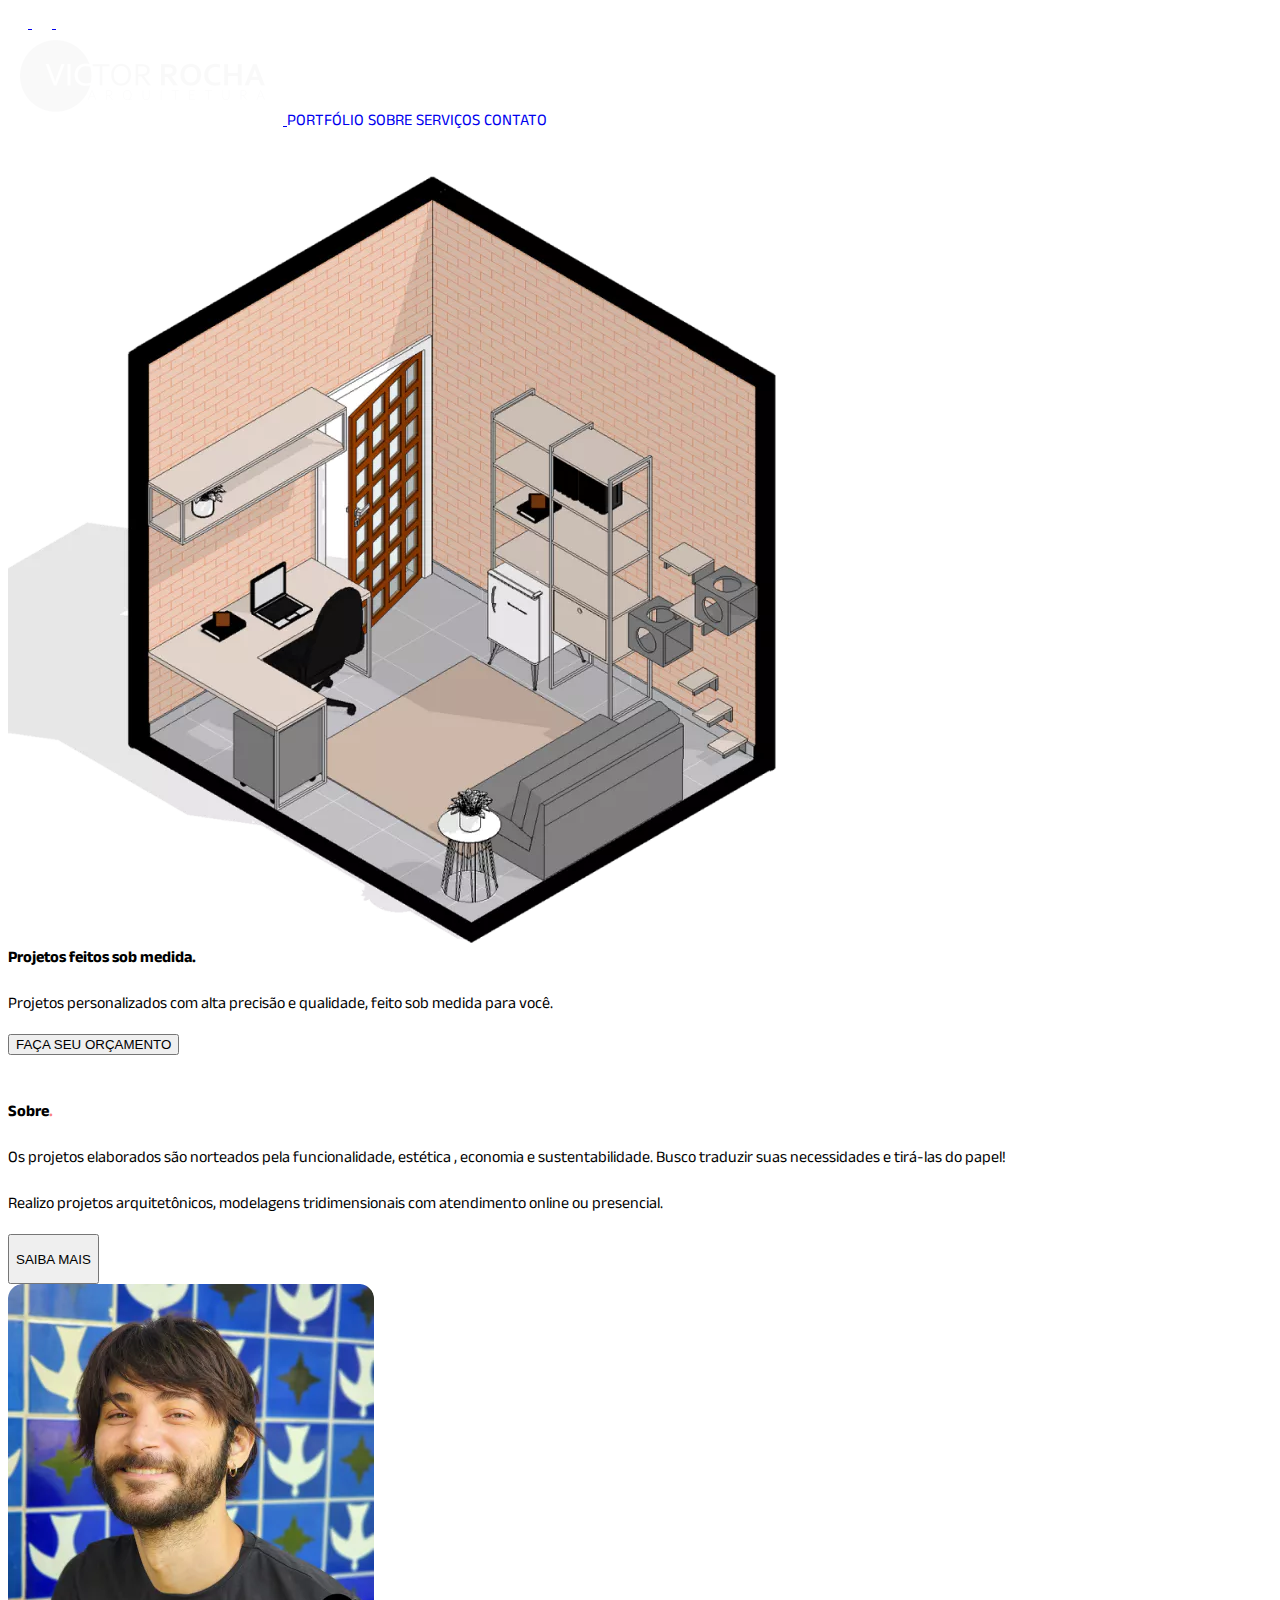
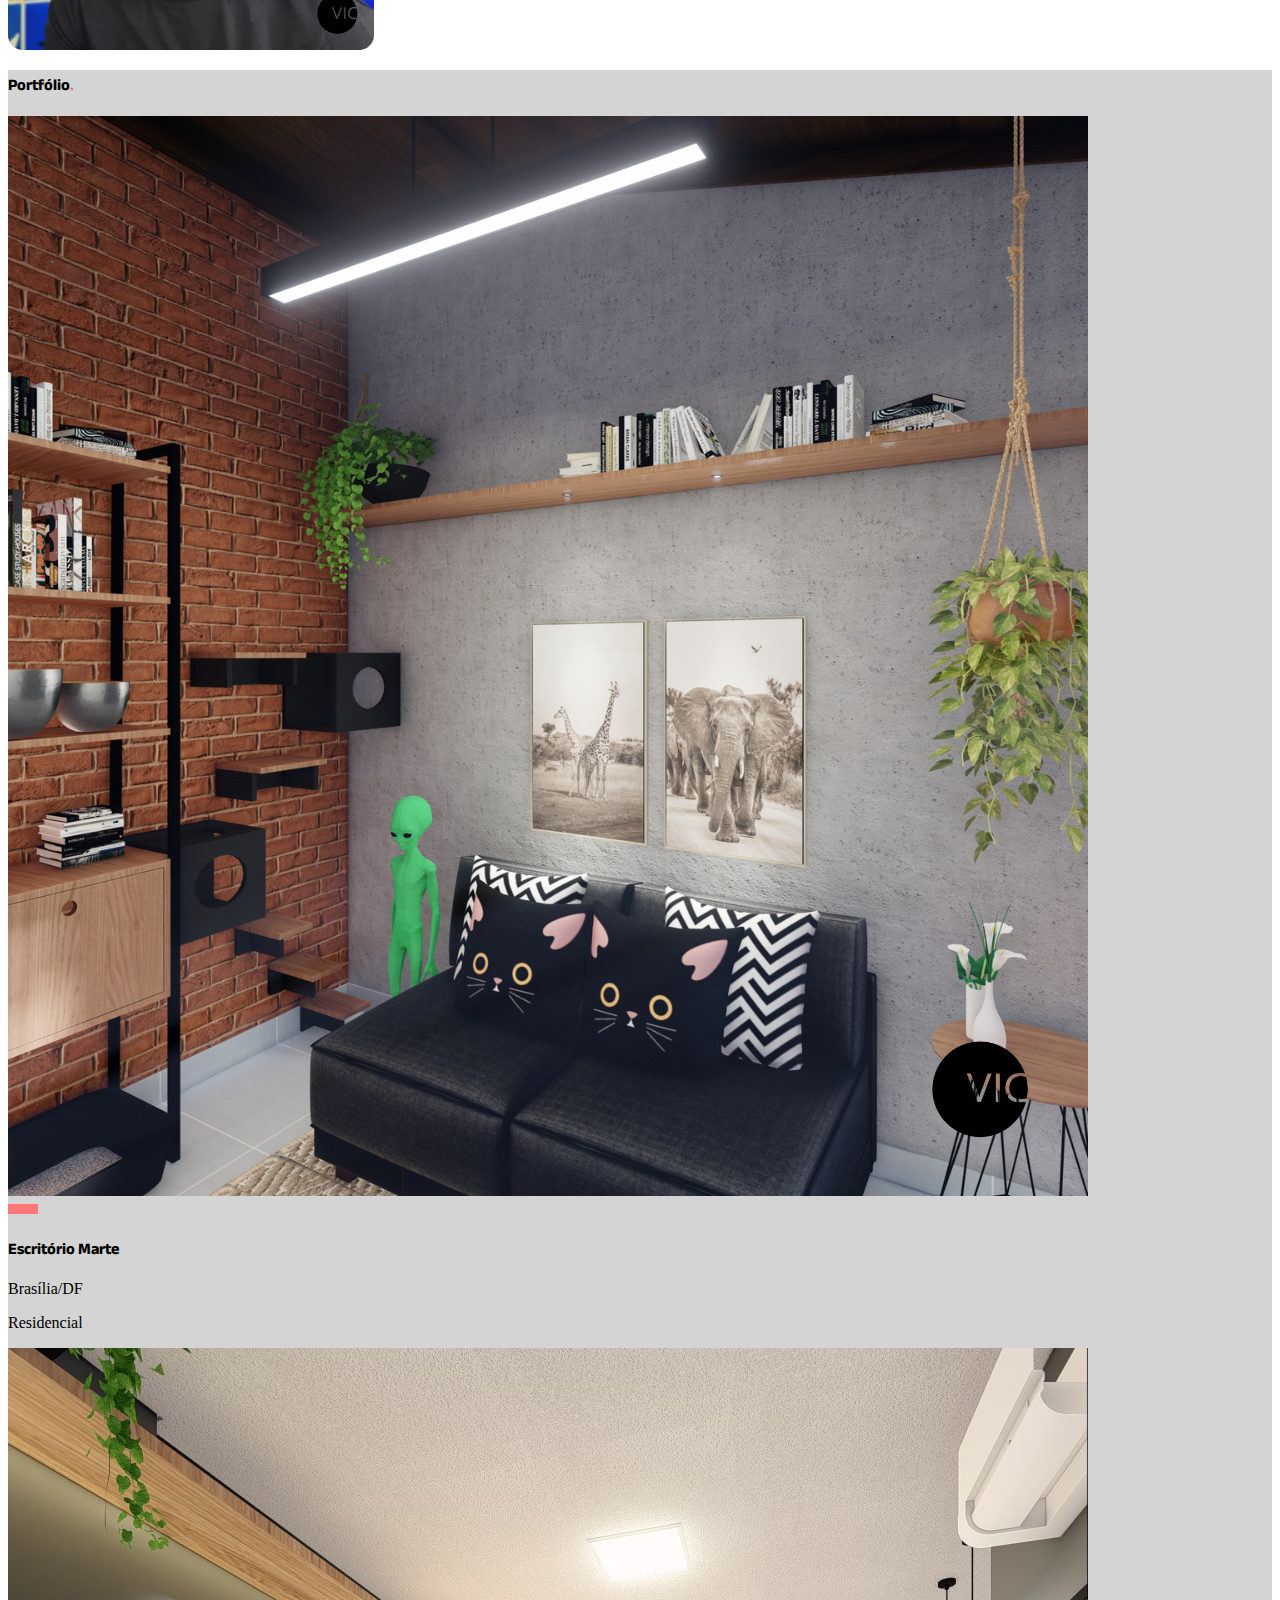
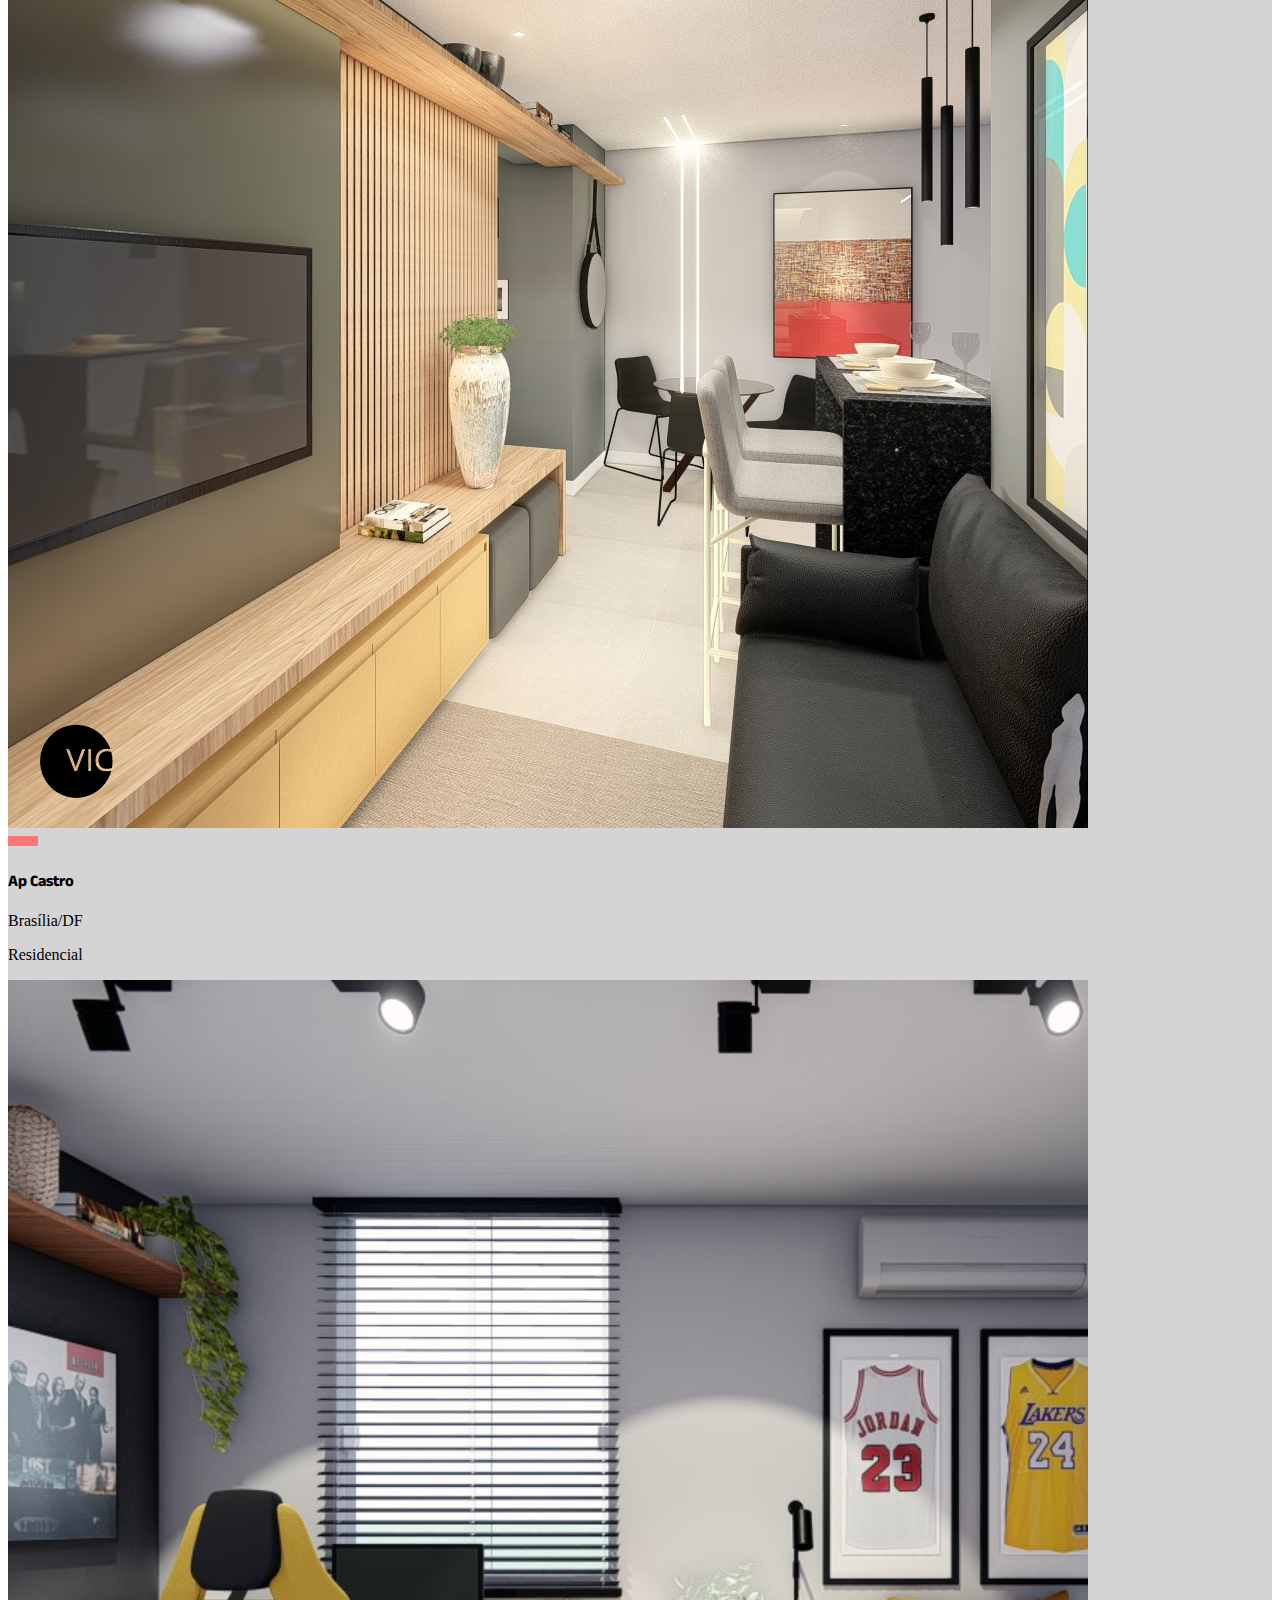
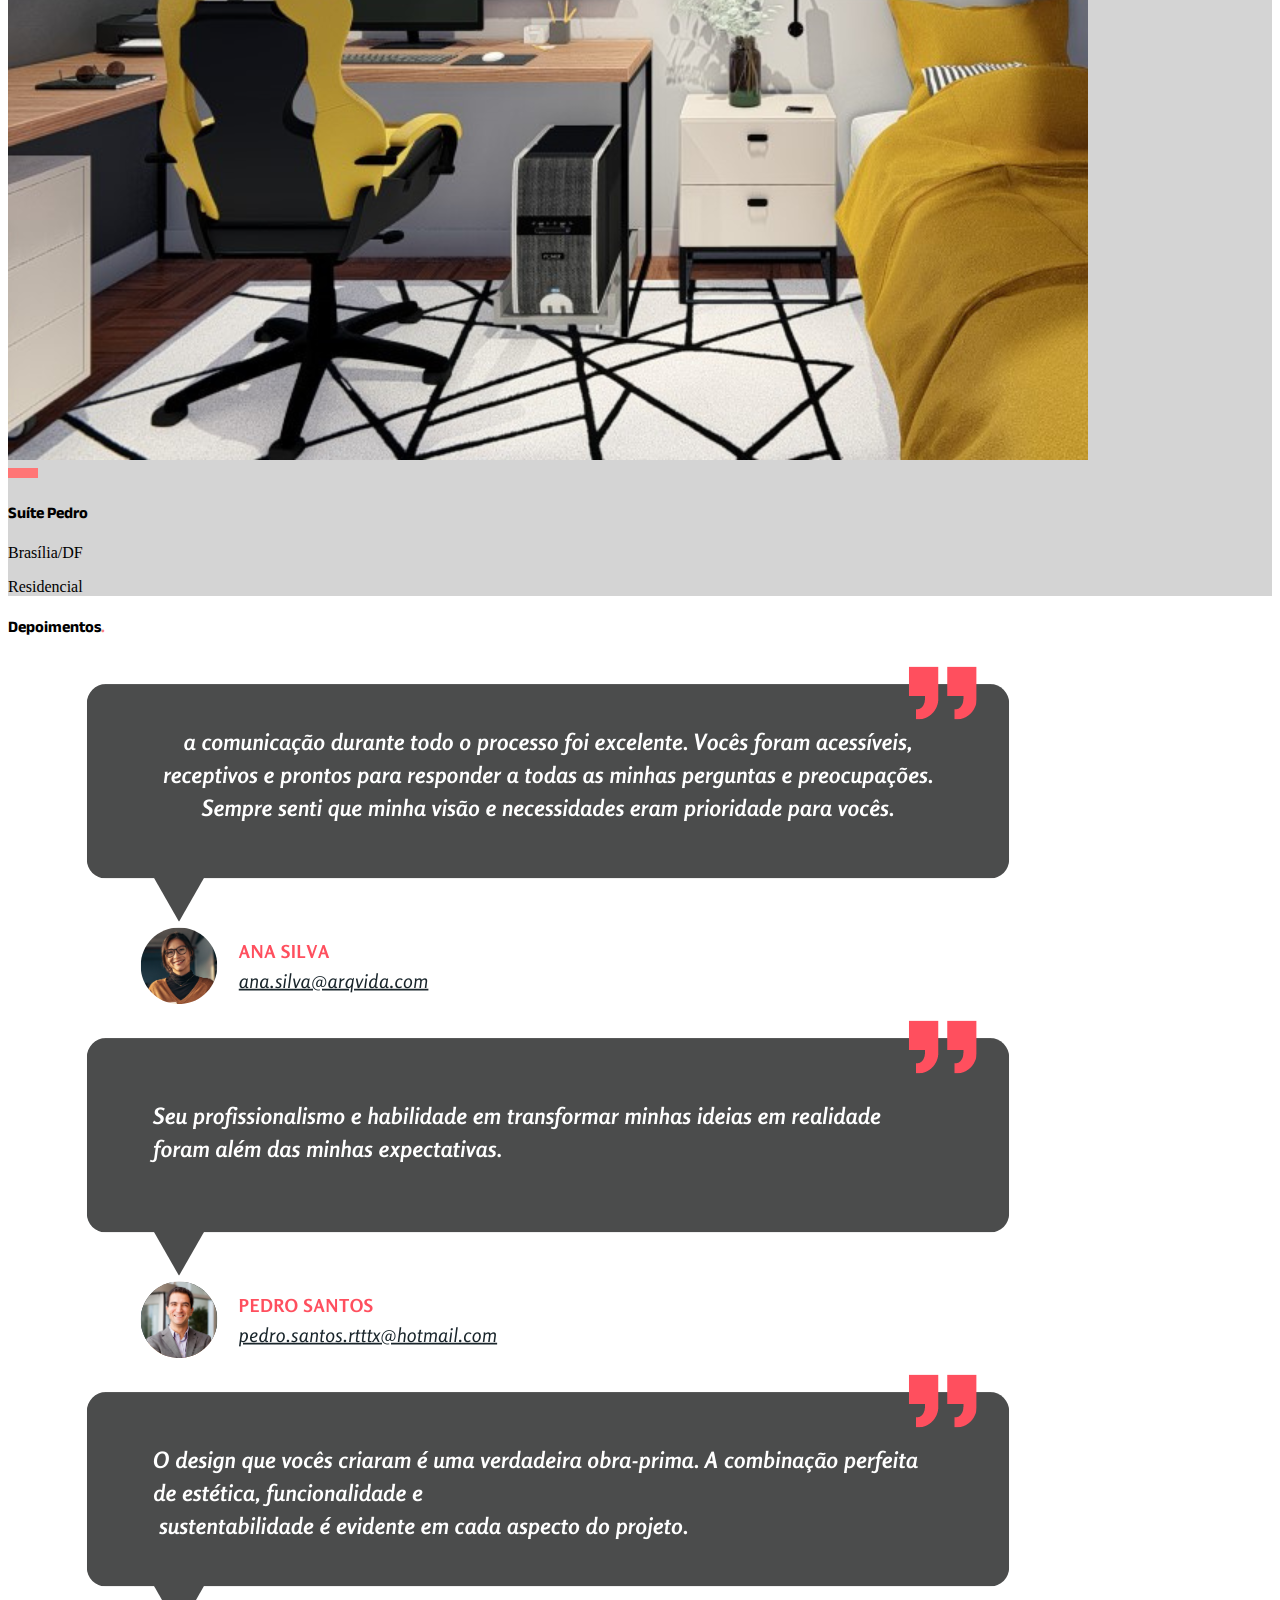
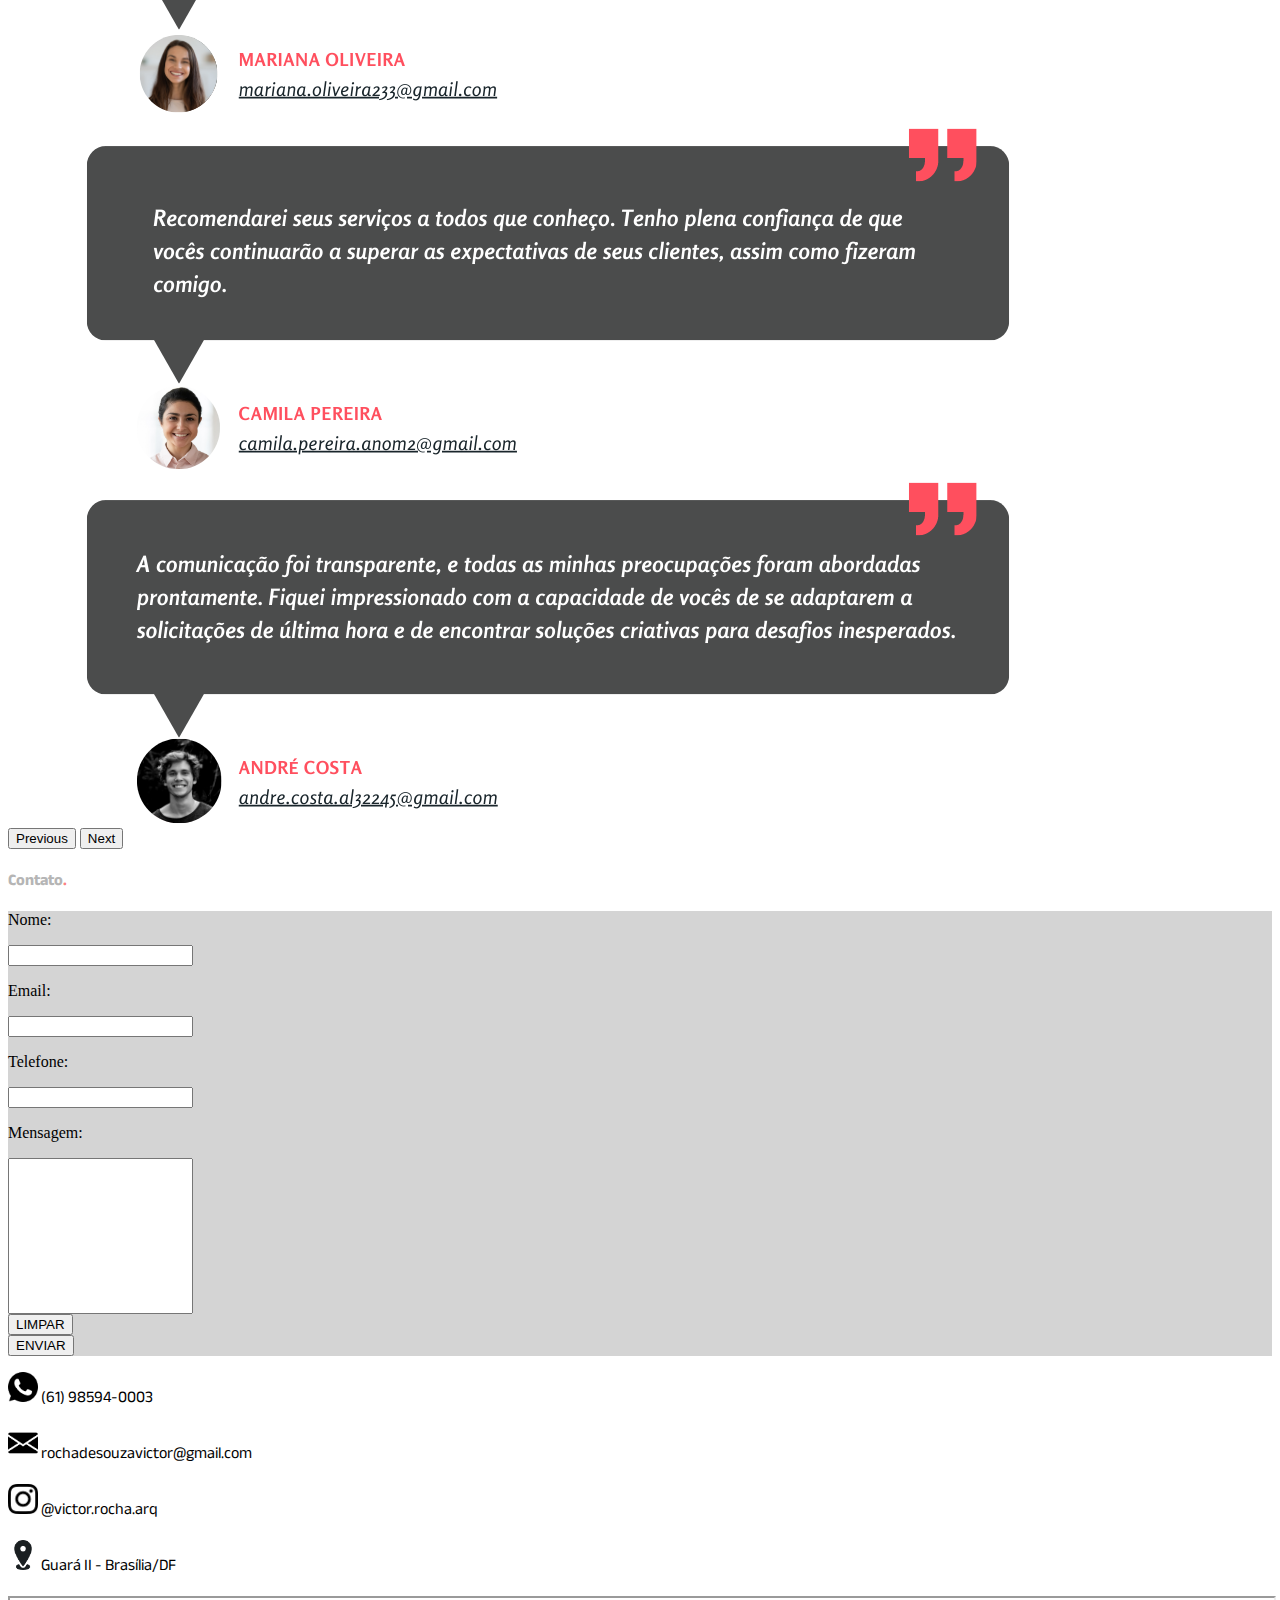
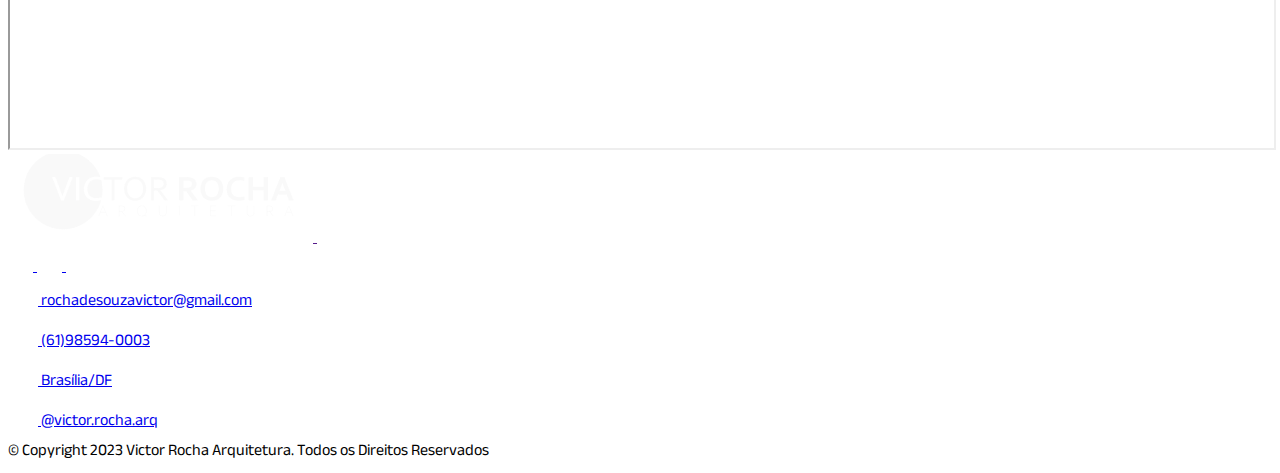
<file: index.html>
<!DOCTYPE html>
<html lang="pt-BR">

<head>
    <meta charset="UTF-8">
    <meta http-equiv="X-UA-Compatible">
    <meta name="viewport" content="width=device-width, initial-scale=1.0">
    <!-- BOOTSTRAP  -->
    <link href="https://cdn.jsdelivr.net/npm/bootstrap@5.3.0-alpha3/dist/css/bootstrap.min.css" rel="stylesheet"
        integrity="sha384-KK94CHFLLe+nY2dmCWGMq91rCGa5gtU4mk92HdvYe+M/SXH301p5ILy+dN9+nJOZ" crossorigin="anonymous">
    <style>
        @import url('https://fonts.googleapis.com/css2?family=Anek+Bangla:wght@700&display=swap');
        /* style="font-family: 'Anek Bangla', sans-serif; font-weight: bold" */
        @import url('https://fonts.googleapis.com/css2?family=Anek+Bangla&display=swap');
        /* style="font-family: 'Anek Bangla', sans-serif" */
    </style>
    <link href="./style.css" rel="stylesheet">
    <title>Victor Rocha Arquitetura</title>
</head>

<body>

    <!-- menu01  -->
    <nav class="navbar bg-dark" id="topo">
        <div class="container d-flex justify-content-end">
            <a href="https://wa.me/5561985940003" target="_blank">
                <img src="./public/external/whatsapp_icon2_branco.png" alt="whatsapp" width="20" height="20"
                    class="me-2 hovericon">
            </a>
            <a href="https://www.instagram.com/victor.rsou/" target="_blank">
                <img src="./public/external/instagram_icon2_branco.png" alt="instagram" width="20" height="20"
                    class="me-2 hovericon">
            </a>
            <a href="https://github.com/victorrsou" target="_blank">
                <img src="./public/external/github_icon_branco.png" alt="github" width="20" height="20"
                    class="me-3 hovericon">
            </a>
        </div>
    </nav>

    <!-- menu02  -->
    <nav class="navbar bg-dark p-0">
        <div class="container">
            <a class="navbar-brand" href="#">
                <img src="./public/external/logo.png" alt="Logo" class="d-inline-block align-text-top hoverlogo">
                <a class="navbar-brand text-white fs-4 menuhover" href="./paginas/portfolio.html">PORTFÓLIO</a>
                <a class="navbar-brand text-white fs-4 menuhover" href="./paginas/sobre.html">SOBRE</a>
                <a class="navbar-brand text-white fs-4 menuhover" href="./paginas/servicos.html">SERVIÇOS</a>
                <a class="navbar-brand text-white fs-4 menuhover" href="./paginas/contato.html">CONTATO</a>
            </a>
        </div>
    </nav>

    <!-- CONTEUDO -->

    <div class="row align-items-center mx-auto bg-dark" style="height: 99vh;">
        <div class="col-md-6">
            <img src="./public/external/capa.png" alt="capa">
        </div>
        <div class="col-md-6">
            <div class="container pb-5 mb-5" style="width: 65%; transform: translateY(-80px);">
                <p class="text-white display-4" style="font-family: 'Anek Bangla', sans-serif; font-weight: bold;">
                    Projetos feitos sob medida.
                </p>
                <p class="text-secondary h1" style="font-family: 'Anek Bangla', sans-serif;">
                    Projetos personalizados com alta precisão e qualidade, feito sob medida para você.
                </p>
                <a href="https://wa.me/5561985940003" target="_blank">
                    <button type="button" class="btn btn-danger btn-lg w-100 mt-5">FAÇA SEU
                        ORÇAMENTO</button>
                </a>
            </div>
        </div>
    </div>

    <!-- SOBRE  -->
    <br>
    <br>
    <br>

    <div class="container text-center pb-5">
        <div class="row align-items-center p-5">
            <div class="col-md-7">
                <!-- TITULO -->
                <div class="container pt-4">
                    <p class="display-5 text-start" style="font-family: 'Anek Bangla', sans-serif; font-weight: bold;">
                        Sobre<span style="color: rgba(249, 56, 56, 0.646)">.</span></p>
                </div>
                <div class="lh-base text-secondary h5"
                    style="text-align: justify; font-family: 'Anek Bangla', sans-serif">
                    <p>Os projetos elaborados são norteados pela funcionalidade, estética , economia e sustentabilidade.
                        Busco traduzir suas necessidades e tirá-las do papel!</p>

                    <p>Realizo projetos arquitetônicos, modelagens tridimensionais com atendimento online ou presencial.
                    </p>
                </div>
                <a href="./paginas/sobre.html">
                    <button type="button" class="btn btn-danger btn-lg w-50 mt-5" style="height: 50px;">SAIBA
                        MAIS</button>
                </a>
            </div>
            <div class="col-md-5 align-items-start">
                <a href="./paginas/sobre.html">
                    <img src="./public/external/apresentacao.png" alt="apresentacao"
                        class="img-fluid mx-auto d-block hoverimagem">
                </a>
            </div>
        </div>
    </div>
    </div>

    <!-- PORTFÓLIO  -->
    <div class="container abaservicos rounded pt-0 p-3">
        <div class="container pt-4">
            <p class="display-5 text-start text-white ms-5"
                style="font-family: 'Anek Bangla', sans-serif; font-weight: bold;">
                Portfólio<span style="color: rgba(249, 56, 56, 0.646)">.</span></p>
        </div>
        <div class="row">
            <div class="col-md-4">
                <a href="./paginas/escritorio_marte.html">
                    <div class="d-flex justify-content-center">
                        <img src="./public/escritoriomarte/1.png" alt="escritorio_marte"
                            class="rounded w-75 hoverimagem">
                    </div>
                </a>
                <div class="row">
                    <div class="col-md-2">
                        <img src="./public/external/Rectangle 5.png" alt="retangulo" class="ms-5"
                            style="height: 10px; width: 30px;">
                    </div>
                    <div class="col-md-10">
                        <p class="h3 ms-3 mb-0 text-start lh-1"
                            style="font-family: 'Anek Bangla', sans-serif; font-weight: bold;">Escritório Marte</p>
                        <p class="text-secondary ms-3 h5 mb-0 text-start lh-1">Brasília/DF</p>
                        <p class="text-secondary ms-3 h5 mt-0 text-start lh-1">Residencial</p>
                    </div>
                </div>
            </div>
            <div class="col-md-4">
                <a href="./paginas/ap_castro.html">
                    <div class="d-flex justify-content-center">
                        <img src="./public/apecastro/apcastro1 (1).png" alt="ap_castro"
                            class="rounded w-75 hoverimagem">
                    </div>
                </a>
                <div class="row">
                    <div class="col-md-2">
                        <img src="./public/external/Rectangle 5.png" alt="retangulo" class="ms-5"
                            style="height: 10px; width: 30px;">
                    </div>
                    <div class="col-md-10">
                        <p class="h3 ms-3 mb-0 text-start lh-1"
                            style="font-family: 'Anek Bangla', sans-serif; font-weight: bold;">Ap Castro</p>
                        <p class="text-secondary ms-3 h5 mb-0 text-start lh-1">Brasília/DF</p>
                        <p class="text-secondary ms-3 h5 mt-0 text-start lh-1">Residencial</p>
                    </div>
                </div>
            </div>
            <div class="col-md-4">
                <a href="./paginas/suite_pedro.html">
                    <div class="d-flex justify-content-center">
                        <img src="./public/suitepedro/1.png" alt="suite_pedro" class="rounded w-75 hoverimagem">
                    </div>
                </a>
                <div class="row">
                    <div class="col-md-2">
                        <img src="./public/external/Rectangle 5.png" alt="retangulo" class="ms-5"
                            style="height: 10px; width: 30px;">
                    </div>
                    <div class="col-md-10">
                        <p class="h3 ms-3 mb-0 text-start lh-1"
                            style="font-family: 'Anek Bangla', sans-serif; font-weight: bold;">Suíte Pedro</p>
                        <p class="text-secondary ms-3 h5 mb-0 text-start lh-1">Brasília/DF</p>
                        <p class="text-secondary ms-3 h5 mt-0 text-start lh-1">Residencial</p>
                    </div>
                </div>
            </div>
        </div>
    </div>

    <!-- DEPOIMENTOS  -->
    <div class="container text-center pb-0 mt-3">
        <!-- TITULO DEPOIMENTOS-->
        <p class="display-5 text-center" style="font-family: 'Anek Bangla', sans-serif; font-weight: bold;">
            Depoimentos<span style="color: rgba(249, 56, 56, 0.646)">.</span></p>
    </div>
    <div id="carouselreview" class="carousel slide w-75 mx-auto mt-0 pt-0">
        <div class="carousel-inner">
          <div class="carousel-item active">
            <img src="./public/external/depo1.png" class="d-block w-100" alt="depoimento1">
          </div>
          <div class="carousel-item">
            <img src="./public/external/depo2.png" class="d-block w-100" alt="depoimento2">
          </div>
          <div class="carousel-item">
            <img src="./public/external/depo3.png" class="d-block w-100" alt="depoimento3">
          </div>
          <div class="carousel-item">
            <img src="./public/external/depo4.png" class="d-block w-100" alt="depoimento4">
          </div>
          <div class="carousel-item">
            <img src="./public/external/depo5.png" class="d-block w-100" alt="depoimento5">
          </div>
        </div>
        <button class="carousel-control-prev" type="button" data-bs-target="#carouselreview" data-bs-slide="prev">
          <span class="carousel-control-prev-icon" aria-hidden="true"></span>
          <span class="visually-hidden">Previous</span>
        </button>
        <button class="carousel-control-next" type="button" data-bs-target="#carouselreview" data-bs-slide="next">
          <span class="carousel-control-next-icon" aria-hidden="true"></span>
          <span class="visually-hidden">Next</span>
        </button>
      </div>


    <div class="container text-start pb-4">

        <!-- TITULO -->
        <div class="container pt-4">
            <p class="display-5 text-start"
                style="font-family: 'Anek Bangla', sans-serif; font-weight: bold; color: rgb(181, 181, 181)">
                Contato<span style="color: rgba(249, 56, 56, 0.646)">.</span></p>
        </div>
        <div class="row">
            <div class="col-md-6 rounded abaservicos pe-5 ps-5 pb-5 pt-4">
                <p class="mb-0 text-secondary">Nome: </p>
                <div class="input-group flex-nowrap mt-1 mb-3">
                    <input type="text" class="form-control" aria-label="Username" aria-describedby="addon-wrapping">
                </div>
                <p class="mb-0 text-secondary">Email: </p>
                <div class="input-group flex-nowrap mt-1 mb-3">
                    <input type="text" class="form-control" aria-label="Username" aria-describedby="addon-wrapping">
                </div>
                <p class="mb-0 text-secondary">Telefone: </p>
                <div class="input-group flex-nowrap mt-1 mb-3">
                    <input type="text" class="form-control" aria-label="Username" aria-describedby="addon-wrapping">
                </div>
                <p class="mb-0 text-secondary">Mensagem: </p>
                <div class="input-group flex-nowrap mb-0 mt-1">

                    <!-- FALTA AJUSTAR PONTEIRO DO BOX MENSAGEM  -->

                    <input type="text" class="form-control align-text-top" style="height: 150px;" aria-label="Username"
                        aria-describedby="addon-wrapping">
                </div>
                <div class="row">
                    <div class="col-md-6">
                        <button type="button" class="btn btn-danger btn-lg w-100 mt-5">LIMPAR</button>
                    </div>
                    <div class="col-md-6">
                        <button type="button" class="btn btn-danger btn-lg w-100 mt-5">ENVIAR</button>
                    </div>
                </div>
            </div>
            <div class="col-md-6 ps-5 pt-3">
                <p class="mb-2 h5 pb-2" style="font-family: 'Anek Bangla', sans-serif" href="#">
                    <img src="./public/external/whatsapp_icon_preto.png" alt="Logo" width="30" height="30"
                        class="ms-1 me-2">
                    (61) 98594-0003
                </p>

                <p class="mb-2 h5 pb-2" style="font-family: 'Anek Bangla', sans-serif" href="#">
                    <img src="./public/external/email_icon_preto.png" alt="Logo" width="30" height="30"
                        class="ms-1 me-2">
                    rochadesouzavictor@gmail.com
                </p>

                <p class="mb-2 h5 pb-2" style="font-family: 'Anek Bangla', sans-serif" href="#">
                    <img src="./public/external/instagram_icon2_preto.png" alt="Logo" width="30" height="30"
                        class="ms-1 me-2">
                    @victor.rocha.arq
                </p>

                <p class="mb-2 h5 pb-2" style="font-family: 'Anek Bangla', sans-serif" href="#">
                    <img src="./public/external/localizacao_icon_preto.png" alt="Logo" width="30" height="30"
                        class="ms-1 me-2">
                    Guará II - Brasília/DF
                </p>

                <!-- GOOGLE MAPS  -->
                <iframe
                    src="https://maps.google.com/maps?width=100%25&amp;height=600&amp;hl=en&amp;q=Bras%C3%ADlia%20DF,%20Guar%C3%A1%20II,%20QE%2038,%20Conjunto%20B+(Victor%20Rocha%20Arquitetura)&amp;t=&amp;z=18&amp;ie=UTF8&amp;iwloc=B&amp;output=embed"
                    width="100%" height="66%" class="rounded"></iframe>

            </div>
        </div>
    </div>



    <!-- FOOTER -->
    <footer>
        <!-- MENU01FOOTER -->
        <nav class="navbar bg-dark p-0">
            <div class="container">
                <a class="col" href="">
                    <img src="./public/external/logonegativa 6.png" alt="logo">
                </a>
                <a class="col" href="#topo">
                    <img src="./public/external/setacima_icon.png" alt="setacima" width="35" height="35"
                        class="hovericon">
                </a>
                <div>
                    <a href="https://wa.me/5561985940003" target="_blank">
                        <img src="./public/external/whatsapp_icon2_branco.png" alt="whatsapp" width="25" height="25"
                            class="me-2 hovericon">
                    </a>
                    <a href="https://www.instagram.com/victor.rsou/" target="_blank">
                        <img src="./public/external/instagram_icon2_branco.png" alt="instagram" width="25" height="25"
                            class="me-2 hovericon">
                    </a>
                    <a href="https://github.com/victorrsou" target="_blank">
                        <img src="./public/external/github_icon_branco.png" alt="github" width="25" height="25"
                            class="hovericon">
                    </a>
                </div>
            </div>
        </nav>
        <!-- MENU02FOOTER -->
        <nav class="navbar bg-dark ps-5">
            <div class="container">
                <a class="navbar-brand text-white fs-6" style="font-family: 'Anek Bangla', sans-serif" href="#">
                    <img src="./public/external/email_icon_branco.png" alt="Logo" width="30" height="30"
                        class="d-inline-block align-text-top ms-3 ">
                    rochadesouzavictor@gmail.com
                </a>
            </div>
            <div class="container">
                <a class="navbar-brand text-white fs-6" style="font-family: 'Anek Bangla', sans-serif" href="#">
                    <img src="./public/external/whatsapp_icon_branco.png" alt="Logo" width="30" height="30"
                        class="d-inline-block align-text-top ms-3 me-2">
                    (61)98594-0003
                </a>
            </div>
            <div class="container">
                <a class="navbar-brand text-white fs-6" style="font-family: 'Anek Bangla', sans-serif" href="#">
                    <img src="./public/external/localizacao_icon_branco.png" alt="Logo" width="30" height="30"
                        class="d-inline-block align-text-top ms-3 me-2">
                    Brasília/DF
                </a>
            </div>
            <div class="container">
                <a class="navbar-brand text-white fs-6" style="font-family: 'Anek Bangla', sans-serif" href="#">
                    <img src="./public/external/instagram_icon_branco.png" alt="Logo" width="30" height="30"
                        class="d-inline-block align-text-top ms-3 me-2">
                    @victor.rocha.arq
                </a>
            </div>
        </nav>
        <nav class="navbar bg-dark">
            <div class="container d-flex justify-content-center align-items-center">
                <span class="text-white fs-6" style="font-family: 'Anek Bangla', sans-serif">
                    © Copyright 2023 Victor Rocha Arquitetura. Todos os Direitos Reservados
                </span>
            </div>
        </nav>

    </footer>



</body>
<!-- JAVASCRIPT BOOTSTRAP -->
<script src="https://cdn.jsdelivr.net/npm/bootstrap@5.3.0-alpha3/dist/js/bootstrap.bundle.min.js"
    integrity="sha384-ENjdO4Dr2bkBIFxQpeoTz1HIcje39Wm4jDKdf19U8gI4ddQ3GYNS7NTKfAdVQSZe"
    crossorigin="anonymous"></script>

</html>
</file>
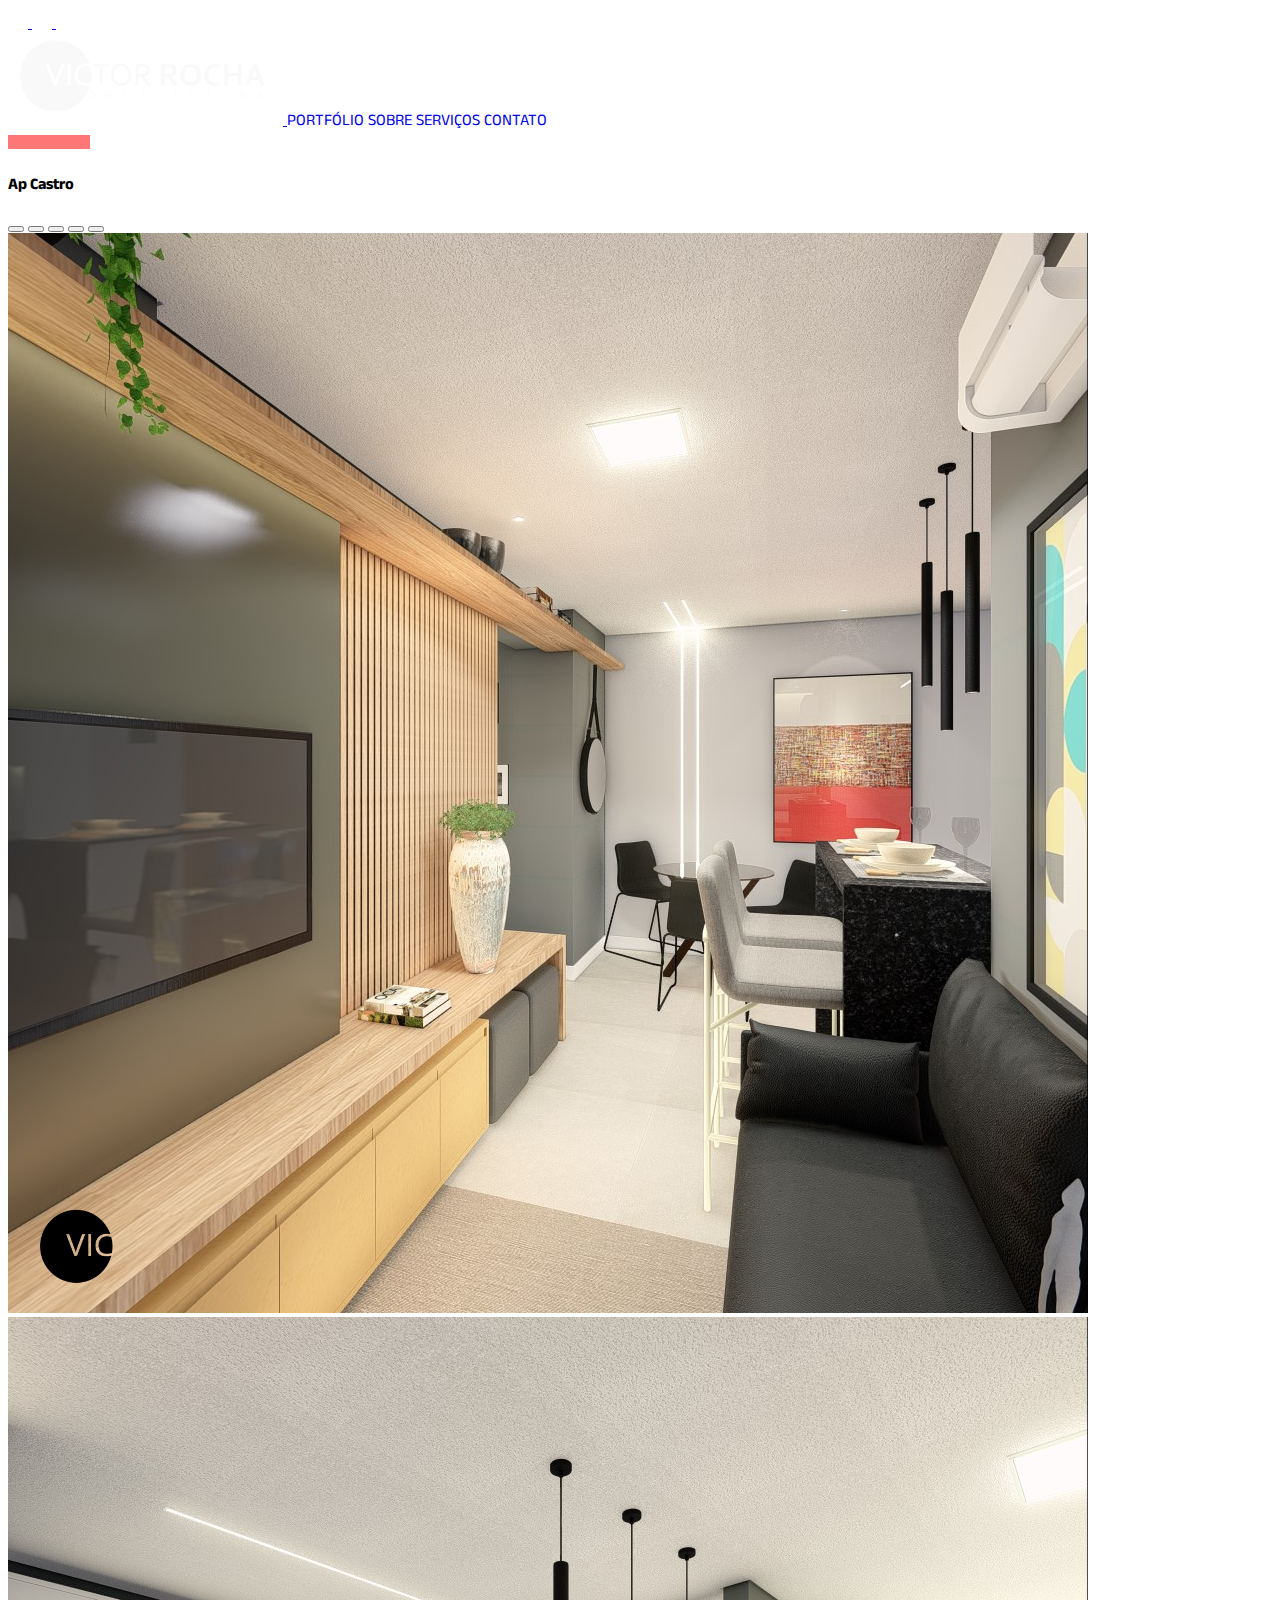
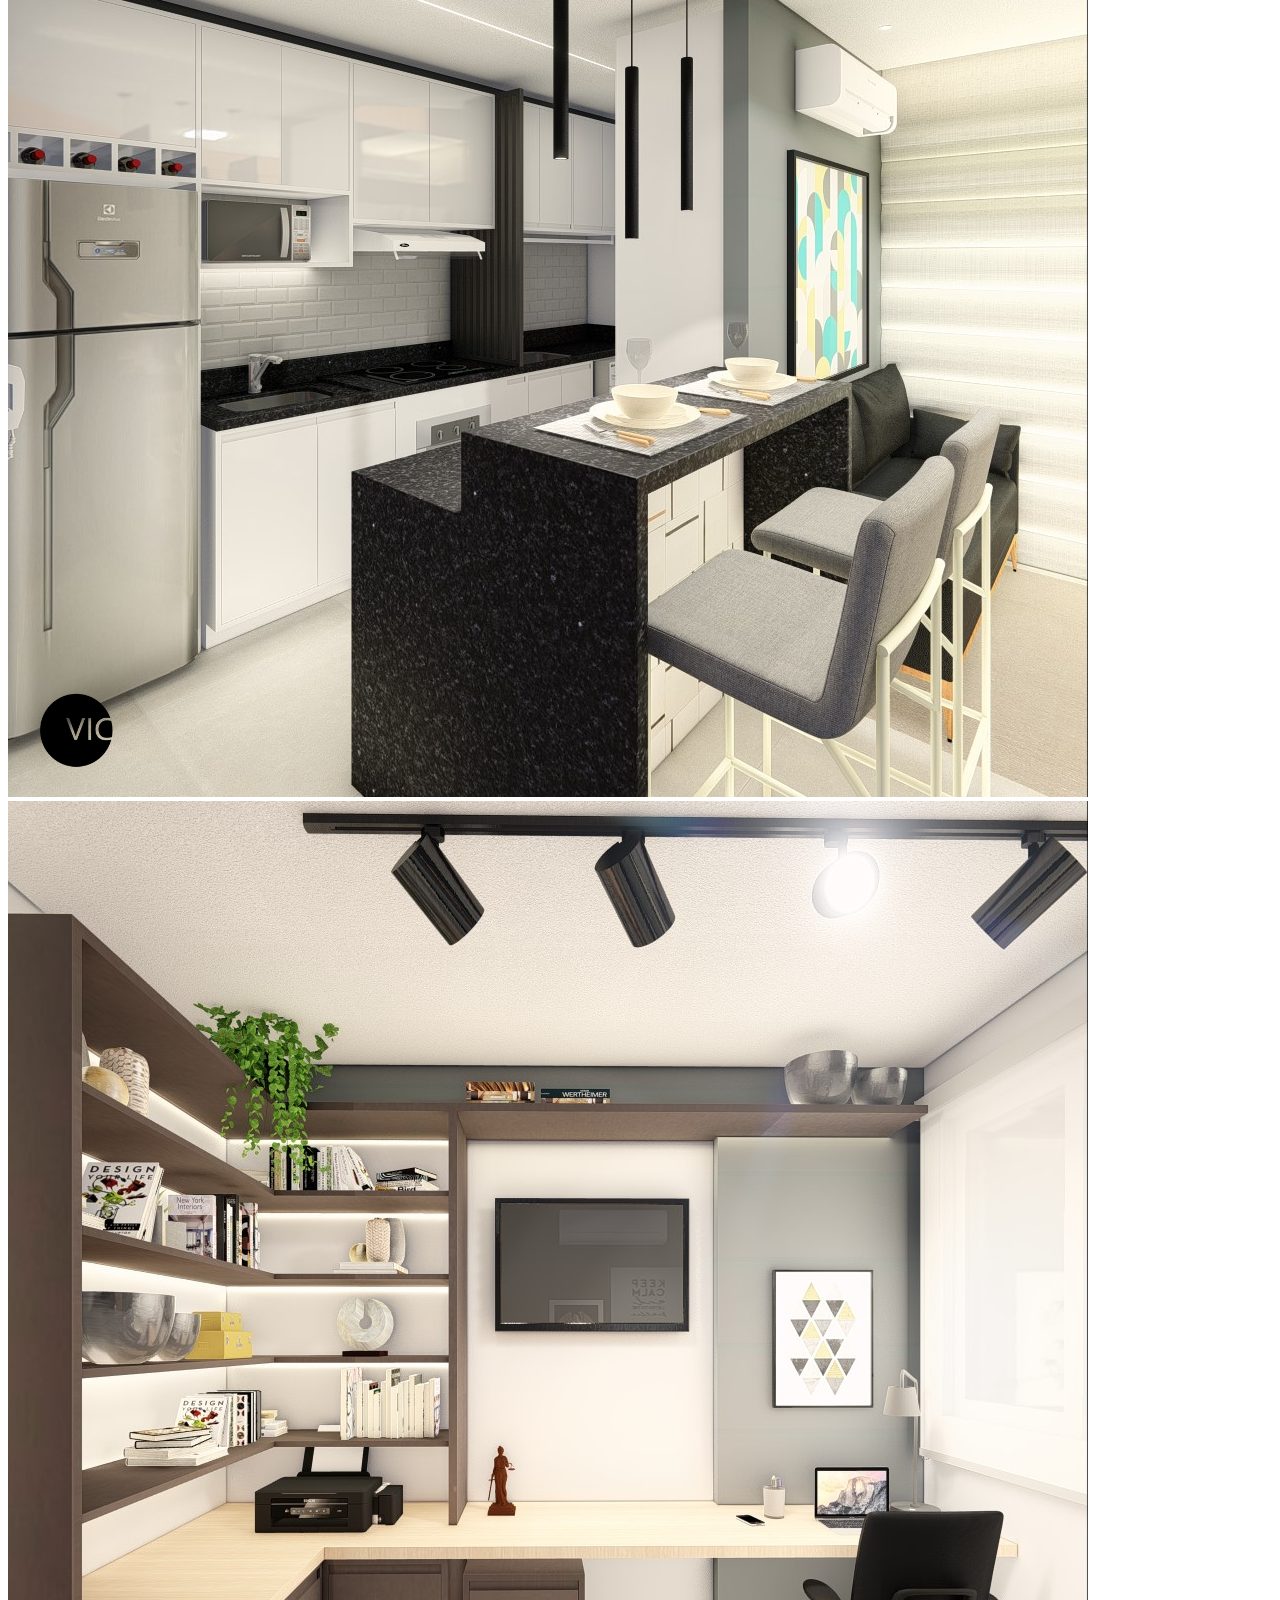
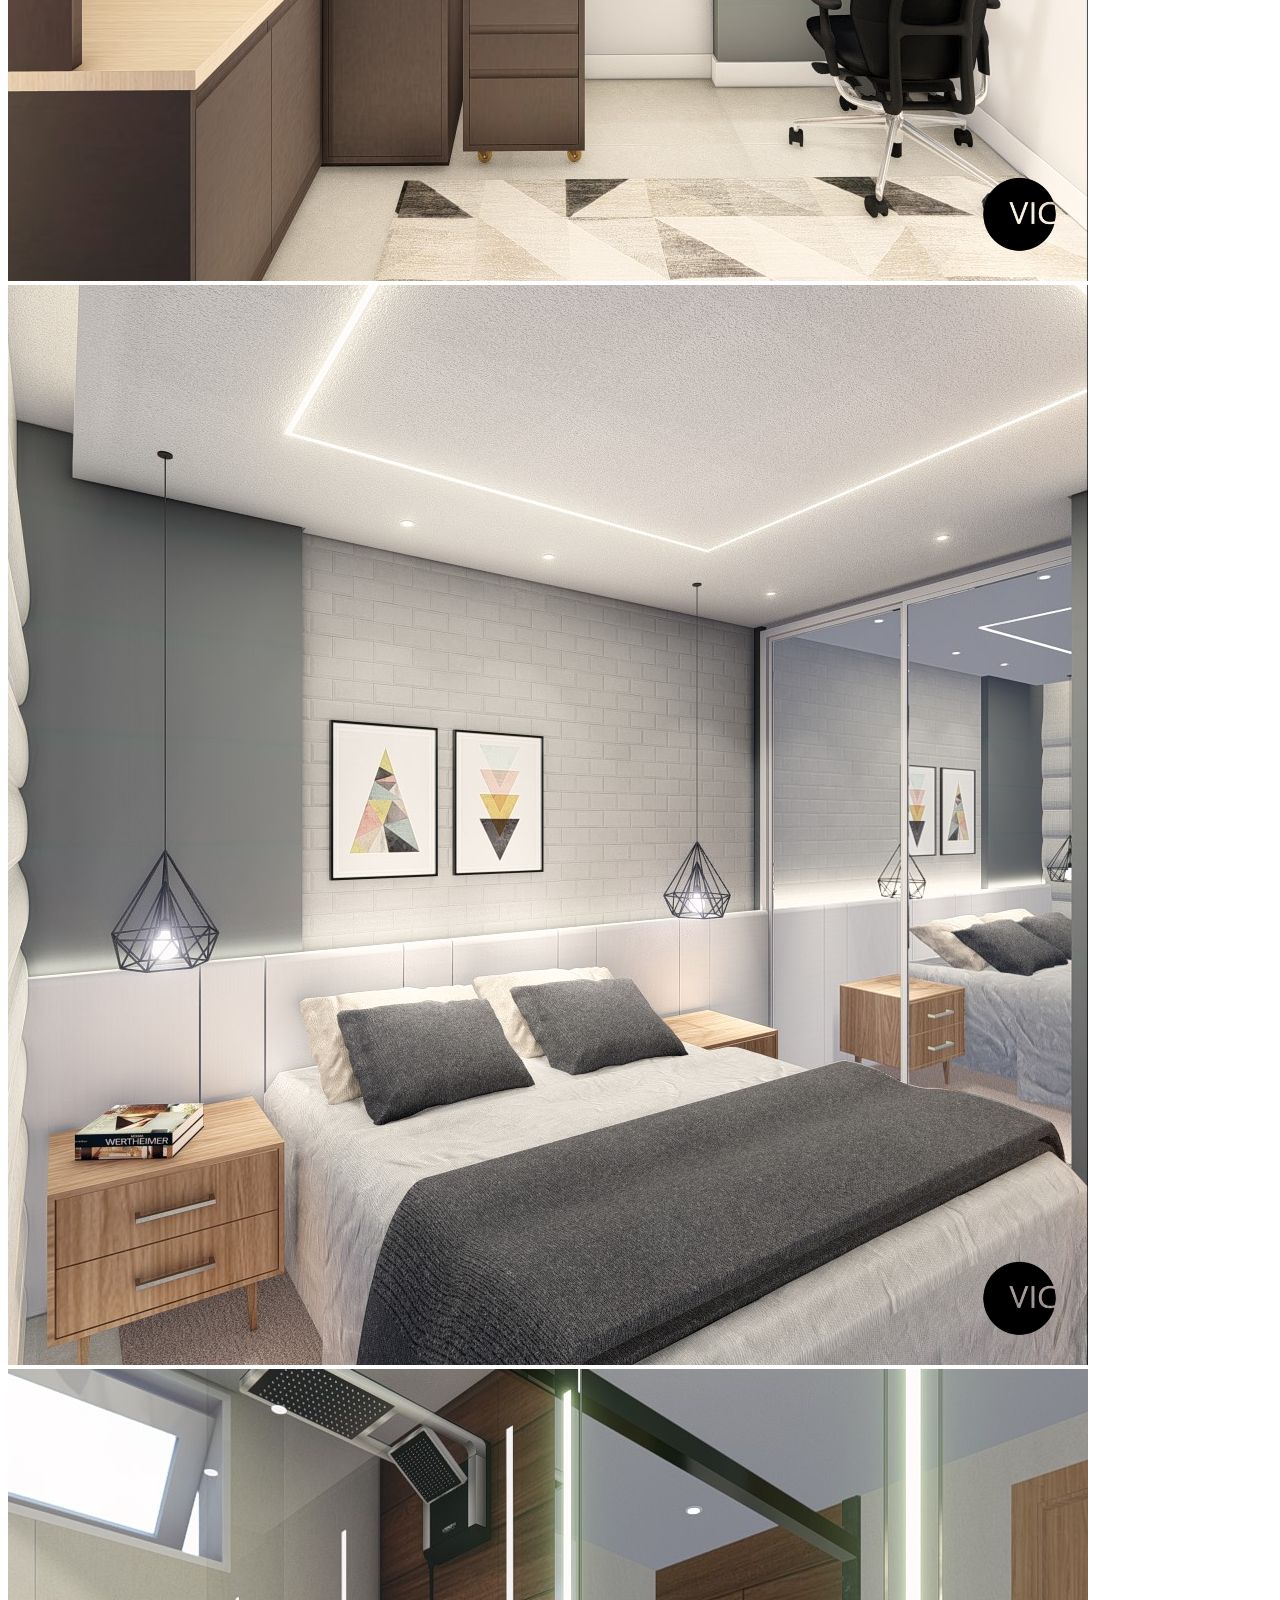
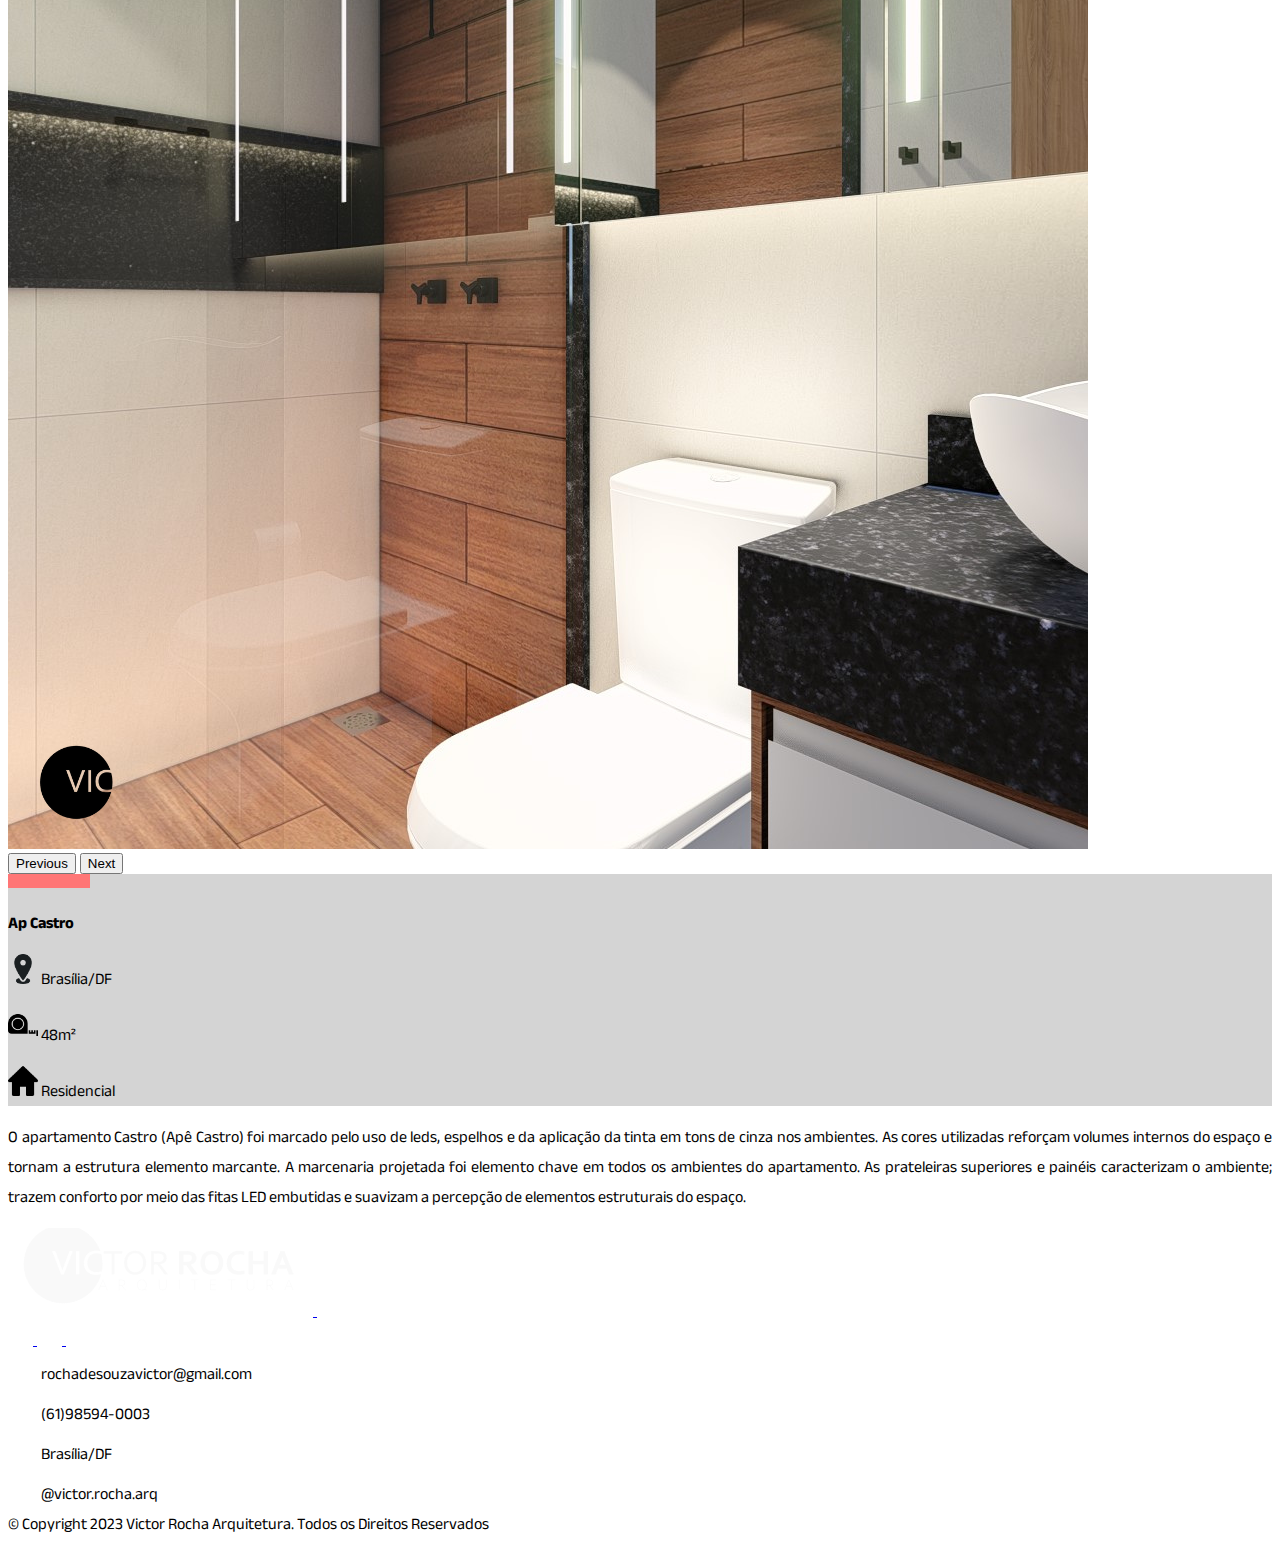
<file: paginas/ap_castro.html>
<!DOCTYPE html>
<html lang="pt-BR">

<head>
    <meta charset="UTF-8">
    <meta http-equiv="X-UA-Compatible">
    <meta name="viewport" content="width=device-width, initial-scale=1.0">
    <!-- BOOTSTRAP  -->
    <link href="https://cdn.jsdelivr.net/npm/bootstrap@5.3.0-alpha3/dist/css/bootstrap.min.css" rel="stylesheet"
        integrity="sha384-KK94CHFLLe+nY2dmCWGMq91rCGa5gtU4mk92HdvYe+M/SXH301p5ILy+dN9+nJOZ" crossorigin="anonymous">
    <style>
        @import url('https://fonts.googleapis.com/css2?family=Anek+Bangla:wght@700&display=swap');
        /* style="font-family: 'Anek Bangla', sans-serif; font-weight: bold" */
        @import url('https://fonts.googleapis.com/css2?family=Anek+Bangla&display=swap');
        /* style="font-family: 'Anek Bangla', sans-serif" */
    </style>
    <link href="../style.css" rel="stylesheet">
    <title>Ap Castro | Victor Rocha Arquitetura</title>
</head>

<body>

    <!-- menu01  -->
    <nav class="navbar bg-dark" id="topo">
        <div class="container d-flex justify-content-end">
            <a href="https://wa.me/5561985940003" target="_blank">
                <img src="../public/external/whatsapp_icon2_branco.png" alt="whatsapp" width="20" height="20"
                    class="me-2 hovericon">
            </a>
            <a href="https://www.instagram.com/victor.rsou/" target="_blank">
                <img src="../public/external/instagram_icon2_branco.png" alt="instagram" width="20" height="20"
                    class="me-2 hovericon">
            </a>
            <a href="https://github.com/victorrsou" target="_blank">
                <img src="../public/external/github_icon_branco.png" alt="github" width="20" height="20"
                    class="me-3 hovericon">
            </a>
        </div>
    </nav>

    <!-- menu02  -->
    <nav class="navbar bg-dark p-0">
        <div class="container">
            <a class="navbar-brand" href="../index.html">
                <img src="../public/external/logo.png" alt="Logo" class="d-inline-block align-text-top hoverlogo">
                <a class="navbar-brand text-white fs-4 menuhover" href="./portfolio.html">PORTFÓLIO</a>
                <a class="navbar-brand text-white fs-4 menuhover" href="./sobre.html">SOBRE</a>
                <a class="navbar-brand text-white fs-4 menuhover" href="./servicos.html">SERVIÇOS</a>
                <a class="navbar-brand text-white fs-4 menuhover" href="./contato.html">CONTATO</a>
            </a>
        </div>
    </nav>


    <!-- CONTEUDO -->

    <div class="container text-end pt-4 w-50 pe-0 mb-0">

        <!-- TITULO -->
        <div class="align-items-end">
            <img src="../public/external/Rectangle 5.png" alt="retangulo" class="mx-auto">

            <p class="display-6 text-end" style="font-family: 'Anek Bangla', sans-serif; font-weight: bold;">
                Ap Castro</p>
        </div>
    </div>

    <!-- CARROSSEL -->
    <div id="carouselExampleIndicators" class="carousel slide w-50 mx-auto">
        <div class="carousel-indicators">
            <button type="button" data-bs-target="#carouselExampleIndicators" data-bs-slide-to="0" class="active"
                aria-current="true" aria-label="Slide 1"></button>
            <button type="button" data-bs-target="#carouselExampleIndicators" data-bs-slide-to="1"
                aria-label="Slide 2"></button>
            <button type="button" data-bs-target="#carouselExampleIndicators" data-bs-slide-to="2"
                aria-label="Slide 3"></button>
            <button type="button" data-bs-target="#carouselExampleIndicators" data-bs-slide-to="3"
                aria-label="Slide 4"></button>
            <button type="button" data-bs-target="#carouselExampleIndicators" data-bs-slide-to="4"
                aria-label="Slide 5"></button>

        </div>
        <div class="carousel-inner rounded">
            <div class="carousel-item active">
                <img src="../public/apecastro/apcastro1 (1).png" class="d-block w-100" alt="escritorio_marte1">
            </div>
            <div class="carousel-item">
                <img src="../public/apecastro/apcastro2 (1).png" class="d-block w-100" alt="escritorio_marte2">
            </div>
            <div class="carousel-item">
                <img src="../public/apecastro/apcastro3 (1).png" class="d-block w-100" alt="escritorio_marte3">
            </div>
            <div class="carousel-item">
                <img src="../public/apecastro/apcastro4 (1).png" class="d-block w-100" alt="escritorio_marte4">
            </div>
            <div class="carousel-item">
                <img src="../public/apecastro/apcastro5 (1).png" class="d-block w-100" alt="escritorio_marte5">
            </div>
        </div>
        <button class="carousel-control-prev" type="button" data-bs-target="#carouselExampleIndicators"
            data-bs-slide="prev">
            <span class="carousel-control-prev-icon" aria-hidden="true"></span>
            <span class="visually-hidden">Previous</span>
        </button>
        <button class="carousel-control-next" type="button" data-bs-target="#carouselExampleIndicators"
            data-bs-slide="next">
            <span class="carousel-control-next-icon" aria-hidden="true"></span>
            <span class="visually-hidden">Next</span>
        </button>
    </div>

    <!-- CARTAO LATERAL PROJETO  -->
    <div class="container row mx-auto mt-4 mb-4">
        <div class="col-md-6 abaservicos rounded">
            <img src="../public/external/Rectangle 5.png" alt="retangulo" class="mx-auto mt-3 ms-3">

            <p class="display-6 text-start ms-3" style="font-family: 'Anek Bangla', sans-serif; font-weight: bold;">
                Ap Castro</p>
            <div class="container-fluid row pb-2">
                <div class="col-md-3">
                    <p class="mb-2 text-secondary" style="font-family: 'Anek Bangla', sans-serif">
                        <img src="../public/external/localizacao_icon_preto.png" alt="Logo" width="30" height="30"
                            class="me-0">
                        Brasília/DF
                    </p>
                </div>
                <div class="col-md-3">
                    <p class="mb-2 text-secondary" style="font-family: 'Anek Bangla', sans-serif">
                        <img src="../public/external/medida_icon.png" alt="Logo" width="30" height="30" class="me-0">
                        48m²
                    </p>
                </div>
                <div class="col-md-3">
                    <p class="mb-2 text-secondary" style="font-family: 'Anek Bangla', sans-serif">
                        <img src="../public/external/casa_icon.png" alt="Logo" width="30" height="30" class="me-0">
                        Residencial
                    </p>
                </div>
            </div>
        </div>
    </div>

    <!-- TEXTO PROJETO  -->
    <div class=" container w-75 pb-4 lh-lg" style="text-align: justify; font-family: 'Anek Bangla', sans-serif">
        <p>
            O apartamento Castro (Apê Castro) foi marcado pelo uso de leds, espelhos e da aplicação da tinta em tons de
            cinza nos ambientes. As cores utilizadas reforçam volumes internos do espaço e tornam a estrutura elemento
            marcante. A marcenaria projetada foi elemento chave em todos os ambientes do apartamento. As prateleiras
            superiores e painéis caracterizam o ambiente; trazem conforto por meio das fitas LED embutidas e suavizam a
            percepção de elementos estruturais do espaço.
        </p>
    </div>
    <!-- FOOTER -->
    <footer>
        <!-- MENU01FOOTER -->
        <nav class="navbar bg-dark p-0">
            <div class="container">
                <a class="col" href="#">
                    <img src="../public/external/logonegativa 6.png" alt="logo">
                </a>
                <a class="col" href="#topo">
                    <img src="../public/external/setacima_icon.png" alt="setacima" width="35" height="35"
                        class="hovericon">
                </a>
                <div>
                    <a href="https://wa.me/5561985940003" target="_blank">
                        <img src="../public/external/whatsapp_icon2_branco.png" alt="whatsapp" width="25" height="25"
                            class="me-2 hovericon">
                    </a>
                    <a href="https://www.instagram.com/victor.rsou/" target="_blank">
                        <img src="../public/external/instagram_icon2_branco.png" alt="instagram" width="25" height="25"
                            class="me-2 hovericon">
                    </a>
                    <a href="https://github.com/victorrsou" target="_blank">
                        <img src="../public/external/github_icon_branco.png" alt="github" width="25" height="25"
                            class="hovericon">
                    </a>
                </div>
            </div>
        </nav>
        <!-- MENU02FOOTER -->
        <nav class="navbar bg-dark ps-5">
            <div class="container">
                <a class="navbar-brand text-white fs-6" style="font-family: 'Anek Bangla', sans-serif">
                    <img src="../public/external/email_icon_branco.png" alt="Logo" width="30" height="30"
                        class="d-inline-block align-text-top ms-3 me-2">
                    rochadesouzavictor@gmail.com
                </a>
            </div>
            <div class="container">
                <a class="navbar-brand text-white fs-6" style="font-family: 'Anek Bangla', sans-serif">
                    <img src="../public/external/whatsapp_icon_branco.png" alt="Logo" width="30" height="30"
                        class="d-inline-block align-text-top ms-3 me-2">
                    (61)98594-0003
                </a>
            </div>
            <div class="container">
                <a class="navbar-brand text-white fs-6" style="font-family: 'Anek Bangla', sans-serif">
                    <img src="../public/external/localizacao_icon_branco.png" alt="Logo" width="30" height="30"
                        class="d-inline-block align-text-top ms-3 me-2">
                    Brasília/DF
                </a>
            </div>
            <div class="container">
                <a class="navbar-brand text-white fs-6" style="font-family: 'Anek Bangla', sans-serif">
                    <img src="../public/external/instagram_icon_branco.png" alt="Logo" width="30" height="30"
                        class="d-inline-block align-text-top ms-3 me-2">
                    @victor.rocha.arq
                </a>
            </div>
        </nav>
        <nav class="navbar bg-dark">
            <div class="container d-flex justify-content-center align-items-center">
                <span class="text-white fs-6" style="font-family: 'Anek Bangla', sans-serif">
                    © Copyright 2023 Victor Rocha Arquitetura. Todos os Direitos Reservados
                </span>
            </div>
        </nav>

    </footer>



</body>
<!-- JAVASCRIPT BOOTSTRAP -->
<script src="https://cdn.jsdelivr.net/npm/bootstrap@5.3.0-alpha3/dist/js/bootstrap.bundle.min.js"
    integrity="sha384-ENjdO4Dr2bkBIFxQpeoTz1HIcje39Wm4jDKdf19U8gI4ddQ3GYNS7NTKfAdVQSZe"
    crossorigin="anonymous"></script>

</html>
</file>
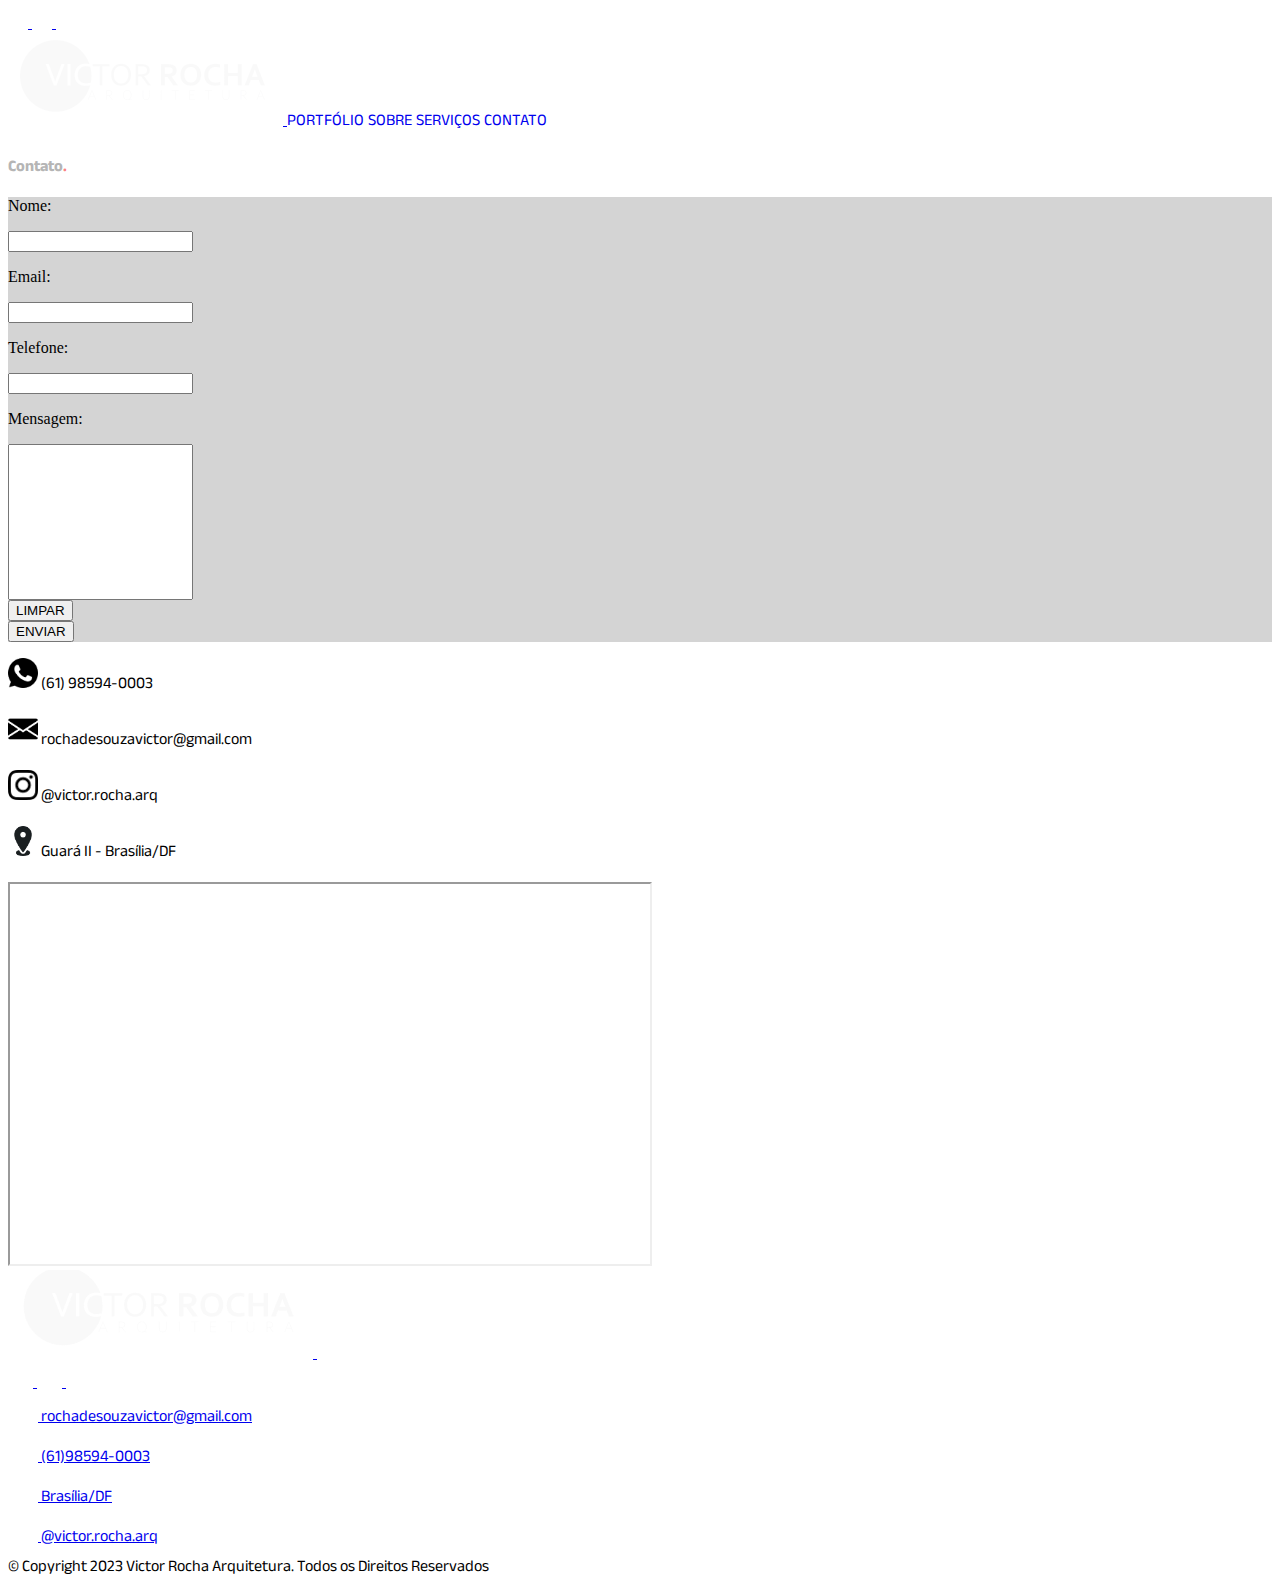
<file: paginas/contato.html>
<!DOCTYPE html>
<html lang="pt-BR">

<head>
    <meta charset="UTF-8">
    <meta http-equiv="X-UA-Compatible">
    <meta name="viewport" content="width=device-width, initial-scale=1.0">
    <!-- BOOTSTRAP  -->
    <link href="https://cdn.jsdelivr.net/npm/bootstrap@5.3.0-alpha3/dist/css/bootstrap.min.css" rel="stylesheet"
        integrity="sha384-KK94CHFLLe+nY2dmCWGMq91rCGa5gtU4mk92HdvYe+M/SXH301p5ILy+dN9+nJOZ" crossorigin="anonymous">
    <style>
        @import url('https://fonts.googleapis.com/css2?family=Anek+Bangla:wght@700&display=swap');
        /* style="font-family: 'Anek Bangla', sans-serif; font-weight: bold" */
        @import url('https://fonts.googleapis.com/css2?family=Anek+Bangla&display=swap');
        /* style="font-family: 'Anek Bangla', sans-serif" */
    </style>
    <link href="../style.css" rel="stylesheet">
    <title>Contato | Victor Rocha Arquitetura</title>
</head>

<body>

    <!-- menu01  -->
    <nav class="navbar bg-dark" id="topo">
        <div class="container d-flex justify-content-end">
            <a href="https://wa.me/5561985940003" target="_blank">
                <img src="../public/external/whatsapp_icon2_branco.png" alt="whatsapp" width="20" height="20"
                    class="me-2 hovericon">
            </a>
            <a href="https://www.instagram.com/victor.rsou/" target="_blank">
                <img src="../public/external/instagram_icon2_branco.png" alt="instagram" width="20" height="20"
                    class="me-2 hovericon">
            </a>
            <a href="https://github.com/victorrsou" target="_blank">
                <img src="../public/external/github_icon_branco.png" alt="github" width="20" height="20"
                    class="me-3 hovericon">
            </a>
        </div>
    </nav>

    <!-- menu02  -->
    <nav class="navbar bg-dark p-0">
        <div class="container">
            <a class="navbar-brand" href="../index.html">
                <img src="../public/external/logo.png" alt="Logo" class="d-inline-block align-text-top hoverlogo">
                <a class="navbar-brand text-white fs-4 menuhover" href="./portfolio.html">PORTFÓLIO</a>
                <a class="navbar-brand text-white fs-4 menuhover" href="./sobre.html">SOBRE</a>
                <a class="navbar-brand text-white fs-4 menuhover" href="./servicos.html">SERVIÇOS</a>
                <a class="navbar-brand text-white fs-4 menuhover" href="./contato.html">CONTATO</a>
            </a>
        </div>
    </nav>


    <!-- CONTEUDO -->

    <div class="container text-start pb-4">

        <!-- TITULO -->
        <div class="container pt-4">
            <p class="display-5 text-center"
                style="font-family: 'Anek Bangla', sans-serif; font-weight: bold; color: rgb(181, 181, 181)">
                Contato<span style="color: rgba(249, 56, 56, 0.646)">.</span></p>
        </div>
        <div class="row">
            <div class="col-md-6 rounded abaservicos pe-5 ps-5 pb-5 pt-4">
                <p class="mb-0 text-secondary">Nome: </p>
                <div class="input-group flex-nowrap mt-1 mb-3">
                    <input type="text" class="form-control" aria-label="Username"
                        aria-describedby="addon-wrapping">
                </div>
                <p class="mb-0 text-secondary">Email: </p>
                <div class="input-group flex-nowrap mt-1 mb-3">
                    <input type="text" class="form-control" aria-label="Username"
                        aria-describedby="addon-wrapping">
                </div>
                <p class="mb-0 text-secondary">Telefone: </p>
                <div class="input-group flex-nowrap mt-1 mb-3">
                    <input type="text" class="form-control" aria-label="Username"
                        aria-describedby="addon-wrapping">
                </div>
                <p class="mb-0 text-secondary">Mensagem: </p>
                <div class="input-group flex-nowrap mb-0 mt-1">

                    <!-- FALTA AJUSTAR PONTEIRO DO BOX MENSAGEM  -->

                    <input type="text" class="form-control align-text-top" style="height: 150px;" aria-label="Username"
                        aria-describedby="addon-wrapping">
                </div>
                <div class="row">
                    <div class="col-md-6">
                        <button type="button" class="btn btn-danger btn-lg w-100 mt-5">LIMPAR</button>
                    </div>
                    <div class="col-md-6">
                        <button type="button" class="btn btn-danger btn-lg w-100 mt-5">ENVIAR</button>
                    </div>
                </div>
            </div>
            <div class="col-md-6 ps-5 pt-5">
                <p class="mb-2 h5 pb-2" style="font-family: 'Anek Bangla', sans-serif" href="#">
                    <img src="../public/external/whatsapp_icon_preto.png" alt="Logo" width="30" height="30"
                        class="ms-1 me-2">
                    (61) 98594-0003
                </p>

                <p class="mb-2 h5 pb-2" style="font-family: 'Anek Bangla', sans-serif" href="#">
                    <img src="../public/external/email_icon_preto.png" alt="Logo" width="30" height="30"
                        class="ms-1 me-2">
                    rochadesouzavictor@gmail.com
                </p>

                <p class="mb-2 h5 pb-2" style="font-family: 'Anek Bangla', sans-serif" href="#">
                    <img src="../public/external/instagram_icon2_preto.png" alt="Logo" width="30" height="30"
                        class="ms-1 me-2">
                    @victor.rocha.arq
                </p>

                <p class="mb-2 h5 pb-2" style="font-family: 'Anek Bangla', sans-serif" href="#">
                    <img src="../public/external/localizacao_icon_preto.png" alt="Logo" width="30" height="30"
                        class="ms-1 me-2">
                    Guará II - Brasília/DF
                </p>

                <!-- FALTA ADICIONAR AQUI O GOOGLE MAPS  -->
                <iframe
                src="https://maps.google.com/maps?width=100%25&amp;height=600&amp;hl=en&amp;q=Bras%C3%ADlia%20DF,%20Guar%C3%A1%20II,%20QE%2038,%20Conjunto%20B+(Victor%20Rocha%20Arquitetura)&amp;t=&amp;z=18&amp;ie=UTF8&amp;iwloc=B&amp;output=embed"
                width="640" height="380" class="rounded"></iframe>
            </div>
        </div>
    </div>

    <!-- FOOTER -->
    <footer>
        <!-- MENU01FOOTER -->
        <nav class="navbar bg-dark p-0">
            <div class="container">
                <a class="col" href="#">
                    <img src="../public/external/logonegativa 6.png" alt="logo">
                </a>
                <a class="col" href="#topo">
                    <img src="../public/external/setacima_icon.png" alt="setacima" width="35" height="35" class="hovericon">
                </a>
                <div>
                    <a href="https://wa.me/5561985940003" target="_blank">
                        <img src="../public/external/whatsapp_icon2_branco.png" alt="whatsapp" width="25" height="25"
                            class="me-2 hovericon">
                    </a>
                    <a href="https://www.instagram.com/victor.rsou/" target="_blank">
                        <img src="../public/external/instagram_icon2_branco.png" alt="instagram" width="25" height="25"
                            class="me-2 hovericon">
                    </a>
                    <a href="https://github.com/victorrsou" target="_blank">
                        <img src="../public/external/github_icon_branco.png" alt="github" width="25" height="25" class="hovericon">
                    </a>
                </div>
            </div>
        </nav>
        <!-- MENU02FOOTER -->
        <nav class="navbar bg-dark ps-5">
            <div class="container">
                <a class="navbar-brand text-white fs-6" style="font-family: 'Anek Bangla', sans-serif" href="#">
                    <img src="../public/external/email_icon_branco.png" alt="Logo" width="30" height="30"
                        class="d-inline-block align-text-top ms-3 me-2">
                    rochadesouzavictor@gmail.com
                </a>
            </div>
            <div class="container">
                <a class="navbar-brand text-white fs-6" style="font-family: 'Anek Bangla', sans-serif" href="#">
                    <img src="../public/external/whatsapp_icon_branco.png" alt="Logo" width="30" height="30"
                        class="d-inline-block align-text-top ms-3 me-2">
                    (61)98594-0003
                </a>
            </div>
            <div class="container">
                <a class="navbar-brand text-white fs-6" style="font-family: 'Anek Bangla', sans-serif" href="#">
                    <img src="../public/external/localizacao_icon_branco.png" alt="Logo" width="30" height="30"
                        class="d-inline-block align-text-top ms-3 me-2">
                    Brasília/DF
                </a>
            </div>
            <div class="container">
                <a class="navbar-brand text-white fs-6" style="font-family: 'Anek Bangla', sans-serif" href="#">
                    <img src="../public/external/instagram_icon_branco.png" alt="Logo" width="30" height="30"
                        class="d-inline-block align-text-top ms-3 me-2">
                    @victor.rocha.arq
                </a>
            </div>
        </nav>
        <nav class="navbar bg-dark">
            <div class="container d-flex justify-content-center align-items-center">
                <span class="text-white fs-6" style="font-family: 'Anek Bangla', sans-serif">
                    © Copyright 2023 Victor Rocha Arquitetura. Todos os Direitos Reservados
                </span>
            </div>
        </nav>

    </footer>



</body>
<!-- JAVASCRIPT BOOTSTRAP -->
<script src="https://cdn.jsdelivr.net/npm/bootstrap@5.3.0-alpha3/dist/js/bootstrap.bundle.min.js"
    integrity="sha384-ENjdO4Dr2bkBIFxQpeoTz1HIcje39Wm4jDKdf19U8gI4ddQ3GYNS7NTKfAdVQSZe"
    crossorigin="anonymous"></script>

</html>
</file>
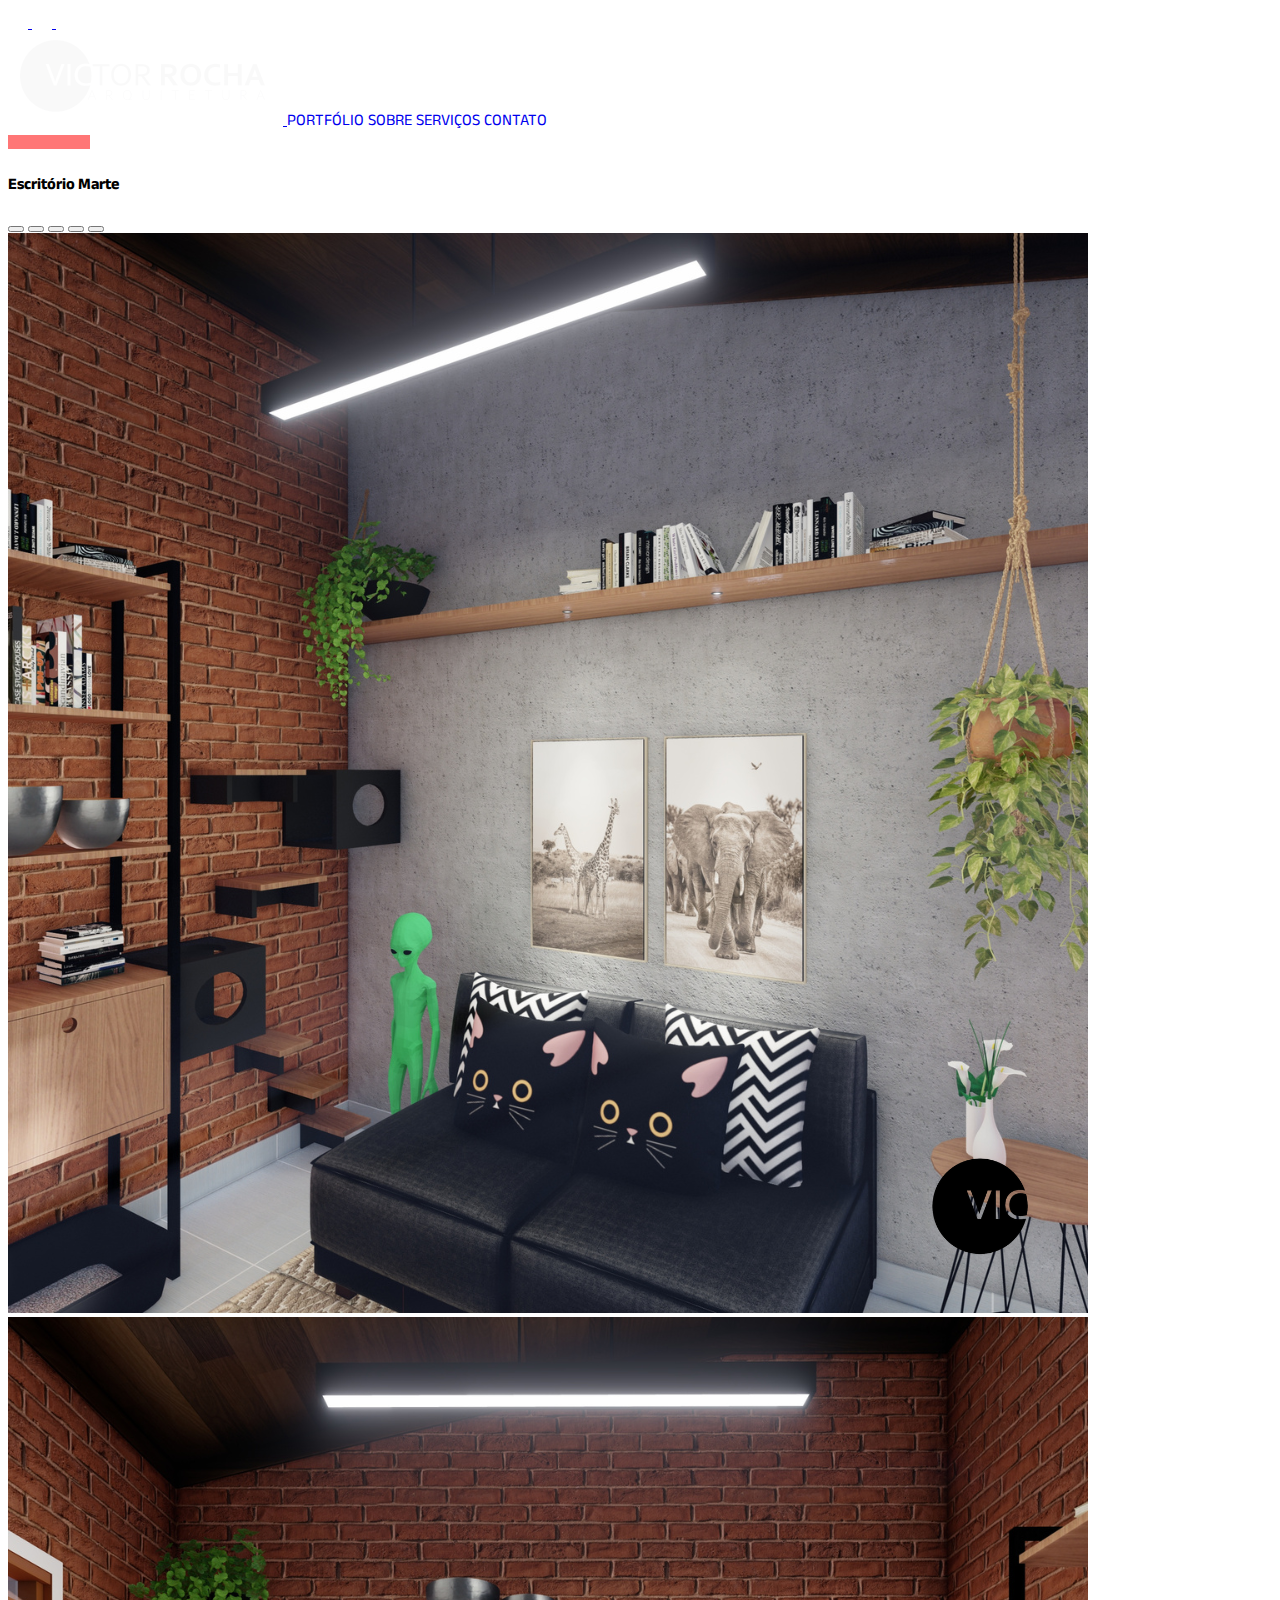
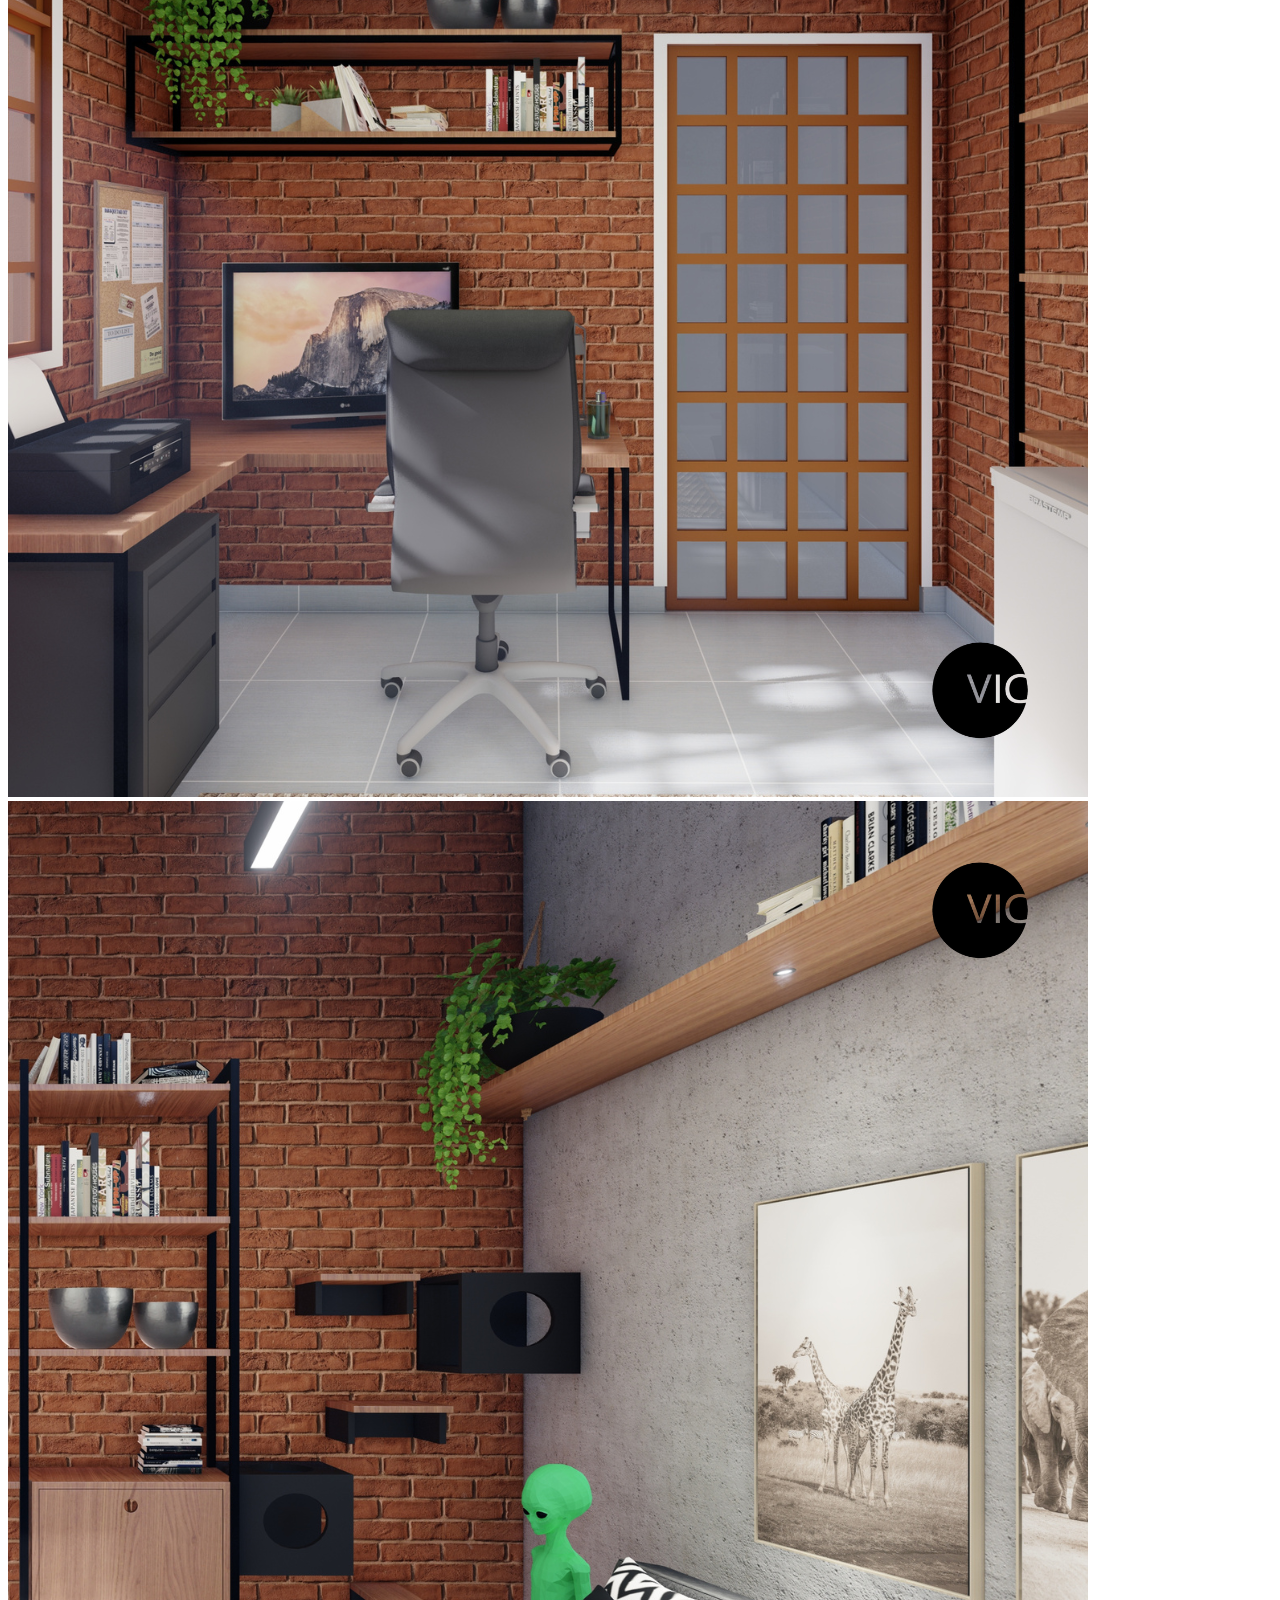
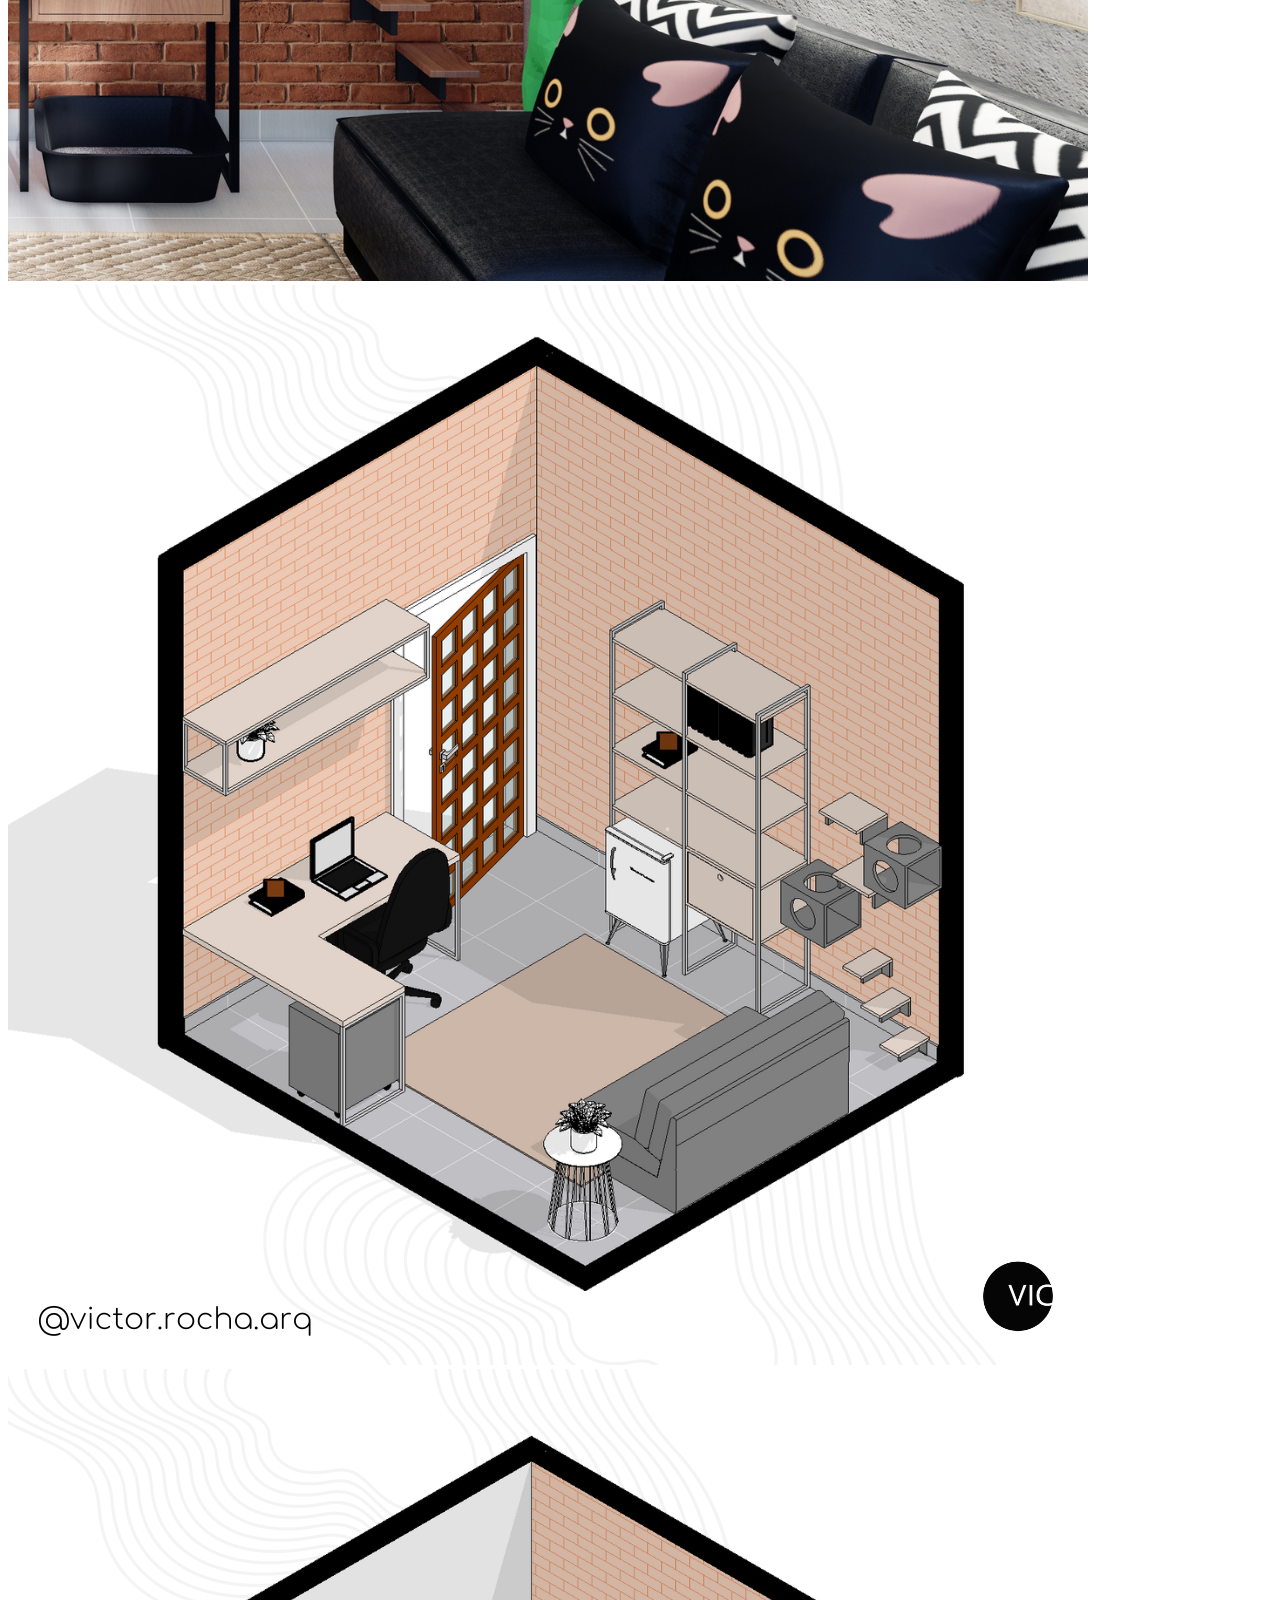
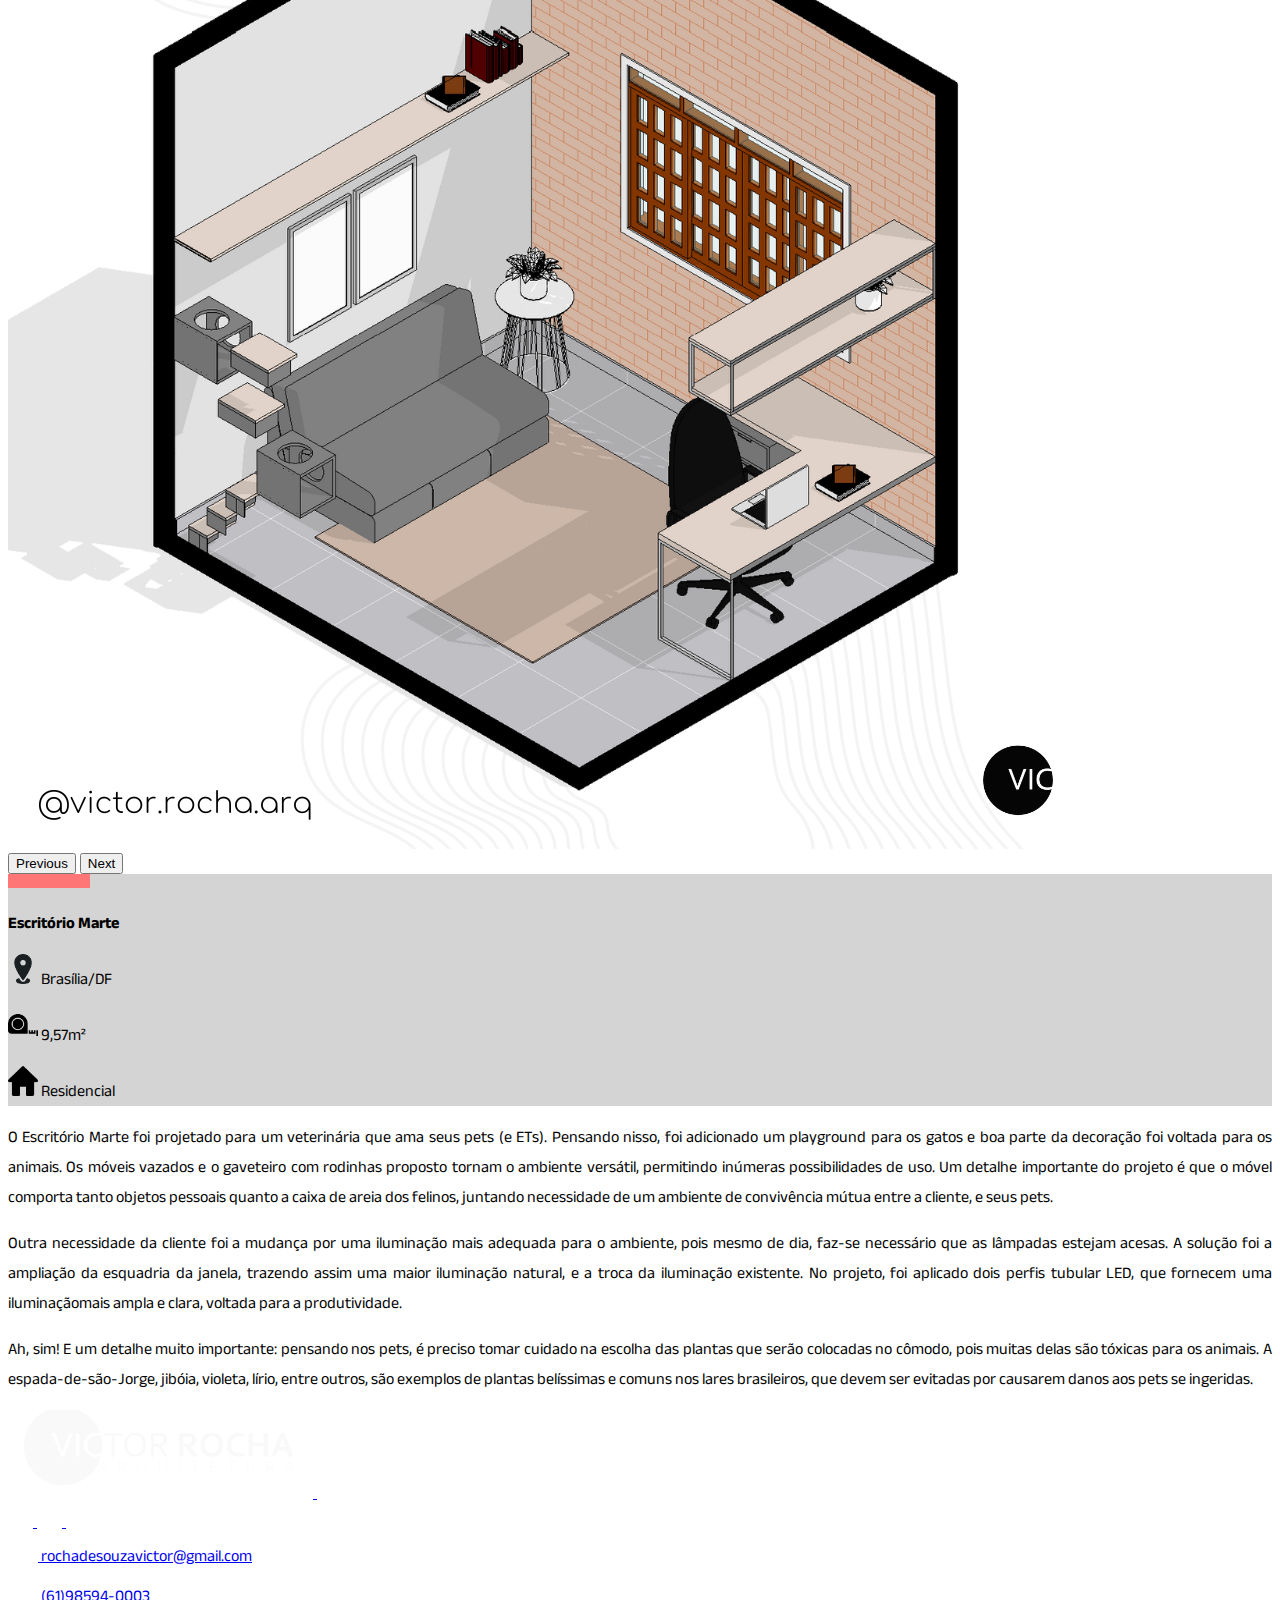
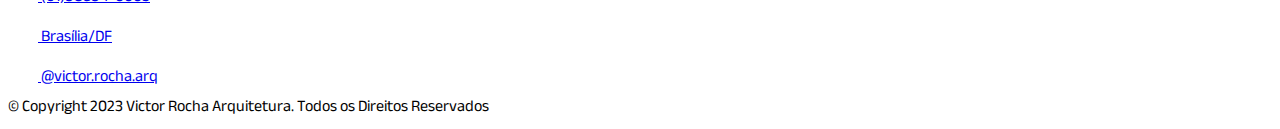
<file: paginas/escritorio_marte.html>
<!DOCTYPE html>
<html lang="pt-BR">

<head>
    <meta charset="UTF-8">
    <meta http-equiv="X-UA-Compatible">
    <meta name="viewport" content="width=device-width, initial-scale=1.0">
    <!-- BOOTSTRAP  -->
    <link href="https://cdn.jsdelivr.net/npm/bootstrap@5.3.0-alpha3/dist/css/bootstrap.min.css" rel="stylesheet"
        integrity="sha384-KK94CHFLLe+nY2dmCWGMq91rCGa5gtU4mk92HdvYe+M/SXH301p5ILy+dN9+nJOZ" crossorigin="anonymous">
    <style>
        @import url('https://fonts.googleapis.com/css2?family=Anek+Bangla:wght@700&display=swap');
        /* style="font-family: 'Anek Bangla', sans-serif; font-weight: bold" */
        @import url('https://fonts.googleapis.com/css2?family=Anek+Bangla&display=swap');
        /* style="font-family: 'Anek Bangla', sans-serif" */
    </style>
    <link href="../style.css" rel="stylesheet">
    <title>Escritório Marte | Victor Rocha Arquitetura</title>
</head>

<body>

    <!-- menu01  -->
    <nav class="navbar bg-dark" id="topo">
        <div class="container d-flex justify-content-end">
            <a href="https://wa.me/5561985940003" target="_blank">
                <img src="../public/external/whatsapp_icon2_branco.png" alt="whatsapp" width="20" height="20"
                    class="me-2 hovericon">
            </a>
            <a href="https://www.instagram.com/victor.rsou/" target="_blank">
                <img src="../public/external/instagram_icon2_branco.png" alt="instagram" width="20" height="20"
                    class="me-2 hovericon">
            </a>
            <a href="https://github.com/victorrsou" target="_blank">
                <img src="../public/external/github_icon_branco.png" alt="github" width="20" height="20"
                    class="me-3 hovericon">
            </a>
        </div>
    </nav>

    <!-- menu02  -->
    <nav class="navbar bg-dark p-0">
        <div class="container">
            <a class="navbar-brand" href="../index.html">
                <img src="../public/external/logo.png" alt="Logo" class="d-inline-block align-text-top hoverlogo">
                <a class="navbar-brand text-white fs-4 menuhover" href="./portfolio.html">PORTFÓLIO</a>
                <a class="navbar-brand text-white fs-4 menuhover" href="./sobre.html">SOBRE</a>
                <a class="navbar-brand text-white fs-4 menuhover" href="./servicos.html">SERVIÇOS</a>
                <a class="navbar-brand text-white fs-4 menuhover" href="./contato.html">CONTATO</a>
            </a>
        </div>
    </nav>


    <!-- CONTEUDO -->

    <div class="container text-end pt-4 w-50 pe-0 mb-0">

        <!-- TITULO -->
        <div class="align-items-end">
            <img src="../public/external/Rectangle 5.png" alt="retangulo" class="mx-auto">

            <p class="display-6 text-end" style="font-family: 'Anek Bangla', sans-serif; font-weight: bold;">
                Escritório Marte</p>
        </div>
    </div>

    <!-- CARROSSEL -->
    <div id="carouselExampleIndicators" class="carousel slide w-50 mx-auto">
        <div class="carousel-indicators">
            <button type="button" data-bs-target="#carouselExampleIndicators" data-bs-slide-to="0" class="active"
                aria-current="true" aria-label="Slide 1"></button>
            <button type="button" data-bs-target="#carouselExampleIndicators" data-bs-slide-to="1"
                aria-label="Slide 2"></button>
            <button type="button" data-bs-target="#carouselExampleIndicators" data-bs-slide-to="2"
                aria-label="Slide 3"></button>
            <button type="button" data-bs-target="#carouselExampleIndicators" data-bs-slide-to="3"
                aria-label="Slide 4"></button>
            <button type="button" data-bs-target="#carouselExampleIndicators" data-bs-slide-to="4"
                aria-label="Slide 5"></button>

        </div>
        <div class="carousel-inner rounded">
            <div class="carousel-item active">
                <img src="../public/escritoriomarte/1.png" class="d-block w-100" alt="escritorio_marte1">
            </div>
            <div class="carousel-item">
                <img src="../public/escritoriomarte/2.png" class="d-block w-100" alt="escritorio_marte2">
            </div>
            <div class="carousel-item">
                <img src="../public/escritoriomarte/4.png" class="d-block w-100" alt="escritorio_marte3">
            </div>
            <div class="carousel-item">
                <img src="../public/escritoriomarte/revit1.png" class="d-block w-100" alt="escritorio_marte4">
            </div>
            <div class="carousel-item">
                <img src="../public/escritoriomarte/revit2.png" class="d-block w-100" alt="escritorio_marte5">
            </div>
        </div>
        <button class="carousel-control-prev" type="button" data-bs-target="#carouselExampleIndicators"
            data-bs-slide="prev">
            <span class="carousel-control-prev-icon" aria-hidden="true"></span>
            <span class="visually-hidden">Previous</span>
        </button>
        <button class="carousel-control-next" type="button" data-bs-target="#carouselExampleIndicators"
            data-bs-slide="next">
            <span class="carousel-control-next-icon" aria-hidden="true"></span>
            <span class="visually-hidden">Next</span>
        </button>
    </div>

    <!-- CARTAO LATERAL PROJETO  -->
    <div class="container row mx-auto mt-4 mb-4">
        <div class="col-md-6 abaservicos rounded">
            <img src="../public/external/Rectangle 5.png" alt="retangulo" class="mx-auto mt-3 ms-3">

            <p class="display-6 text-start ms-3" style="font-family: 'Anek Bangla', sans-serif; font-weight: bold;">
                Escritório Marte</p>
            <div class="container-fluid row pb-2">
                <div class="col-md-3">
                    <p class="mb-2 text-secondary" style="font-family: 'Anek Bangla', sans-serif">
                        <img src="../public/external/localizacao_icon_preto.png" alt="Logo" width="30" height="30"
                            class="me-0">
                        Brasília/DF
                    </p>
                </div>
                <div class="col-md-3">
                    <p class="mb-2 text-secondary" style="font-family: 'Anek Bangla', sans-serif">
                        <img src="../public/external/medida_icon.png" alt="Logo" width="30" height="30" class="me-0">
                        9,57m²
                    </p>
                </div>
                <div class="col-md-3">
                    <p class="mb-2 text-secondary" style="font-family: 'Anek Bangla', sans-serif">
                        <img src="../public/external/casa_icon.png" alt="Logo" width="30" height="30" class="me-0">
                        Residencial
                    </p>
                </div>
            </div>
        </div>
    </div>

    <!-- TEXTO PROJETO  -->
    <div class=" container w-75 pb-4 lh-lg" style="text-align: justify; font-family: 'Anek Bangla', sans-serif">
        <p>
            O Escritório Marte foi projetado para um veterinária que ama seus pets (e ETs). Pensando nisso, foi
            adicionado um playground para os gatos e boa parte da decoração foi voltada para os animais. Os móveis
            vazados e o gaveteiro com rodinhas proposto tornam o ambiente versátil, permitindo inúmeras possibilidades
            de uso. Um detalhe importante do projeto é que o móvel comporta tanto objetos pessoais quanto a caixa de
            areia dos felinos, juntando necessidade de um ambiente de convivência mútua entre a cliente, e seus pets.
        </p>
        <p>
            Outra necessidade da cliente foi a mudança por uma iluminação mais adequada para o ambiente, pois mesmo de
            dia, faz-se necessário que as lâmpadas estejam acesas. A solução foi a ampliação da esquadria da janela,
            trazendo assim uma maior iluminação natural, e a troca da iluminação existente. No projeto, foi aplicado
            dois perfis tubular LED, que fornecem uma iluminaçãomais ampla e clara, voltada para a produtividade.
        </p>
        <p>
            Ah, sim! E um detalhe muito importante: pensando nos pets, é preciso tomar cuidado na escolha das plantas
            que serão colocadas no cômodo, pois muitas delas são tóxicas para os animais. A espada-de-são-Jorge, jibóia,
            violeta, lírio, entre outros, são exemplos de plantas belíssimas e comuns nos lares brasileiros, que devem
            ser evitadas por causarem danos aos pets se ingeridas.
        </p>
    </div>
    <!-- FOOTER -->
    <footer>
        <!-- MENU01FOOTER -->
        <nav class="navbar bg-dark p-0">
            <div class="container">
                <a class="col" href="#">
                    <img src="../public/external/logonegativa 6.png" alt="logo">
                </a>
                <a class="col" href="#topo">
                    <img src="../public/external/setacima_icon.png" alt="setacima" width="35" height="35" class="hovericon">
                </a>
                <div>
                    <a href="https://wa.me/5561985940003" target="_blank">
                        <img src="../public/external/whatsapp_icon2_branco.png" alt="whatsapp" width="25" height="25"
                            class="me-2 hovericon">
                    </a>
                    <a href="https://www.instagram.com/victor.rsou/" target="_blank">
                        <img src="../public/external/instagram_icon2_branco.png" alt="instagram" width="25" height="25"
                            class="me-2 hovericon">
                    </a>
                    <a href="https://github.com/victorrsou" target="_blank">
                        <img src="../public/external/github_icon_branco.png" alt="github" width="25" height="25" class="hovericon">
                    </a>
                </div>
            </div>
        </nav>
        <!-- MENU02FOOTER -->
        <nav class="navbar bg-dark ps-5">
            <div class="container">
                <a class="navbar-brand text-white fs-6" style="font-family: 'Anek Bangla', sans-serif" href="#">
                    <img src="../public/external/email_icon_branco.png" alt="Logo" width="30" height="30"
                        class="d-inline-block align-text-top ms-3 me-2">
                    rochadesouzavictor@gmail.com
                </a>
            </div>
            <div class="container">
                <a class="navbar-brand text-white fs-6" style="font-family: 'Anek Bangla', sans-serif" href="#">
                    <img src="../public/external/whatsapp_icon_branco.png" alt="Logo" width="30" height="30"
                        class="d-inline-block align-text-top ms-3 me-2">
                    (61)98594-0003
                </a>
            </div>
            <div class="container">
                <a class="navbar-brand text-white fs-6" style="font-family: 'Anek Bangla', sans-serif" href="#">
                    <img src="../public/external/localizacao_icon_branco.png" alt="Logo" width="30" height="30"
                        class="d-inline-block align-text-top ms-3 me-2">
                    Brasília/DF
                </a>
            </div>
            <div class="container">
                <a class="navbar-brand text-white fs-6" style="font-family: 'Anek Bangla', sans-serif" href="#">
                    <img src="../public/external/instagram_icon_branco.png" alt="Logo" width="30" height="30"
                        class="d-inline-block align-text-top ms-3 me-2">
                    @victor.rocha.arq
                </a>
            </div>
        </nav>
        <nav class="navbar bg-dark">
            <div class="container d-flex justify-content-center align-items-center">
                <span class="text-white fs-6" style="font-family: 'Anek Bangla', sans-serif">
                    © Copyright 2023 Victor Rocha Arquitetura. Todos os Direitos Reservados
                </span>
            </div>
        </nav>

    </footer>



</body>
<!-- JAVASCRIPT BOOTSTRAP -->
<script src="https://cdn.jsdelivr.net/npm/bootstrap@5.3.0-alpha3/dist/js/bootstrap.bundle.min.js"
    integrity="sha384-ENjdO4Dr2bkBIFxQpeoTz1HIcje39Wm4jDKdf19U8gI4ddQ3GYNS7NTKfAdVQSZe"
    crossorigin="anonymous"></script>

</html>
</file>
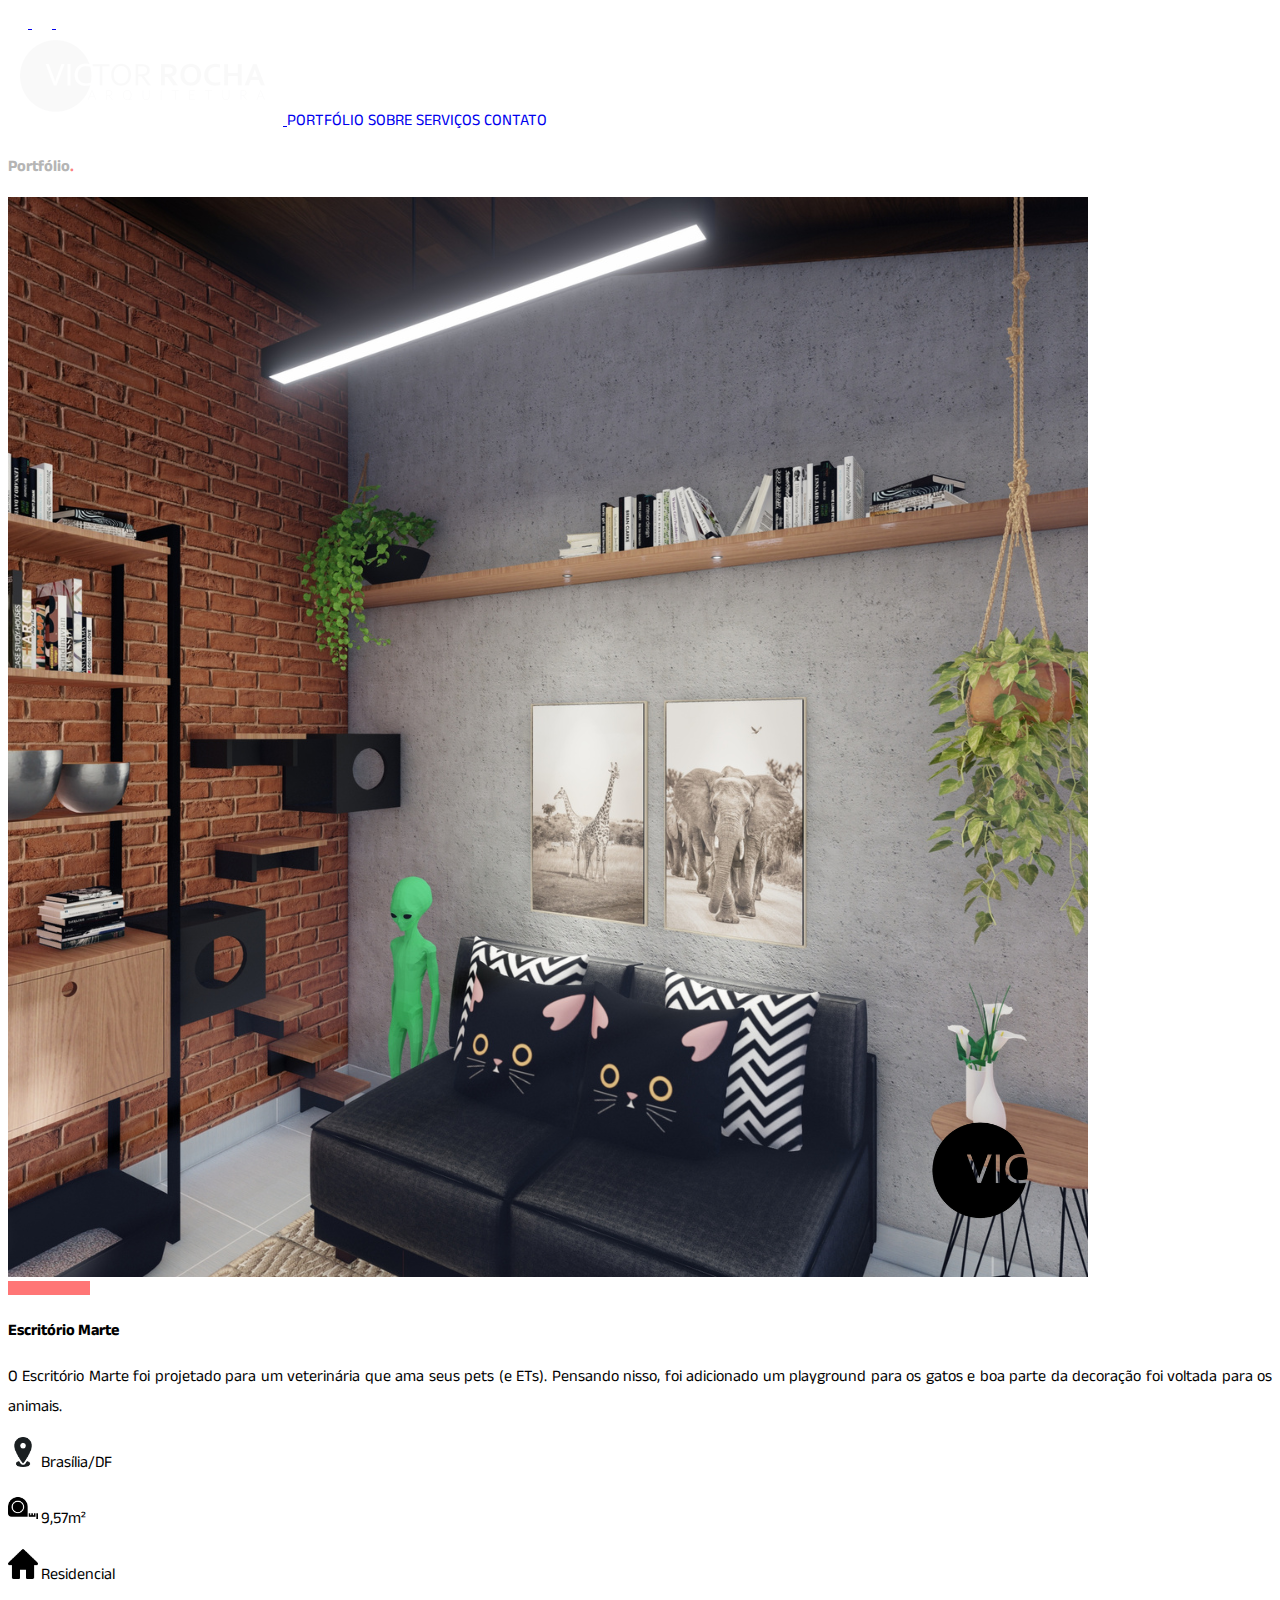
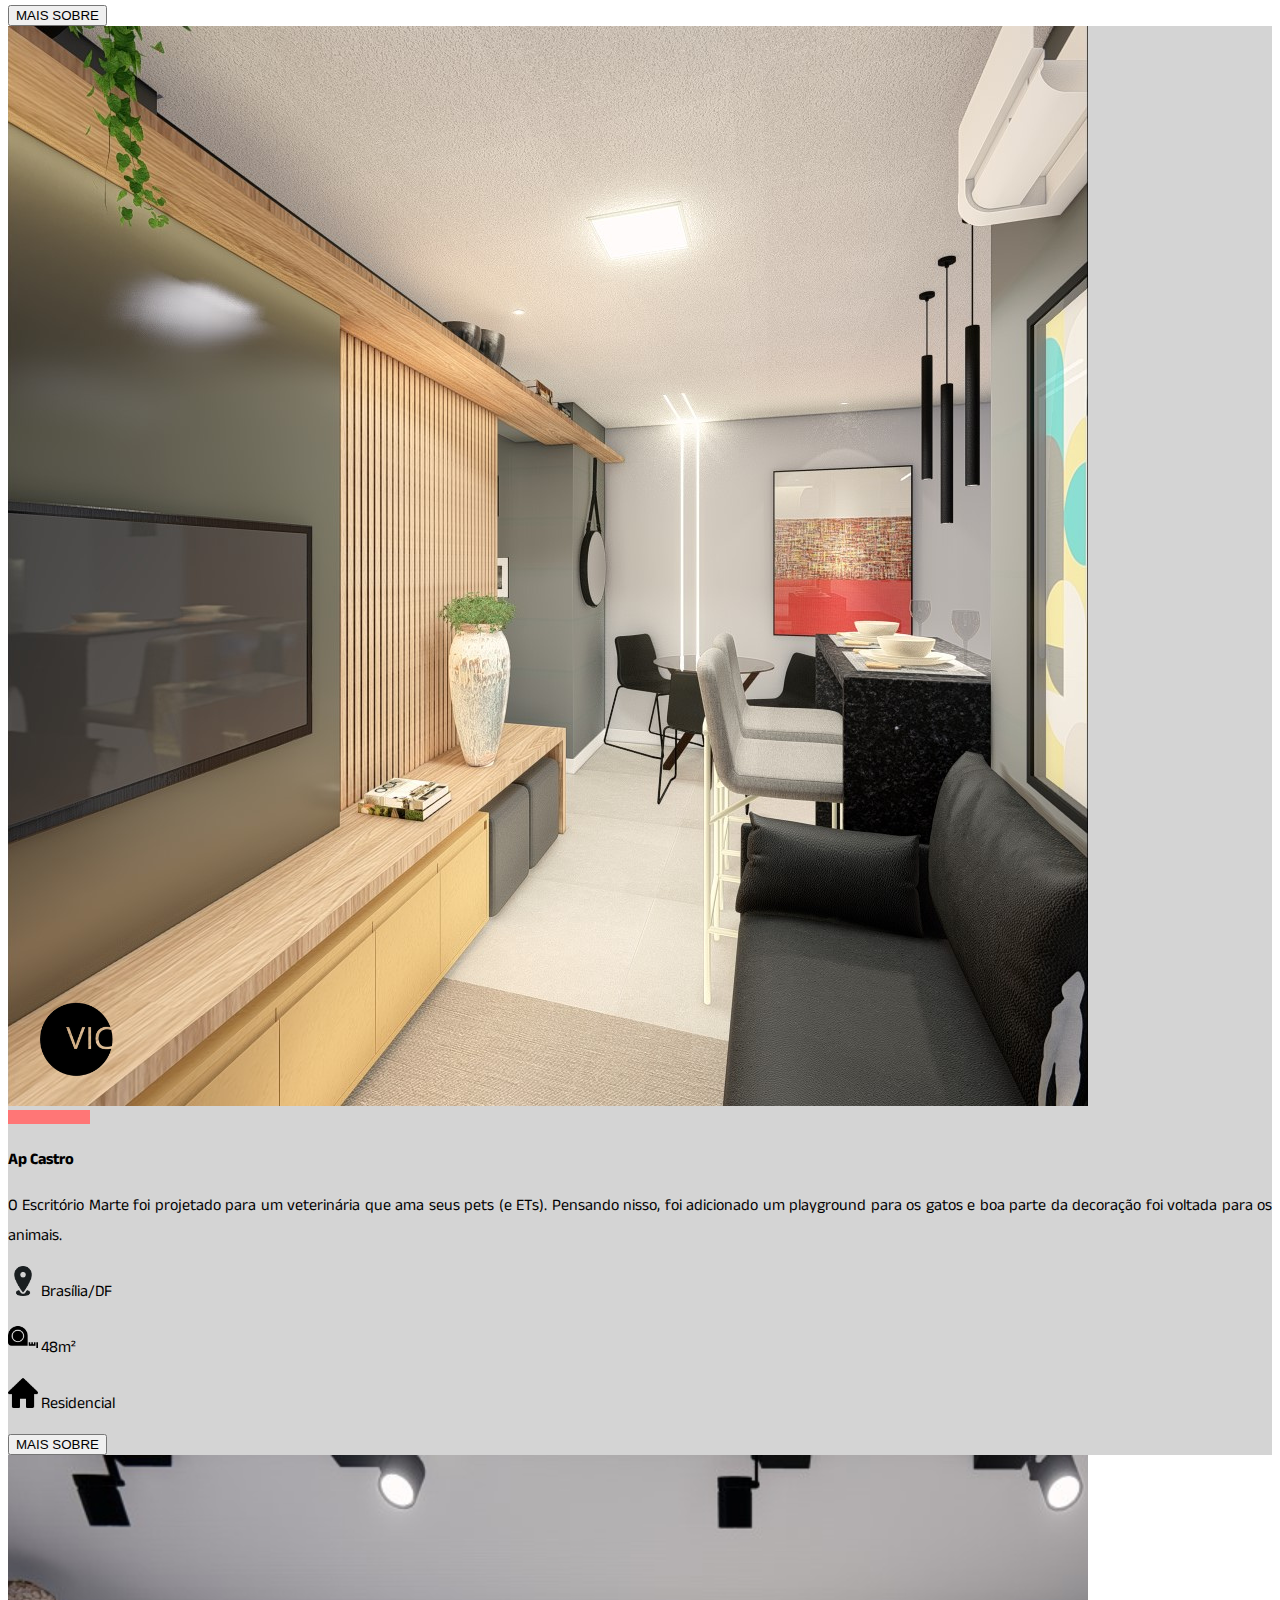
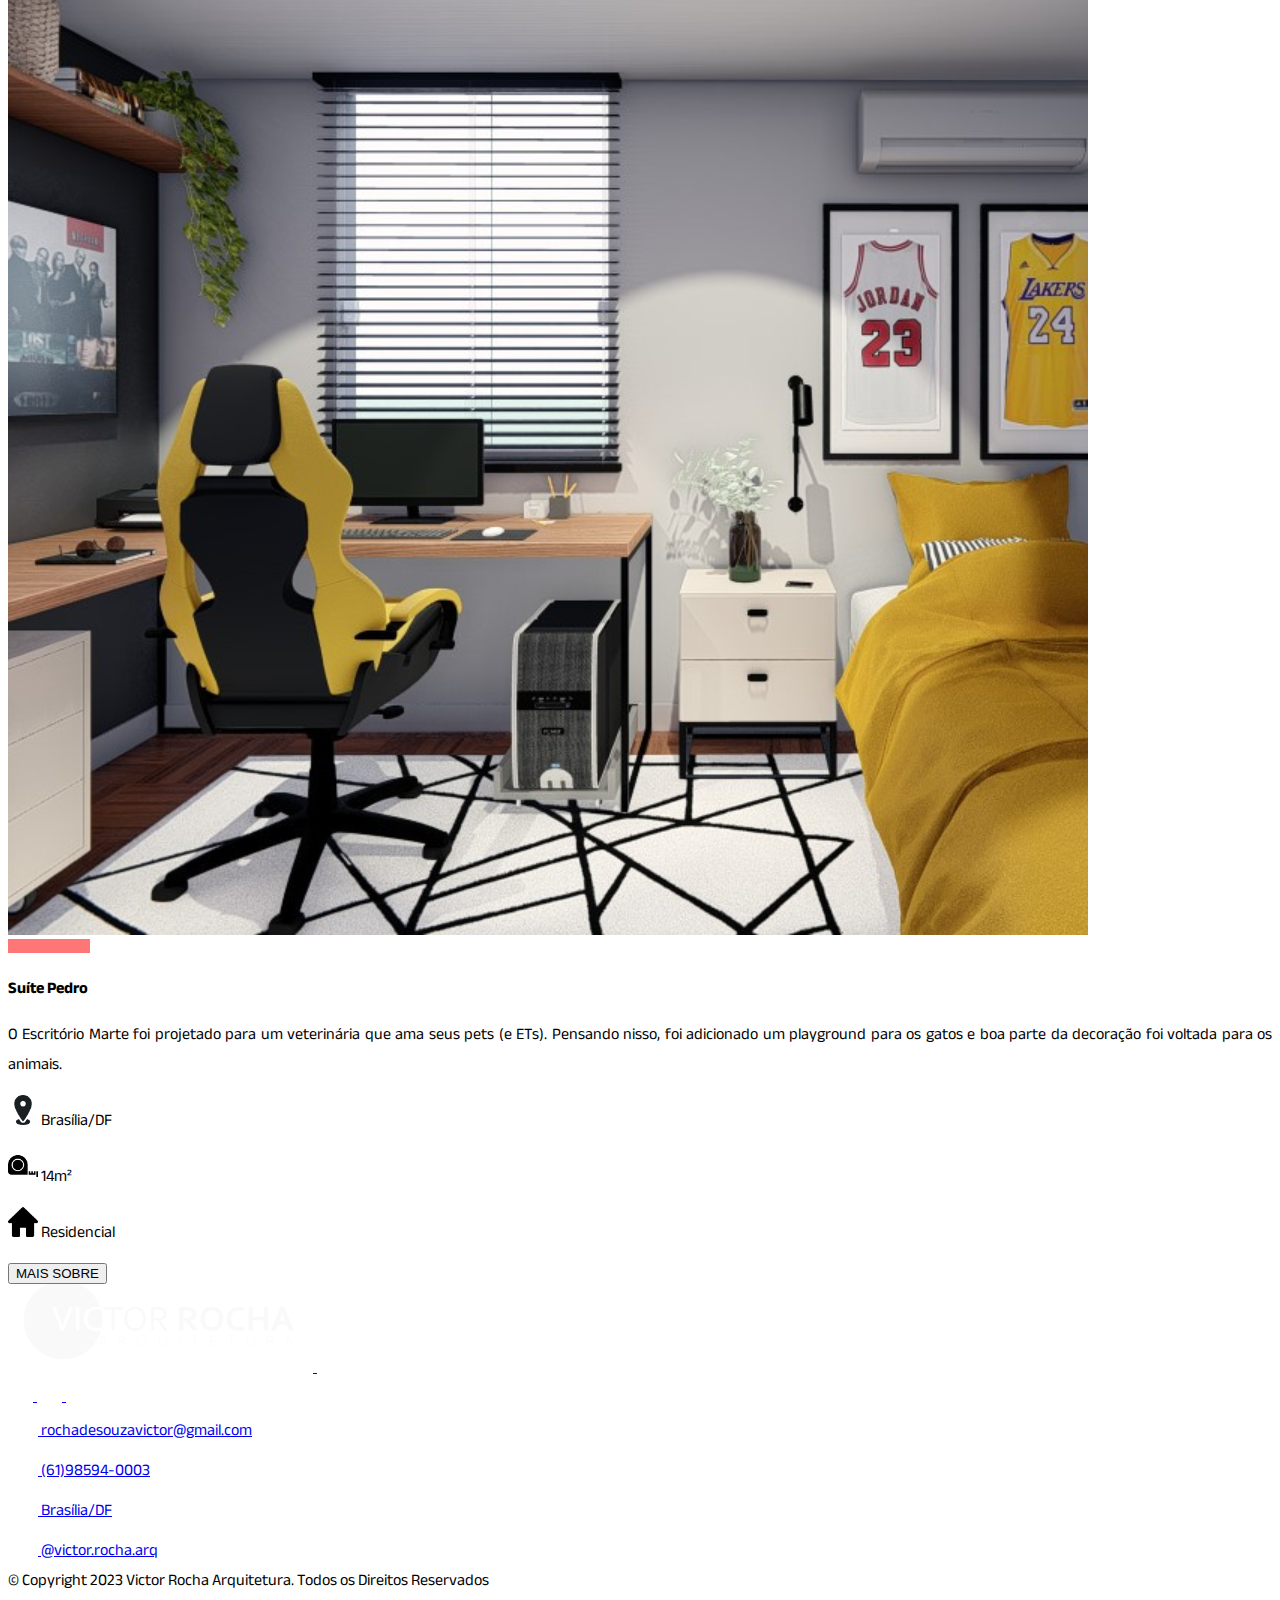
<file: paginas/portfolio.html>
<!DOCTYPE html>
<html lang="pt-BR">

<head>
    <meta charset="UTF-8">
    <meta http-equiv="X-UA-Compatible">
    <meta name="viewport" content="width=device-width, initial-scale=1.0">
    <!-- BOOTSTRAP  -->
    <link href="https://cdn.jsdelivr.net/npm/bootstrap@5.3.0-alpha3/dist/css/bootstrap.min.css" rel="stylesheet"
        integrity="sha384-KK94CHFLLe+nY2dmCWGMq91rCGa5gtU4mk92HdvYe+M/SXH301p5ILy+dN9+nJOZ" crossorigin="anonymous">
    <style>
        @import url('https://fonts.googleapis.com/css2?family=Anek+Bangla:wght@700&display=swap');
        /* style="font-family: 'Anek Bangla', sans-serif; font-weight: bold" */
        @import url('https://fonts.googleapis.com/css2?family=Anek+Bangla&display=swap');
        /* style="font-family: 'Anek Bangla', sans-serif" */
    </style>
    <link href="../style.css" rel="stylesheet">
    <title>Portfólio | Victor Rocha Arquitetura</title>
</head>

<body>

    <!-- menu01  -->
    <nav class="navbar bg-dark" id="topo">
        <div class="container d-flex justify-content-end">
            <a href="https://wa.me/5561985940003" target="_blank">
                <img src="../public/external/whatsapp_icon2_branco.png" alt="whatsapp" width="20" height="20"
                    class="me-2 hovericon">
            </a>
            <a href="https://www.instagram.com/victor.rsou/" target="_blank">
                <img src="../public/external/instagram_icon2_branco.png" alt="instagram" width="20" height="20"
                    class="me-2 hovericon">
            </a>
            <a href="https://github.com/victorrsou" target="_blank">
                <img src="../public/external/github_icon_branco.png" alt="github" width="20" height="20"
                    class="me-3 hovericon">
            </a>
        </div>
    </nav>

    <!-- menu02  -->
    <nav class="navbar bg-dark p-0">
        <div class="container">
            <a class="navbar-brand" href="../index.html">
                <img src="../public/external/logo.png" alt="Logo" class="d-inline-block align-text-top hoverlogo">
                <a class="navbar-brand text-white fs-4 menuhover" href="./portfolio.html">PORTFÓLIO</a>
                <a class="navbar-brand text-white fs-4 menuhover" href="./sobre.html">SOBRE</a>
                <a class="navbar-brand text-white fs-4 menuhover" href="./servicos.html">SERVIÇOS</a>
                <a class="navbar-brand text-white fs-4 menuhover" href="./contato.html">CONTATO</a>
            </a>
        </div>
    </nav>


    <!-- CONTEUDO -->

    <div class="container text-center pb-4">

        <!-- TITULO -->
        <div class="container pt-4">
            <p class="display-5 text-center"
                style="font-family: 'Anek Bangla', sans-serif; font-weight: bold; color: rgb(181, 181, 181)">
                Portfólio<span style="color: rgba(249, 56, 56, 0.646)">.</span></p>
        </div>
    </div>

    <!-- PRIMEIRA ABA ESCRITÓRIO MARTE -->
    <div class="container p-5 mx-auto">
        <div class="row">
            <div class="col-md-5 d-block rounded">
                <a href="./escritorio_marte.html">
                    <img src="../public/escritoriomarte/1.png" alt="anteprojeto"
                        class="img-fluid d-block mx-auto w-75 rounded me-3 hoverimagem">
                </a>
            </div>
            <div class="col-md-7 align-items-center">
                <img src="../public/external/Rectangle 5.png" alt="retangulo" class="mx-auto">
                <p class="display-6 text-start" style="font-family: 'Anek Bangla', sans-serif; font-weight: bold;">
                    Escritório Marte</p>
                <p class="lh-base me-5 pe-5 text-secondary"
                    style="text-align: justify; font-family: 'Anek Bangla', sans-serif">O Escritório
                    Marte foi projetado para um veterinária que ama seus pets (e ETs). Pensando nisso, foi
                    adicionado um playground para os gatos e boa parte da decoração foi voltada para os animais.</p>
                <div class="row container-fluid mt-5">
                    <div class="col-md-5">
                        <p class="mb-2 text-secondary" style="font-family: 'Anek Bangla', sans-serif">
                            <img src="../public/external/localizacao_icon_preto.png" alt="Logo" width="30" height="30"
                                class="me-0">
                            Brasília/DF
                        </p>
                        <!-- AQUI FORÇA A PULAR A LINHA DA COLUNA -->
                        <div class="w-100"></div>

                        <p class="mb-2 text-secondary" style="font-family: 'Anek Bangla', sans-serif" href="#">
                            <img src="../public/external/medida_icon.png" alt="Logo" width="30" height="30"
                                class="ms-1 me-1">
                            9,57m²
                        </p>

                        <!-- AQUI FORÇA A PULAR A LINHA DA COLUNA -->
                        <div class="w-100"></div>

                        <p class="text-secondary" style="font-family: 'Anek Bangla', sans-serif" href="#">
                            <img src="../public/external/casa_icon.png" alt="Logo" width="30" height="30">
                            Residencial
                        </p>
                    </div>
                    <div class="col-md-5 mx-auto">
                        <a href="./escritorio_marte.html">
                            <button type="button" class="btn btn-danger btn-lg w-100 mt-5">MAIS SOBRE</button>
                        </a>
                    </div>
                </div>
            </div>
        </div>
    </div>

    <!-- SEGUNDA ABA AP CASTRO -->
    <div class="container p-5 mx-auto abaservicos rounded">
        <div class="row">
            <div class="col-md-5 d-block rounded">
                <a href="./ap_castro.html">
                    <img src="../public/apecastro/apcastro1 (1).png" alt="anteprojeto"
                        class="img-fluid d-block mx-auto w-75 rounded me-3 hoverimagem">
                </a>
            </div>
            <div class="col-md-7 align-items-center">
                <img src="../public/external/Rectangle 5.png" alt="retangulo" class="mx-auto">
                <p class="display-6 text-start" style="font-family: 'Anek Bangla', sans-serif; font-weight: bold;">
                    Ap Castro</p>
                <p class="lh-base me-5 pe-5 text-secondary"
                    style="text-align: justify; font-family: 'Anek Bangla', sans-serif">O Escritório
                    Marte foi projetado para um veterinária que ama seus pets (e ETs). Pensando nisso, foi adicionado um
                    playground para os gatos e boa parte da decoração foi voltada para os animais.</p>
                <div class="row container-fluid mt-5">
                    <div class="col-md-5">
                        <p class="mb-2 text-secondary" style="font-family: 'Anek Bangla', sans-serif">
                            <img src="../public/external/localizacao_icon_preto.png" alt="Logo" width="30" height="30"
                                class="me-0">
                            Brasília/DF
                        </p>

                        <!-- AQUI FORÇA A PULAR A LINHA DA COLUNA -->
                        <div class="w-100"></div>

                        <p class="mb-2 text-secondary" style="font-family: 'Anek Bangla', sans-serif" href="#">
                            <img src="../public/external/medida_icon.png" alt="Logo" width="30" height="30"
                                class="ms-1 me-1">
                            48m²
                        </p>

                        <!-- AQUI FORÇA A PULAR A LINHA DA COLUNA -->
                        <div class="w-100"></div>

                        <p class="text-secondary" style="font-family: 'Anek Bangla', sans-serif" href="#">
                            <img src="../public/external/casa_icon.png" alt="Logo" width="30" height="30">
                            Residencial
                        </p>
                    </div>
                    <div class="col-md-5 mx-auto">
                        <a href="./ap_castro.html">
                            <button type="button" class="btn btn-danger btn-lg w-100 mt-5">MAIS SOBRE</button>
                        </a>
                    </div>
                </div>
            </div>
        </div>
    </div>

    <!-- TERCEIRA ABA SUITE PEDRO -->
    <div class="container p-5 mx-auto">
        <div class="row">
            <div class="col-md-5 d-block rounded">
                <a href="./suite_pedro.html">
                    <img src="../public/suitepedro/1.png" alt="anteprojeto"
                        class="img-fluid d-block mx-auto w-75 rounded me-3 hoverimagem">
                </a>
            </div>
            <div class="col-md-7 align-items-center">
                <img src="../public/external/Rectangle 5.png" alt="retangulo" class="mx-auto">
                <p class="display-6 text-start" style="font-family: 'Anek Bangla', sans-serif; font-weight: bold;">
                    Suíte Pedro</p>
                <p class="lh-base me-5 pe-5 text-secondary"
                    style="text-align: justify; font-family: 'Anek Bangla', sans-serif">O Escritório
                    Marte foi projetado para um veterinária que ama seus pets (e ETs). Pensando nisso, foi
                    adicionado um playground para os gatos e boa parte da decoração foi voltada para os animais.</p>
                <div class="row container-fluid mt-5">
                    <div class="col-md-5">
                        <p class="mb-2 text-secondary" style="font-family: 'Anek Bangla', sans-serif">
                            <img src="../public/external/localizacao_icon_preto.png" alt="Logo" width="30" height="30"
                                class="me-0">
                            Brasília/DF
                        </p>

                        <!-- AQUI FORÇA A PULAR A LINHA DA COLUNA -->
                        <div class="w-100"></div>

                        <p class="mb-2 text-secondary" style="font-family: 'Anek Bangla', sans-serif" href="#">
                            <img src="../public/external/medida_icon.png" alt="Logo" width="30" height="30"
                                class="ms-1 me-1">
                            14m²
                        </p>

                        <!-- AQUI FORÇA A PULAR A LINHA DA COLUNA -->
                        <div class="w-100"></div>

                        <p class="text-secondary" style="font-family: 'Anek Bangla', sans-serif" href="#">
                            <img src="../public/external/casa_icon.png" alt="Logo" width="30" height="30">
                            Residencial
                        </p>
                    </div>
                    <div class="col-md-5 mx-auto">
                        <a href="./suite_pedro.html">
                            <button type="button" class="btn btn-danger btn-lg w-100 mt-5">MAIS SOBRE</button>
                        </a>
                    </div>
                </div>
            </div>
        </div>
    </div>
    <!-- FOOTER -->
    <footer>
        <!-- MENU01FOOTER -->
        <nav class="navbar bg-dark p-0">
            <div class="container">
                <a class="col" href="#">
                    <img src="../public/external/logonegativa 6.png" alt="logo">
                </a>
                <a class="col" href="#topo">
                    <img src="../public/external/setacima_icon.png" alt="setacima" width="35" height="35"
                        class="hovericon">
                </a>
                <div>
                    <a href="https://wa.me/5561985940003" target="_blank">
                        <img src="../public/external/whatsapp_icon2_branco.png" alt="whatsapp" width="25" height="25"
                            class="me-2 hovericon">
                    </a>
                    <a href="https://www.instagram.com/victor.rsou/" target="_blank">
                        <img src="../public/external/instagram_icon2_branco.png" alt="instagram" width="25" height="25"
                            class="me-2 hovericon">
                    </a>
                    <a href="https://github.com/victorrsou" target="_blank">
                        <img src="../public/external/github_icon_branco.png" alt="github" width="25" height="25"
                            class="hovericon">
                    </a>
                </div>
            </div>
        </nav>
        <!-- MENU02FOOTER -->
        <nav class="navbar bg-dark ps-5">
            <div class="container">
                <a class="navbar-brand text-white fs-6" style="font-family: 'Anek Bangla', sans-serif" href="#">
                    <img src="../public/external/email_icon_branco.png" alt="Logo" width="30" height="30"
                        class="d-inline-block align-text-top ms-3 ">
                    rochadesouzavictor@gmail.com
                </a>
            </div>
            <div class="container">
                <a class="navbar-brand text-white fs-6" style="font-family: 'Anek Bangla', sans-serif" href="#">
                    <img src="../public/external/whatsapp_icon_branco.png" alt="Logo" width="30" height="30"
                        class="d-inline-block align-text-top ms-3 me-2">
                    (61)98594-0003
                </a>
            </div>
            <div class="container">
                <a class="navbar-brand text-white fs-6" style="font-family: 'Anek Bangla', sans-serif" href="#">
                    <img src="../public/external/localizacao_icon_branco.png" alt="Logo" width="30" height="30"
                        class="d-inline-block align-text-top ms-3 me-2">
                    Brasília/DF
                </a>
            </div>
            <div class="container">
                <a class="navbar-brand text-white fs-6" style="font-family: 'Anek Bangla', sans-serif" href="#">
                    <img src="../public/external/instagram_icon_branco.png" alt="Logo" width="30" height="30"
                        class="d-inline-block align-text-top ms-3 me-2">
                    @victor.rocha.arq
                </a>
            </div>
        </nav>
        <nav class="navbar bg-dark">
            <div class="container d-flex justify-content-center align-items-center">
                <span class="text-white fs-6" style="font-family: 'Anek Bangla', sans-serif">
                    © Copyright 2023 Victor Rocha Arquitetura. Todos os Direitos Reservados
                </span>
            </div>
        </nav>

    </footer>



</body>
<!-- JAVASCRIPT BOOTSTRAP -->
<script src="https://cdn.jsdelivr.net/npm/bootstrap@5.3.0-alpha3/dist/js/bootstrap.bundle.min.js"
    integrity="sha384-ENjdO4Dr2bkBIFxQpeoTz1HIcje39Wm4jDKdf19U8gI4ddQ3GYNS7NTKfAdVQSZe"
    crossorigin="anonymous"></script>

</html>
</file>
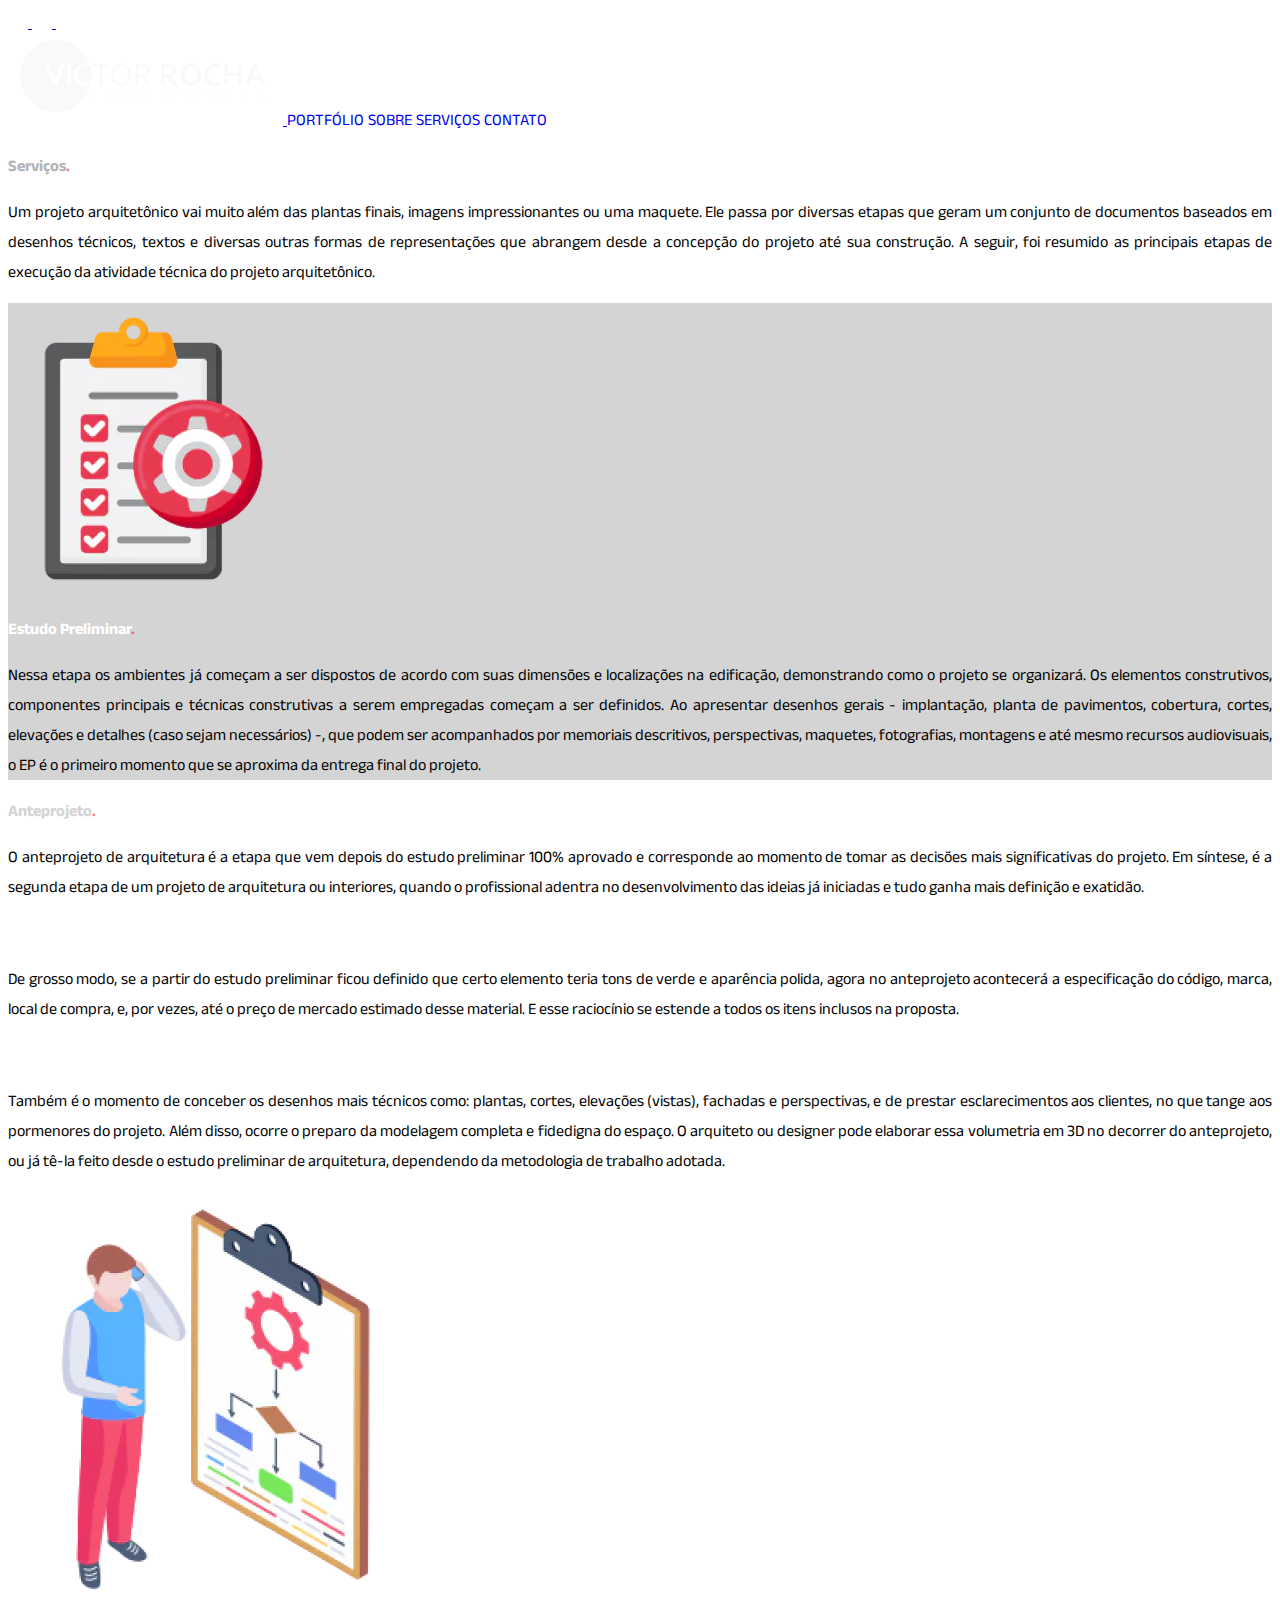
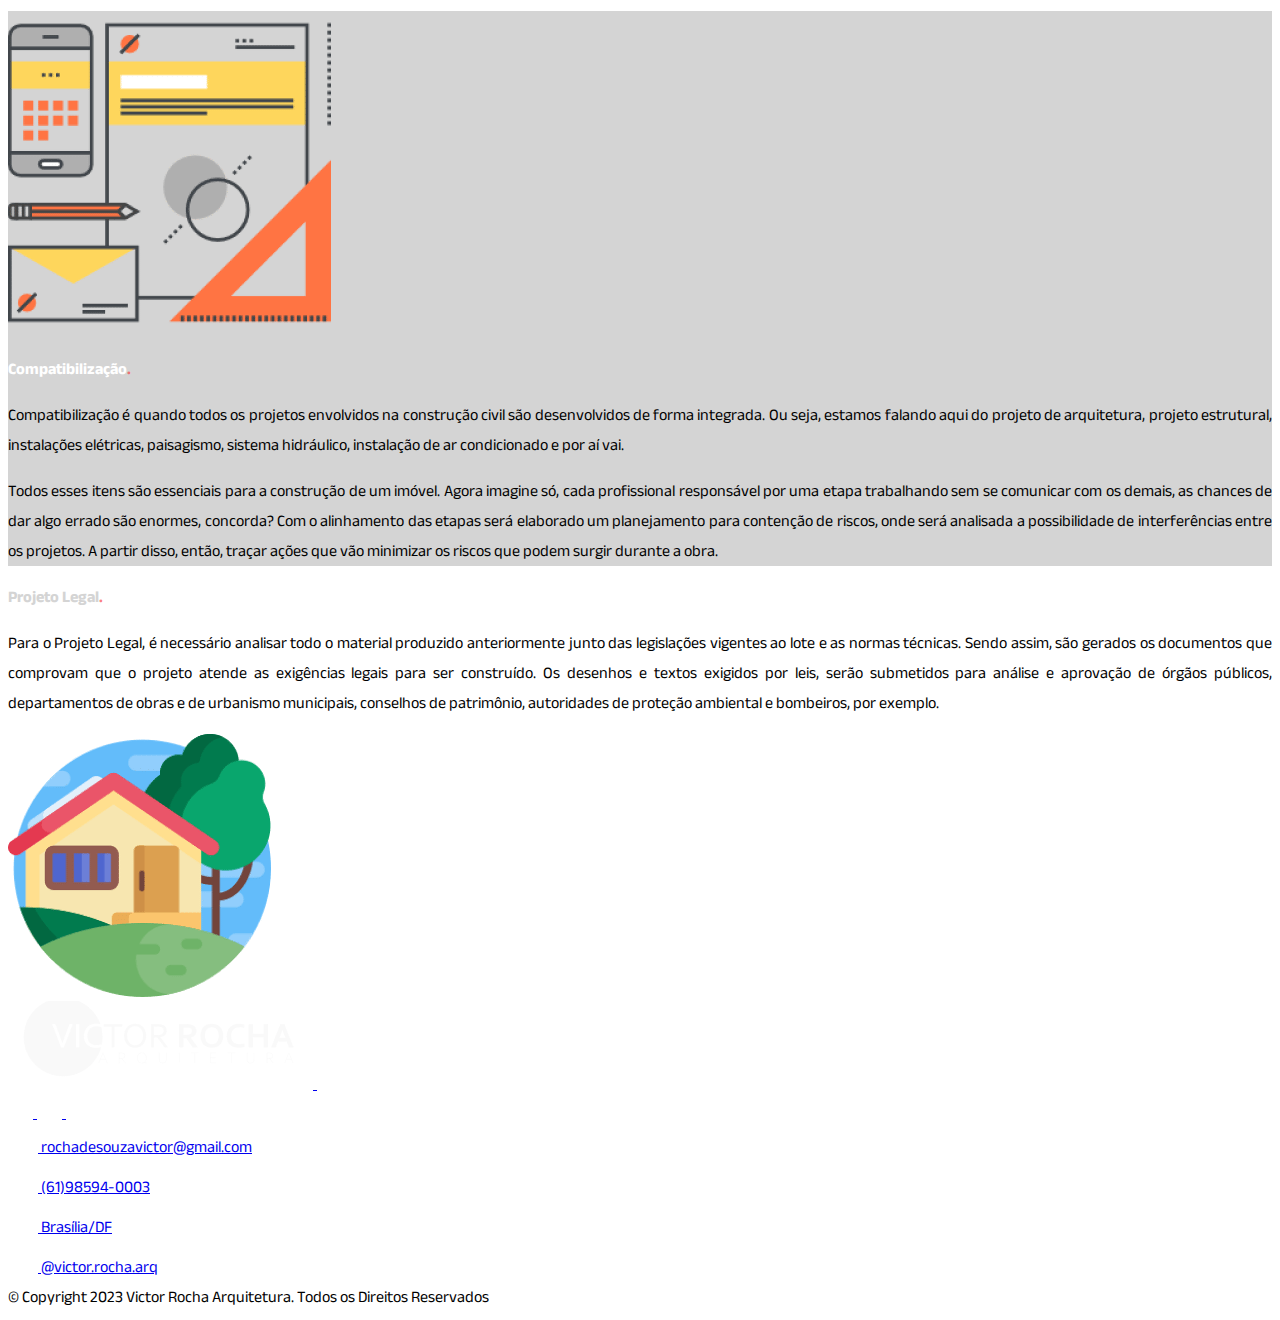
<file: paginas/servicos.html>
<!DOCTYPE html>
<html lang="pt-BR">

<head>
    <meta charset="UTF-8">
    <meta http-equiv="X-UA-Compatible">
    <meta name="viewport" content="width=device-width, initial-scale=1.0">
    <!-- BOOTSTRAP  -->
    <link href="https://cdn.jsdelivr.net/npm/bootstrap@5.3.0-alpha3/dist/css/bootstrap.min.css" rel="stylesheet"
        integrity="sha384-KK94CHFLLe+nY2dmCWGMq91rCGa5gtU4mk92HdvYe+M/SXH301p5ILy+dN9+nJOZ" crossorigin="anonymous">
    <style>
        @import url('https://fonts.googleapis.com/css2?family=Anek+Bangla:wght@700&display=swap');
        /* style="font-family: 'Anek Bangla', sans-serif; font-weight: bold" */
        @import url('https://fonts.googleapis.com/css2?family=Anek+Bangla&display=swap');
        /* style="font-family: 'Anek Bangla', sans-serif" */
    </style>
    <link href="../style.css" rel="stylesheet">
    <title>Serviços | Victor Rocha Arquitetura</title>
</head>

<body>

    <!-- menu01  -->
    <nav class="navbar bg-dark" id="topo">
        <div class="container d-flex justify-content-end">
            <a href="https://wa.me/5561985940003" target="_blank">
                <img src="../public/external/whatsapp_icon2_branco.png" alt="whatsapp" width="20" height="20"
                    class="me-2 hovericon">
            </a>
            <a href="https://www.instagram.com/victor.rsou/" target="_blank">
                <img src="../public/external/instagram_icon2_branco.png" alt="instagram" width="20" height="20"
                    class="me-2 hovericon">
            </a>
            <a href="https://github.com/victorrsou" target="_blank">
                <img src="../public/external/github_icon_branco.png" alt="github" width="20" height="20"
                    class="me-3 hovericon">
            </a>
        </div>
    </nav>

    <!-- menu02  -->
    <nav class="navbar bg-dark p-0">
        <div class="container">
            <a class="navbar-brand" href="../index.html">
                <img src="../public/external/logo.png" alt="Logo" class="d-inline-block align-text-top hoverlogo">
                <a class="navbar-brand text-white fs-4 menuhover" href="./portfolio.html">PORTFÓLIO</a>
                <a class="navbar-brand text-white fs-4 menuhover" href="./sobre.html">SOBRE</a>
                <a class="navbar-brand text-white fs-4 menuhover" href="./servicos.html">SERVIÇOS</a>
                <a class="navbar-brand text-white fs-4 menuhover" href="./contato.html">CONTATO</a>
            </a>
        </div>
    </nav>


    <!-- CONTEUDO -->

    <div class="container text-center pb-4">

        <!-- TITULO -->
        <div class="container pt-4">
            <p class="display-5 text-center"
                style="font-family: 'Anek Bangla', sans-serif; font-weight: bold; color: rgb(181, 181, 181)">
                Serviços<span style="color: rgba(249, 56, 56, 0.646)">.</span></p>
        </div>
        <div class="lh-base" style="text-align: justify; font-family: 'Anek Bangla', sans-serif">
            <p>Um projeto arquitetônico vai muito além das plantas finais, imagens impressionantes ou uma
                maquete. Ele passa por diversas etapas que geram um conjunto de documentos baseados em desenhos
                técnicos, textos e diversas outras formas de representações que abrangem desde a concepção do
                projeto até sua construção. A seguir, foi resumido as principais etapas de execução da atividade
                técnica do projeto arquitetônico.
            </p>
        </div>
    </div>

    <!-- SEGUNDA ABA  -->
    <div class="container text-center pb-0 rounded p-0 shadow-sm abaservicos">
        <div class="row align-items-center">
            <div class="col-md-4">
                <img src="../public/external/icon_01.png" alt="estudo_preliminar" class="img-fluid mx-auto d-block w-50">
            </div>
            <div class="col-md-8 align-items-center">
                <!-- TITULO -->
                <div class="pt-0 pe-5">
                    <p class="display-5 text-start tituloabaservicos"
                        style="font-family: 'Anek Bangla', sans-serif; font-weight: bold; color: rgb(255, 255, 255)">
                        Estudo Preliminar<span style="color: rgba(249, 56, 56, 0.646)">.</span></p>
                </div>
                <div class="lh-base pb-0 pe-4" style="text-align: justify; font-family: 'Anek Bangla', sans-serif">
                    <p>Nessa etapa os ambientes já começam a ser dispostos de acordo com suas dimensões e localizações
                        na edificação, demonstrando como o projeto se organizará. Os elementos construtivos, componentes
                        principais e técnicas construtivas a serem empregadas começam a ser definidos. Ao apresentar
                        desenhos gerais - implantação, planta de pavimentos, cobertura, cortes, elevações e detalhes
                        (caso sejam necessários) -, que podem ser acompanhados por memoriais descritivos, perspectivas,
                        maquetes, fotografias, montagens e até mesmo recursos audiovisuais, o EP é o primeiro momento
                        que se aproxima da entrega final do projeto.
                    </p>
                </div>
            </div>
        </div>
    </div>

    <!-- TERCEIRA ABA  -->
    <div class="container text-center p-4">
        <div class="row align-items-center">
            <div class="col-md-8 align-items-center">
                <!-- TITULO -->
                <div class="pt-0">
                    <p class="display-5 text-start tituloabaservicos ps-4"
                        style="font-family: 'Anek Bangla', sans-serif; font-weight: bold; color: rgb(212, 212, 212)">
                        Anteprojeto<span style="color: rgba(249, 56, 56, 0.646)">.</span></p>
                </div>
                <div class="lh-base pb-0 ps-4" style="text-align: justify; font-family: 'Anek Bangla', sans-serif">
                    <p>O anteprojeto de arquitetura é a etapa que vem depois do estudo preliminar 100% aprovado e
                        corresponde ao momento de tomar as decisões mais significativas do projeto. Em síntese, é a
                        segunda etapa de um projeto de arquitetura ou interiores, quando o profissional adentra no
                        desenvolvimento das ideias já iniciadas e tudo ganha mais definição e exatidão.</p><br>

                    <p> De grosso modo, se a partir do estudo preliminar ficou definido que certo elemento teria tons de
                        verde e aparência polida, agora no anteprojeto acontecerá a especificação do código, marca,
                        local de compra, e, por vezes, até o preço de mercado estimado desse material. E esse raciocínio
                        se estende a todos os itens inclusos na proposta.</p><br>

                    <p> Também é o momento de conceber os desenhos mais técnicos como: plantas, cortes, elevações
                        (vistas), fachadas e perspectivas, e de prestar esclarecimentos aos clientes, no que tange aos
                        pormenores do projeto. Além disso, ocorre o preparo da modelagem completa e fidedigna do espaço.
                        O arquiteto ou designer pode elaborar essa volumetria em 3D no decorrer do anteprojeto, ou já
                        tê-la feito desde o estudo preliminar de arquitetura, dependendo da metodologia de trabalho
                        adotada.
                    </p>
                </div>
            </div>
            <div class="col-md-4">
                <img src="../public/external/icon_02.png" alt="anteprojeto" class="img-fluid d-block mx-auto w-50">
            </div>
        </div>
    </div>

    <!-- QUARTA ABA  -->
    <div class="container text-center pb-0 rounded p-0 shadow-sm abaservicos">
        <div class="row align-items-center">
            <div class="col-md-4">
                <img src="../public/external/icon_03.png" alt="estudo_preliminar" class="img-fluid mx-auto d-block w-50">
            </div>
            <div class="col-md-8 align-items-center position-relative">
                <!-- TITULO -->
                <div class="pt-0 pe-5">
                    <p class="display-5 text-start tituloabaservicos"
                        style="font-family: 'Anek Bangla', sans-serif; font-weight: bold; color: rgb(255, 255, 255)">
                        Compatibilização<span style="color: rgba(249, 56, 56, 0.646)">.</span></p>
                </div>
                <div class="lh-base pb-0 pe-4" style="text-align: justify; font-family: 'Anek Bangla', sans-serif">
                    <p>Compatibilização é quando todos os projetos envolvidos na construção civil são desenvolvidos de
                        forma integrada. Ou seja, estamos falando aqui do projeto de arquitetura, projeto estrutural,
                        instalações elétricas, paisagismo, sistema hidráulico, instalação de ar condicionado e por aí
                        vai.</p>
                    <p>Todos esses itens são essenciais para a construção de um imóvel. Agora imagine só, cada
                        profissional responsável por uma etapa trabalhando sem se comunicar com os demais, as chances de
                        dar algo errado são enormes, concorda? Com o alinhamento das etapas será elaborado um
                        planejamento para contenção de riscos, onde será analisada a possibilidade de interferências
                        entre os projetos. A partir disso, então, traçar ações que vão minimizar os riscos que podem
                        surgir durante a obra.
                    </p>
                </div>
            </div>
        </div>
    </div>

    <!-- QUINTA ABA -->
    <div class="container text-center p-4">
        <div class="row align-items-center">
            <div class="col-md-8 align-items-center">
                <!-- TITULO -->
                <div class="pt-0">
                    <p class="display-5 text-start tituloabaservicos ps-4"
                        style="font-family: 'Anek Bangla', sans-serif; font-weight: bold; color: rgb(212, 212, 212)">
                        Projeto Legal<span style="color: rgba(249, 56, 56, 0.646)">.</span></p>
                </div>
                <div class="lh-base pb-0 ps-4" style="text-align: justify; font-family: 'Anek Bangla', sans-serif">
                    <p>Para o Projeto Legal, é necessário analisar todo o material produzido anteriormente junto das
                        legislações vigentes ao lote e as normas técnicas. Sendo assim, são gerados os documentos que
                        comprovam que o projeto atende as exigências legais para ser construído. Os desenhos e textos
                        exigidos por leis, serão submetidos para análise e aprovação de órgãos públicos, departamentos
                        de obras e de urbanismo municipais, conselhos de patrimônio, autoridades de proteção ambiental e
                        bombeiros, por exemplo.
                    </p>
                </div>
            </div>
            <div class="col-md-4">
                <img src="../public/external/icon_04.png" alt="anteprojeto" class="img-fluid d-block mx-auto w-50">
            </div>
        </div>
    </div>

    <!-- FOOTER -->
    <footer>
        <!-- MENU01FOOTER -->
        <nav class="navbar bg-dark p-0">
            <div class="container">
                <a class="col" href="#">
                    <img src="../public/external/logonegativa 6.png" alt="logo">
                </a>
                <a class="col" href="#topo">
                    <img src="../public/external/setacima_icon.png" alt="setacima" width="35" height="35" class="hovericon">
                </a>
                <div>
                    <a href="https://wa.me/5561985940003" target="_blank">
                        <img src="../public/external/whatsapp_icon2_branco.png" alt="whatsapp" width="25" height="25"
                            class="me-2 hovericon">
                    </a>
                    <a href="https://www.instagram.com/victor.rsou/" target="_blank">
                        <img src="../public/external/instagram_icon2_branco.png" alt="instagram" width="25" height="25"
                            class="me-2 hovericon">
                    </a>
                    <a href="https://github.com/victorrsou" target="_blank">
                        <img src="../public/external/github_icon_branco.png" alt="github" width="25" height="25" class="hovericon">
                    </a>
                </div>
            </div>
        </nav>
        <!-- MENU02FOOTER -->
        <nav class="navbar bg-dark ps-5">
            <div class="container">
                <a class="navbar-brand text-white fs-6" style="font-family: 'Anek Bangla', sans-serif" href="#">
                    <img src="../public/external/email_icon_branco.png" alt="Logo" width="30" height="30"
                        class="d-inline-block align-text-top ms-3 me-2">
                    rochadesouzavictor@gmail.com
                </a>
            </div>
            <div class="container">
                <a class="navbar-brand text-white fs-6" style="font-family: 'Anek Bangla', sans-serif" href="#">
                    <img src="../public/external/whatsapp_icon_branco.png" alt="Logo" width="30" height="30"
                        class="d-inline-block align-text-top ms-3 me-2">
                    (61)98594-0003
                </a>
            </div>
            <div class="container">
                <a class="navbar-brand text-white fs-6" style="font-family: 'Anek Bangla', sans-serif" href="#">
                    <img src="../public/external/localizacao_icon_branco.png" alt="Logo" width="30" height="30"
                        class="d-inline-block align-text-top ms-3 me-2">
                    Brasília/DF
                </a>
            </div>
            <div class="container">
                <a class="navbar-brand text-white fs-6" style="font-family: 'Anek Bangla', sans-serif" href="#">
                    <img src="../public/external/instagram_icon_branco.png" alt="Logo" width="30" height="30"
                        class="d-inline-block align-text-top ms-3 me-2">
                    @victor.rocha.arq
                </a>
            </div>
        </nav>
        <nav class="navbar bg-dark">
            <div class="container d-flex justify-content-center align-items-center">
                <span class="text-white fs-6" style="font-family: 'Anek Bangla', sans-serif">
                    © Copyright 2023 Victor Rocha Arquitetura. Todos os Direitos Reservados
                </span>
            </div>
        </nav>

    </footer>


</body>
<!-- JAVASCRIPT BOOTSTRAP -->
<script src="https://cdn.jsdelivr.net/npm/bootstrap@5.3.0-alpha3/dist/js/bootstrap.bundle.min.js"
    integrity="sha384-ENjdO4Dr2bkBIFxQpeoTz1HIcje39Wm4jDKdf19U8gI4ddQ3GYNS7NTKfAdVQSZe"
    crossorigin="anonymous"></script>

</html>
</file>
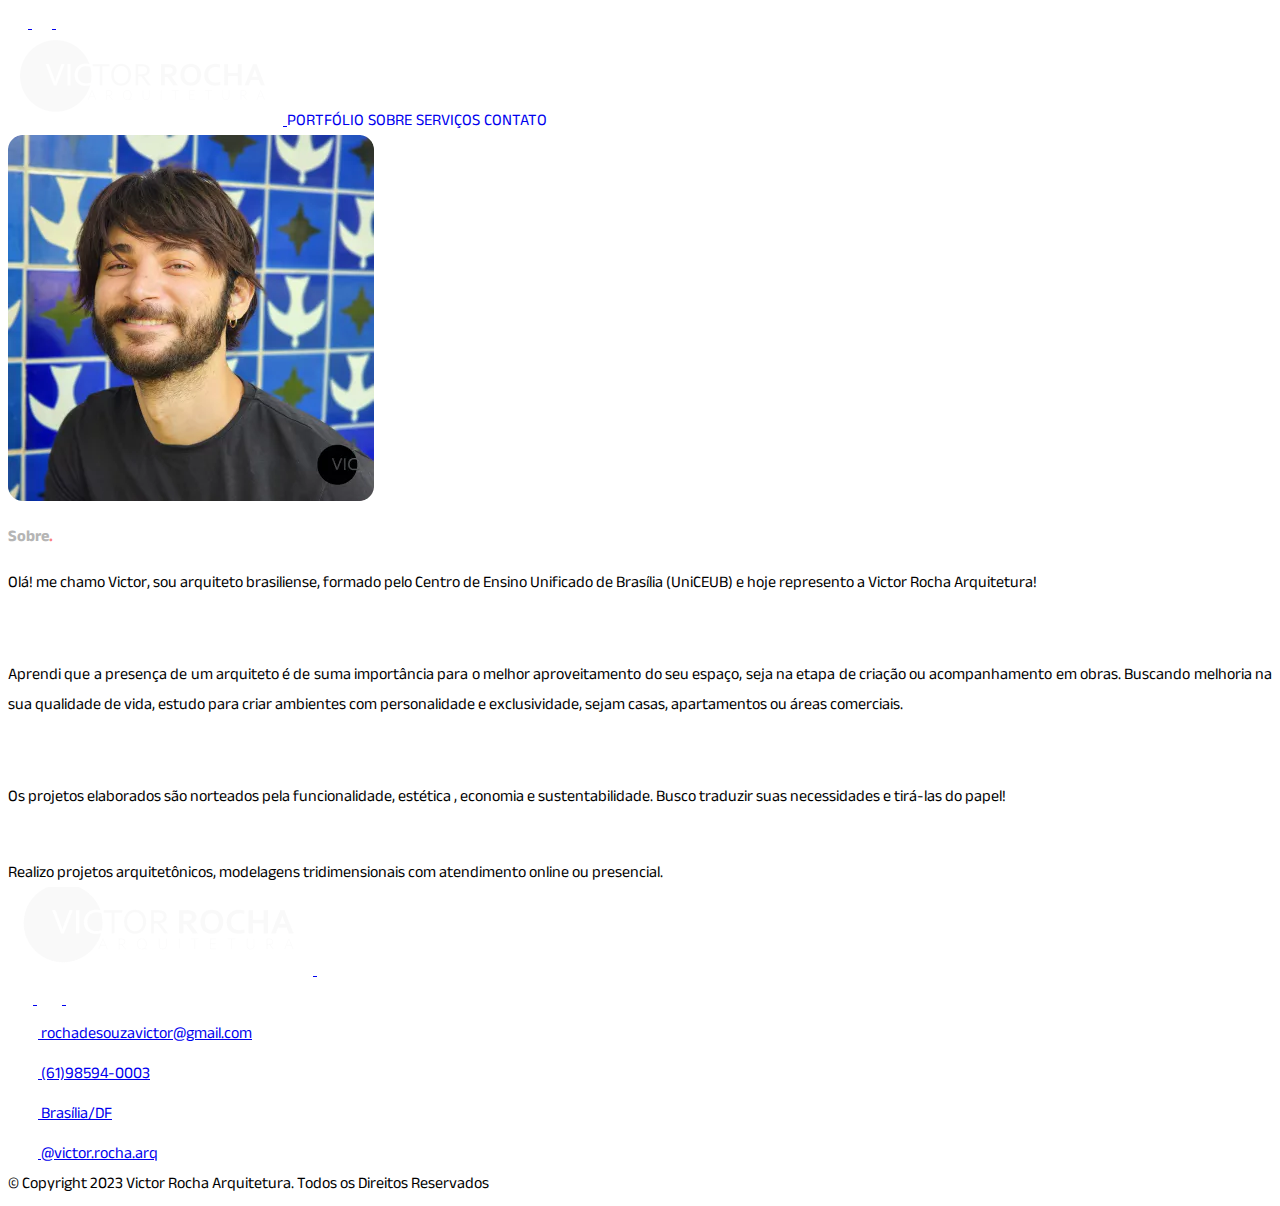
<file: paginas/sobre.html>
<!DOCTYPE html>
<html lang="pt-BR">

<head>
    <meta charset="UTF-8">
    <meta http-equiv="X-UA-Compatible">
    <meta name="viewport" content="width=device-width, initial-scale=1.0">
    <!-- BOOTSTRAP  -->
    <link href="https://cdn.jsdelivr.net/npm/bootstrap@5.3.0-alpha3/dist/css/bootstrap.min.css" rel="stylesheet"
        integrity="sha384-KK94CHFLLe+nY2dmCWGMq91rCGa5gtU4mk92HdvYe+M/SXH301p5ILy+dN9+nJOZ" crossorigin="anonymous">
    <style>
        @import url('https://fonts.googleapis.com/css2?family=Anek+Bangla:wght@700&display=swap');
        /* style="font-family: 'Anek Bangla', sans-serif; font-weight: bold" */
        @import url('https://fonts.googleapis.com/css2?family=Anek+Bangla&display=swap');
        /* style="font-family: 'Anek Bangla', sans-serif" */
    </style>
    <link href="../style.css" rel="stylesheet">
    <title>Sobre | Victor Rocha Arquitetura</title>
</head>

<body>

    <!-- menu01  -->
    <nav class="navbar bg-dark" id="topo">
        <div class="container d-flex justify-content-end">
            <a href="https://wa.me/5561985940003" target="_blank">
                <img src="../public/external/whatsapp_icon2_branco.png" alt="whatsapp" width="20" height="20"
                    class="me-2 hovericon">
            </a>
            <a href="https://www.instagram.com/victor.rsou/" target="_blank">
                <img src="../public/external/instagram_icon2_branco.png" alt="instagram" width="20" height="20"
                    class="me-2 hovericon">
            </a>
            <a href="https://github.com/victorrsou" target="_blank">
                <img src="../public/external/github_icon_branco.png" alt="github" width="20" height="20"
                    class="me-3 hovericon">
            </a>
        </div>
    </nav>

    <!-- menu02  -->
    <nav class="navbar bg-dark p-0">
        <div class="container">
            <a class="navbar-brand" href="../index.html">
                <img src="../public/external/logo.png" alt="Logo" class="d-inline-block align-text-top hoverlogo">
                <a class="navbar-brand text-white fs-4 menuhover" href="./portfolio.html">PORTFÓLIO</a>
                <a class="navbar-brand text-white fs-4 menuhover" href="./sobre.html">SOBRE</a>
                <a class="navbar-brand text-white fs-4 menuhover" href="./servicos.html">SERVIÇOS</a>
                <a class="navbar-brand text-white fs-4 menuhover" href="./contato.html">CONTATO</a>
            </a>
        </div>
    </nav>


    <!-- CONTEUDO -->

    <div class="container text-center pb-5">
        <div class="row align-items-center">
            <div class="col-md-5">
                <img src="../public/external/apresentacao.png" alt="apresentacao" class="img-fluid mx-auto d-block">
            </div>
            <div class="col-md-7 align-items-start">
                <!-- TITULO -->
                <div class="container pt-4">
                    <p class="display-5 text-start"
                        style="font-family: 'Anek Bangla', sans-serif; font-weight: bold; color: rgb(181, 181, 181)">
                        Sobre<span style="color: rgba(249, 56, 56, 0.646)">.</span></p>
                </div>
                <div class="lh-base" style="text-align: justify; font-family: 'Anek Bangla', sans-serif">
                    <p>Olá! me chamo Victor, sou arquiteto brasiliense, formado pelo Centro de Ensino Unificado de
                        Brasília
                        (UniCEUB) e
                        hoje represento a Victor Rocha Arquitetura!</p><br>

                    <p>Aprendi que a presença de um arquiteto é de suma importância para o melhor aproveitamento do seu
                        espaço,
                        seja
                        na
                        etapa de criação ou acompanhamento em obras. Buscando melhoria na sua qualidade de vida, estudo
                        para criar
                        ambientes com personalidade e exclusividade, sejam casas, apartamentos ou áreas comerciais.</p>
                    <br>

                    <p>Os projetos elaborados são norteados pela funcionalidade, estética , economia e sustentabilidade.
                        Busco
                        traduzir
                        suas necessidades e tirá-las do papel!</p><br>

                    Realizo projetos arquitetônicos, modelagens tridimensionais com atendimento online ou presencial.
                </div>
            </div>
        </div>
    </div>

    <!-- FOOTER -->
    <footer>
        <!-- MENU01FOOTER -->
        <nav class="navbar bg-dark p-0">
            <div class="container">
                <a class="col" href="#">
                    <img src="../public/external/logonegativa 6.png" alt="logo">
                </a>
                <a class="col" href="#topo">
                    <img src="../public/external/setacima_icon.png" alt="setacima" width="35" height="35"
                        class="hovericon">
                </a>
                <div>
                    <a href="https://wa.me/5561985940003" target="_blank">
                        <img src="../public/external/whatsapp_icon2_branco.png" alt="whatsapp" width="25" height="25"
                            class="me-2 hovericon">
                    </a>
                    <a href="https://www.instagram.com/victor.rsou/" target="_blank">
                        <img src="../public/external/instagram_icon2_branco.png" alt="instagram" width="25" height="25"
                            class="me-2 hovericon">
                    </a>
                    <a href="https://github.com/victorrsou" target="_blank">
                        <img src="../public/external/github_icon_branco.png" alt="github" width="25" height="25"
                            class="hovericon">
                    </a>
                </div>
            </div>
        </nav>
        <!-- MENU02FOOTER -->
        <nav class="navbar bg-dark ps-5">
            <div class="container">
                <a class="navbar-brand text-white fs-6" style="font-family: 'Anek Bangla', sans-serif" href="#">
                    <img src="../public/external/email_icon_branco.png" alt="Logo" width="30" height="30"
                        class="d-inline-block align-text-top ms-3 me-2">
                    rochadesouzavictor@gmail.com
                </a>
            </div>
            <div class="container">
                <a class="navbar-brand text-white fs-6" style="font-family: 'Anek Bangla', sans-serif" href="#">
                    <img src="../public/external/whatsapp_icon_branco.png" alt="Logo" width="30" height="30"
                        class="d-inline-block align-text-top ms-3 me-2">
                    (61)98594-0003
                </a>
            </div>
            <div class="container">
                <a class="navbar-brand text-white fs-6" style="font-family: 'Anek Bangla', sans-serif" href="#">
                    <img src="../public/external/localizacao_icon_branco.png" alt="Logo" width="30" height="30"
                        class="d-inline-block align-text-top ms-3 me-2">
                    Brasília/DF
                </a>
            </div>
            <div class="container">
                <a class="navbar-brand text-white fs-6" style="font-family: 'Anek Bangla', sans-serif" href="#">
                    <img src="../public/external/instagram_icon_branco.png" alt="Logo" width="30" height="30"
                        class="d-inline-block align-text-top ms-3 me-2">
                    @victor.rocha.arq
                </a>
            </div>
        </nav>
        <nav class="navbar bg-dark">
            <div class="container d-flex justify-content-center align-items-center">
                <span class="text-white fs-6" style="font-family: 'Anek Bangla', sans-serif">
                    © Copyright 2023 Victor Rocha Arquitetura. Todos os Direitos Reservados
                </span>
            </div>
        </nav>

    </footer>



</body>
<!-- JAVASCRIPT BOOTSTRAP -->
<script src="https://cdn.jsdelivr.net/npm/bootstrap@5.3.0-alpha3/dist/js/bootstrap.bundle.min.js"
    integrity="sha384-ENjdO4Dr2bkBIFxQpeoTz1HIcje39Wm4jDKdf19U8gI4ddQ3GYNS7NTKfAdVQSZe"
    crossorigin="anonymous"></script>

</html>
</file>
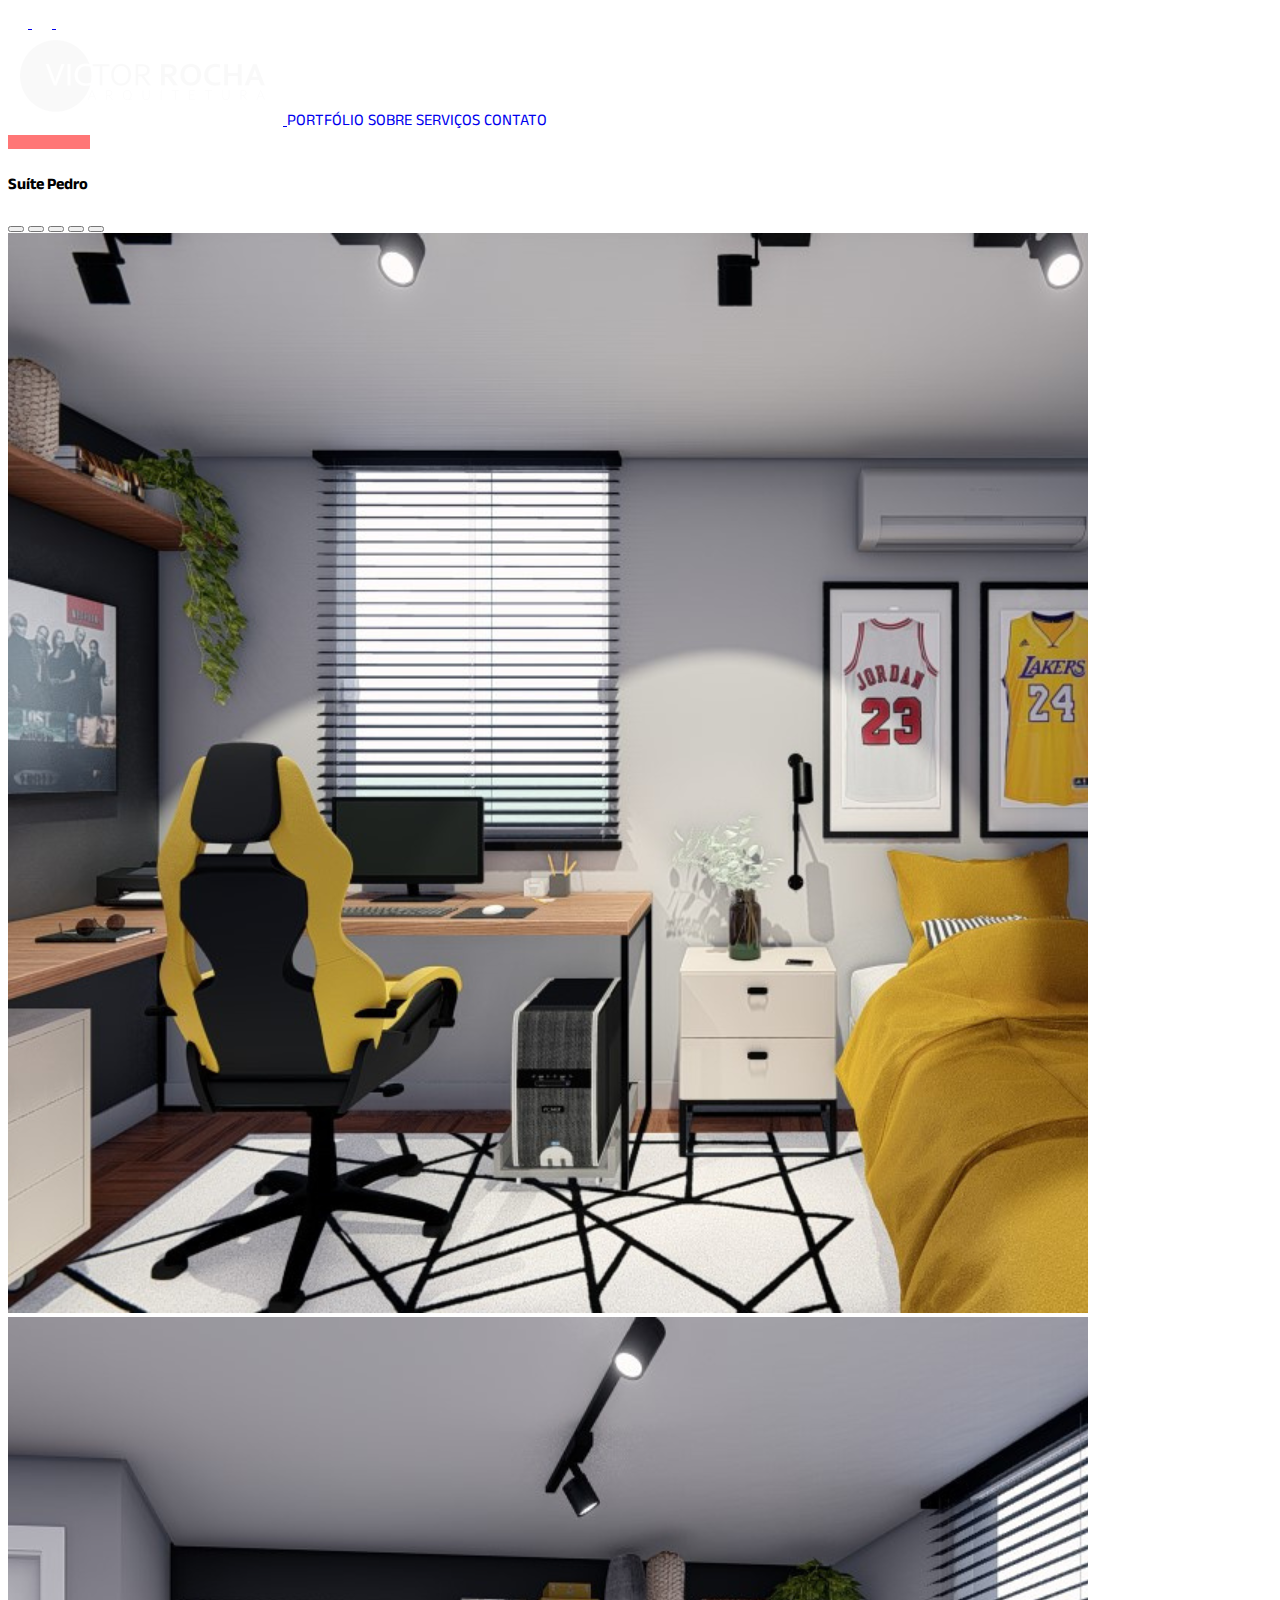
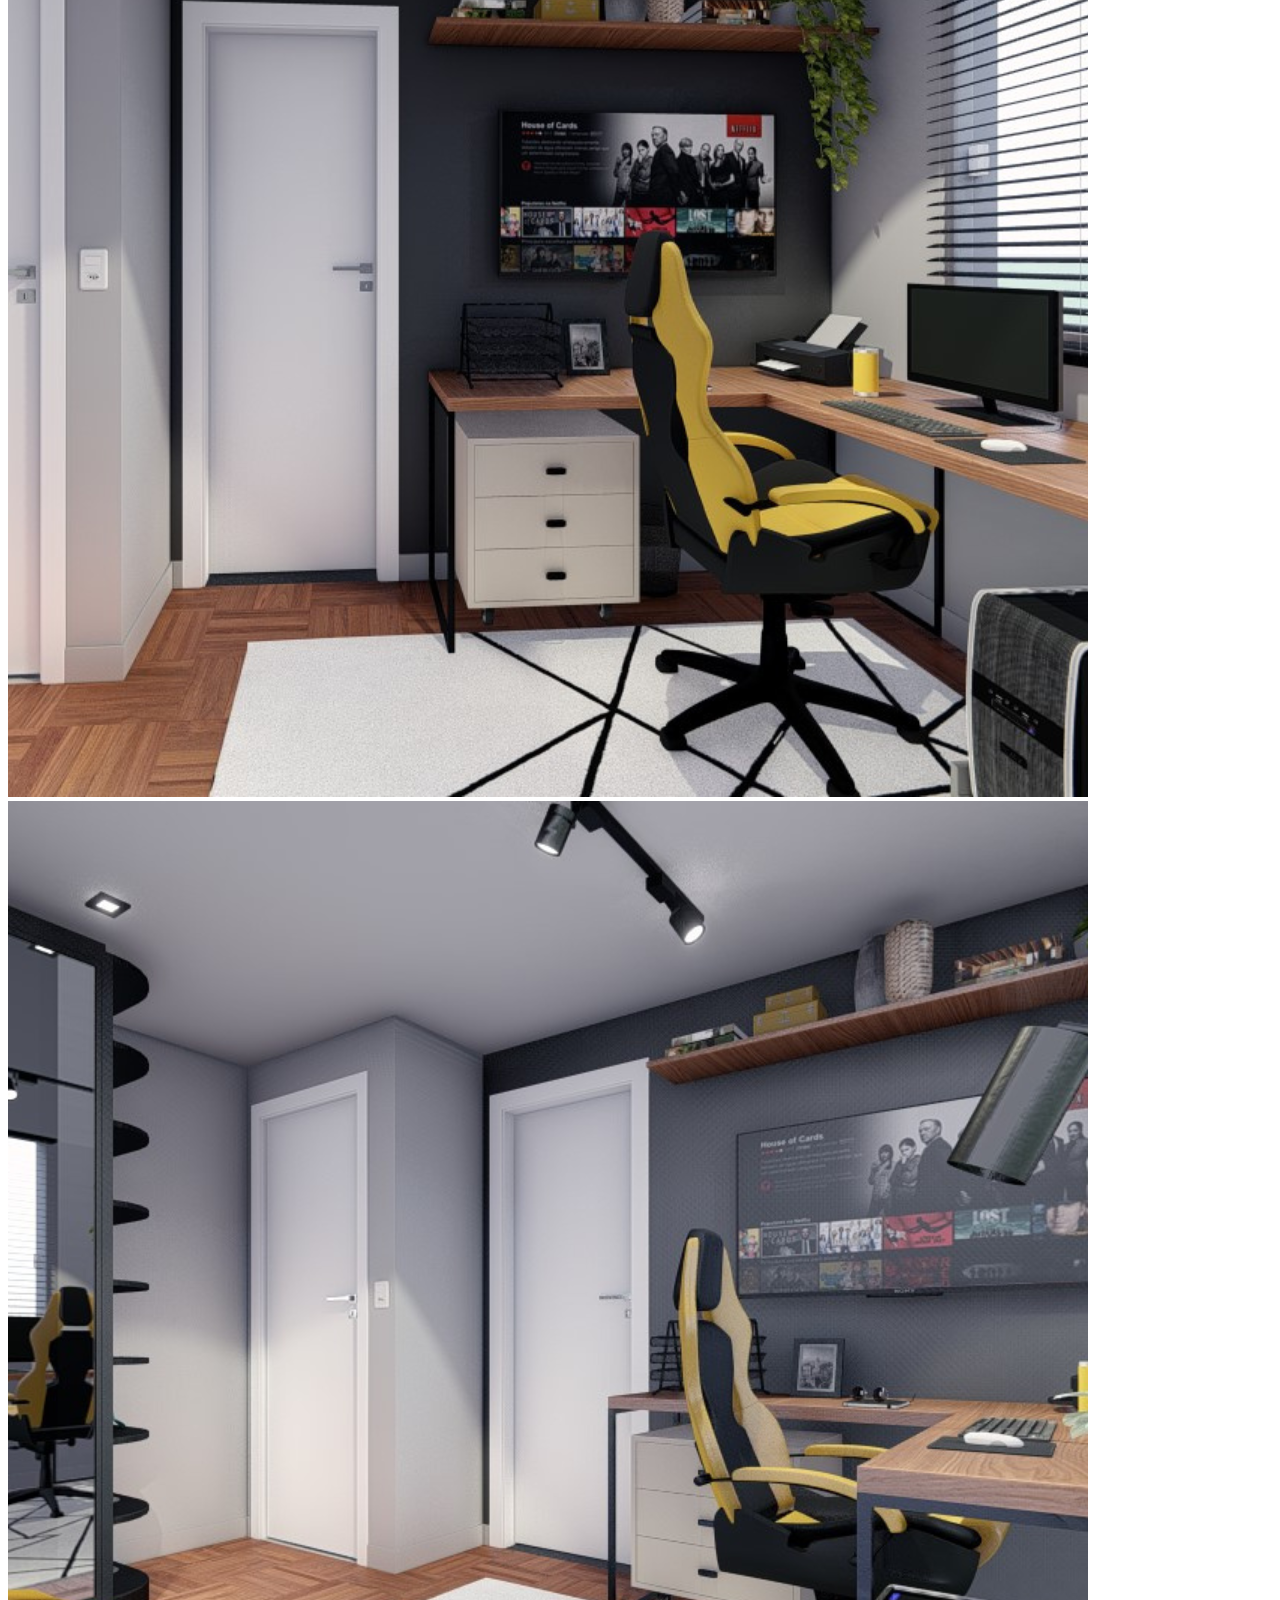
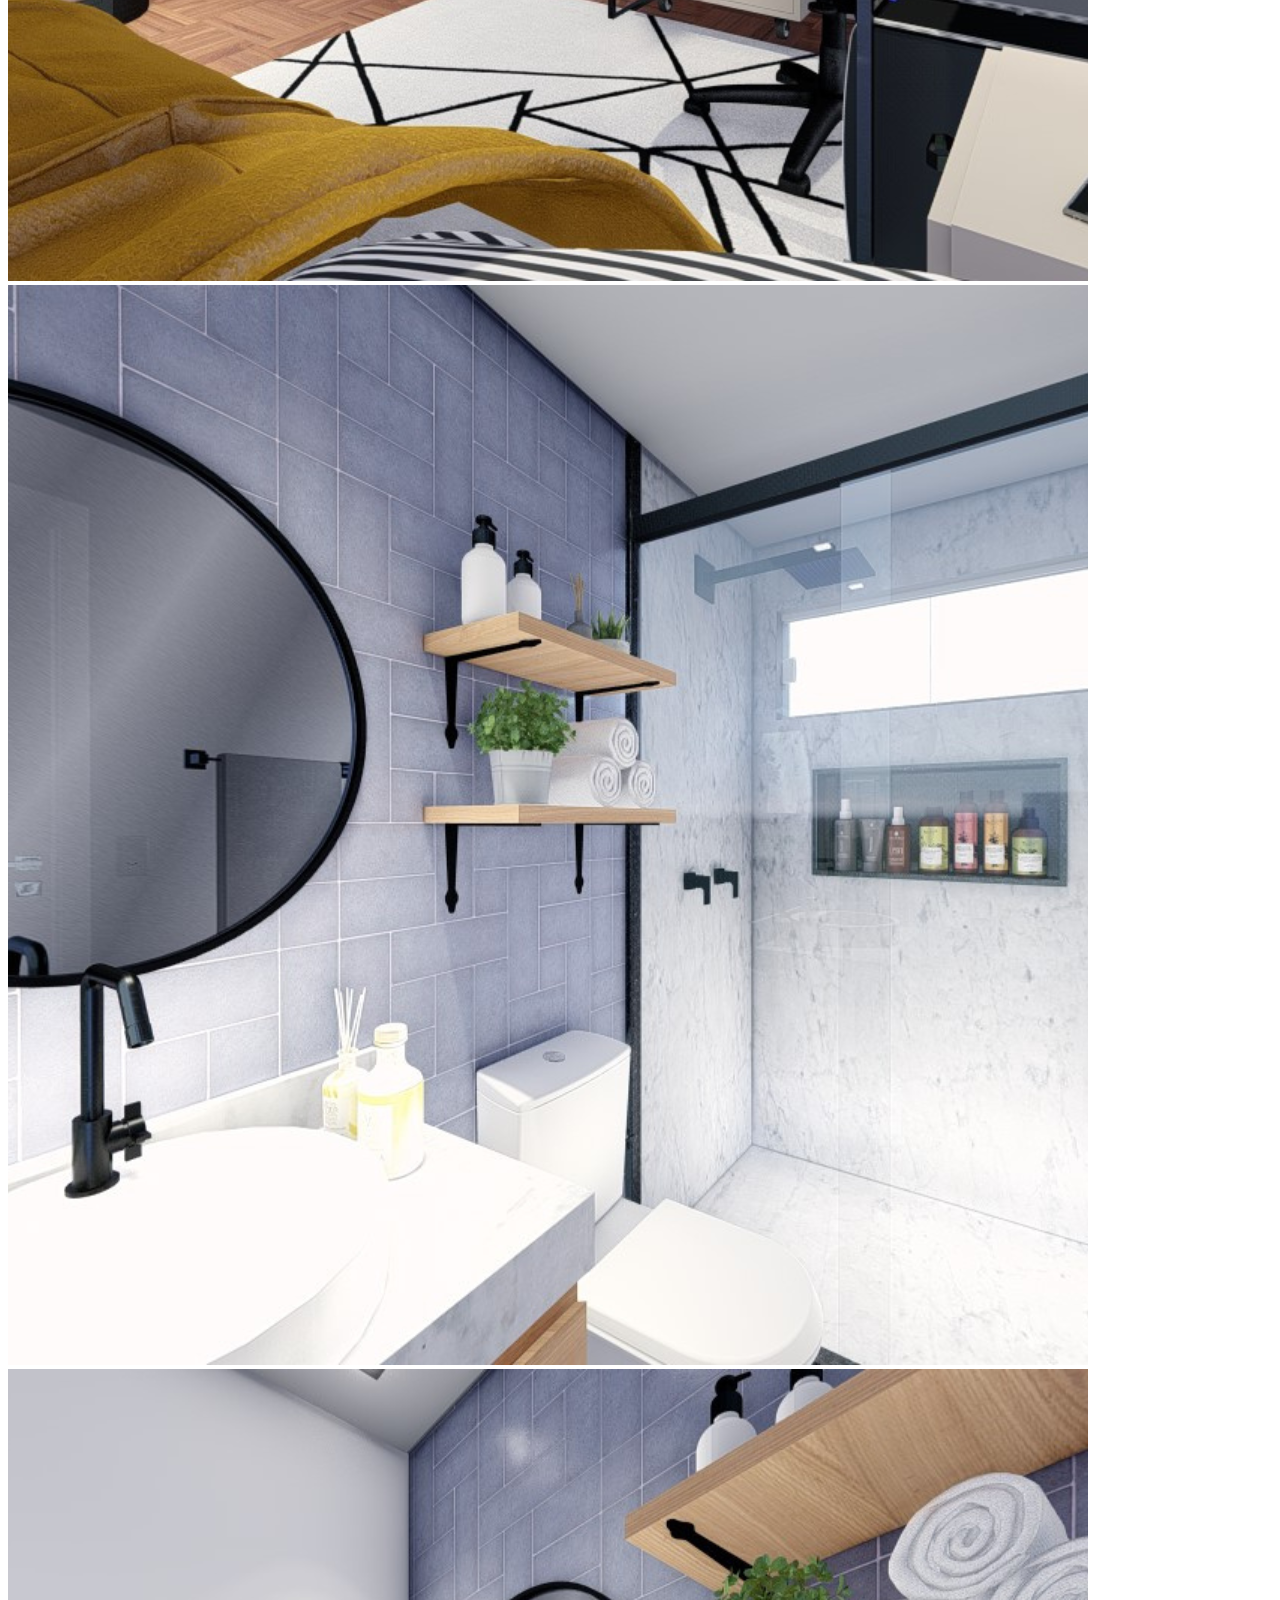
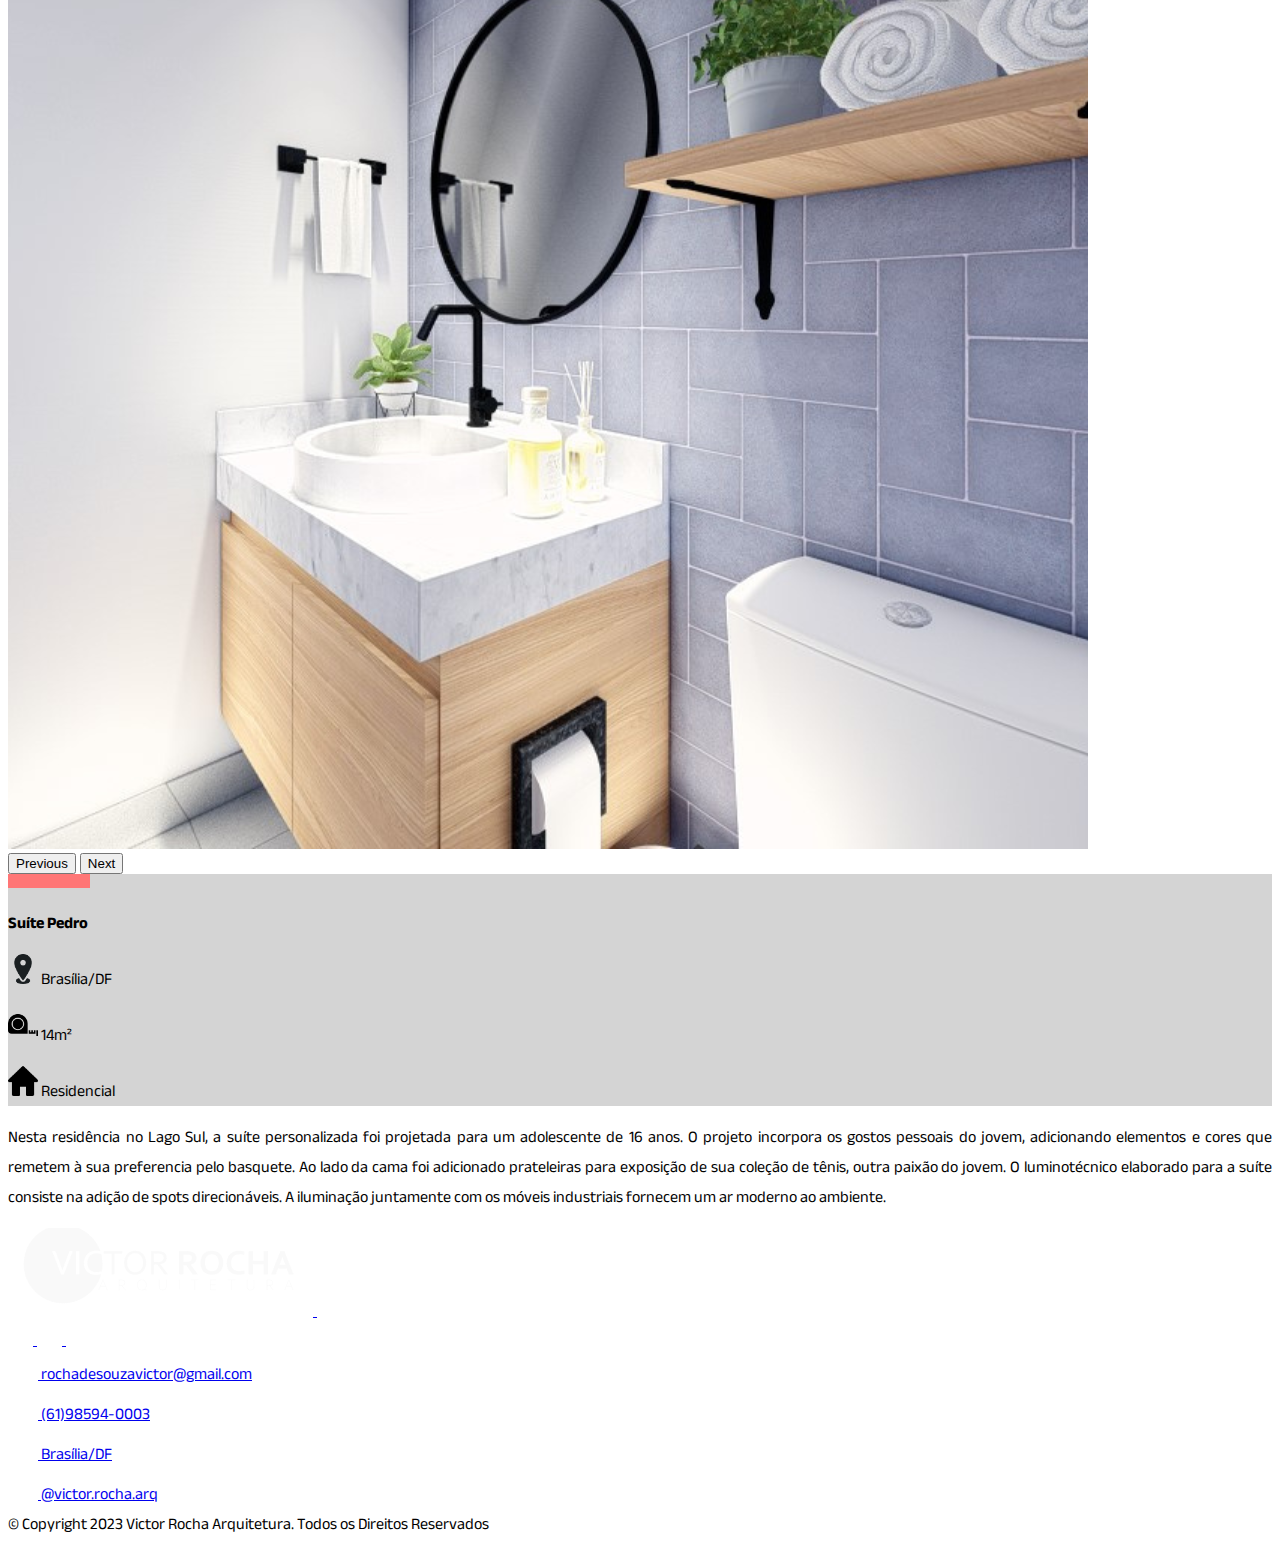
<file: paginas/suite_pedro.html>
<!DOCTYPE html>
<html lang="pt-BR">

<head>
    <meta charset="UTF-8">
    <meta http-equiv="X-UA-Compatible">
    <meta name="viewport" content="width=device-width, initial-scale=1.0">
    <!-- BOOTSTRAP  -->
    <link href="https://cdn.jsdelivr.net/npm/bootstrap@5.3.0-alpha3/dist/css/bootstrap.min.css" rel="stylesheet"
        integrity="sha384-KK94CHFLLe+nY2dmCWGMq91rCGa5gtU4mk92HdvYe+M/SXH301p5ILy+dN9+nJOZ" crossorigin="anonymous">
    <style>
        @import url('https://fonts.googleapis.com/css2?family=Anek+Bangla:wght@700&display=swap');
        /* style="font-family: 'Anek Bangla', sans-serif; font-weight: bold" */
        @import url('https://fonts.googleapis.com/css2?family=Anek+Bangla&display=swap');
        /* style="font-family: 'Anek Bangla', sans-serif" */
    </style>
    <link href="../style.css" rel="stylesheet">
    <title>Suíte Pedro | Victor Rocha Arquitetura</title>
</head>

<body>

    <!-- menu01  -->
    <nav class="navbar bg-dark" id="topo">
        <div class="container d-flex justify-content-end">
            <a href="https://wa.me/5561985940003" target="_blank">
                <img src="../public/external/whatsapp_icon2_branco.png" alt="whatsapp" width="20" height="20"
                    class="me-2 hovericon">
            </a>
            <a href="https://www.instagram.com/victor.rsou/" target="_blank">
                <img src="../public/external/instagram_icon2_branco.png" alt="instagram" width="20" height="20"
                    class="me-2 hovericon">
            </a>
            <a href="https://github.com/victorrsou" target="_blank">
                <img src="../public/external/github_icon_branco.png" alt="github" width="20" height="20"
                    class="me-3 hovericon">
            </a>
        </div>
    </nav>

    <!-- menu02  -->
    <nav class="navbar bg-dark p-0">
        <div class="container">
            <a class="navbar-brand" href="../index.html">
                <img src="../public/external/logo.png" alt="Logo" class="d-inline-block align-text-top hoverlogo">
                <a class="navbar-brand text-white fs-4 menuhover" href="./portfolio.html">PORTFÓLIO</a>
                <a class="navbar-brand text-white fs-4 menuhover" href="./sobre.html">SOBRE</a>
                <a class="navbar-brand text-white fs-4 menuhover" href="./servicos.html">SERVIÇOS</a>
                <a class="navbar-brand text-white fs-4 menuhover" href="./contato.html">CONTATO</a>
            </a>
        </div>
    </nav>

    <!-- CONTEUDO -->

    <div class="container text-end pt-4 w-50 pe-0 mb-0">

        <!-- TITULO -->
        <div class="align-items-end">
            <img src="../public/external/Rectangle 5.png" alt="retangulo" class="mx-auto">

            <p class="display-6 text-end" style="font-family: 'Anek Bangla', sans-serif; font-weight: bold;">
                Suíte Pedro</p>
        </div>
    </div>

    <!-- CARROSSEL -->
    <div id="carouselExampleIndicators" class="carousel slide w-50 mx-auto">
        <div class="carousel-indicators">
            <button type="button" data-bs-target="#carouselExampleIndicators" data-bs-slide-to="0" class="active"
                aria-current="true" aria-label="Slide 1"></button>
            <button type="button" data-bs-target="#carouselExampleIndicators" data-bs-slide-to="1"
                aria-label="Slide 2"></button>
            <button type="button" data-bs-target="#carouselExampleIndicators" data-bs-slide-to="2"
                aria-label="Slide 3"></button>
            <button type="button" data-bs-target="#carouselExampleIndicators" data-bs-slide-to="3"
                aria-label="Slide 4"></button>
            <button type="button" data-bs-target="#carouselExampleIndicators" data-bs-slide-to="4"
                aria-label="Slide 5"></button>

        </div>
        <div class="carousel-inner rounded">
            <div class="carousel-item active">
                <img src="../public/suitepedro/1.png" class="d-block w-100" alt="escritorio_marte1">
            </div>
            <div class="carousel-item">
                <img src="../public/suitepedro/2.png" class="d-block w-100" alt="escritorio_marte2">
            </div>
            <div class="carousel-item">
                <img src="../public/suitepedro/3.png" class="d-block w-100" alt="escritorio_marte3">
            </div>
            <div class="carousel-item">
                <img src="../public/suitepedro/4.png" class="d-block w-100" alt="escritorio_marte4">
            </div>
            <div class="carousel-item">
                <img src="../public/suitepedro/5.png" class="d-block w-100" alt="escritorio_marte5">
            </div>
        </div>
        <button class="carousel-control-prev" type="button" data-bs-target="#carouselExampleIndicators"
            data-bs-slide="prev">
            <span class="carousel-control-prev-icon" aria-hidden="true"></span>
            <span class="visually-hidden">Previous</span>
        </button>
        <button class="carousel-control-next" type="button" data-bs-target="#carouselExampleIndicators"
            data-bs-slide="next">
            <span class="carousel-control-next-icon" aria-hidden="true"></span>
            <span class="visually-hidden">Next</span>
        </button>
    </div>

    <!-- CARTAO LATERAL PROJETO  -->
    <div class="container row mx-auto mt-4 mb-4">
        <div class="col-md-6 abaservicos rounded">
            <img src="../public/external/Rectangle 5.png" alt="retangulo" class="mx-auto mt-3 ms-3">

            <p class="display-6 text-start ms-3" style="font-family: 'Anek Bangla', sans-serif; font-weight: bold;">
                Suíte Pedro</p>
            <div class="container-fluid row pb-2">
                <div class="col-md-3">
                    <p class="mb-2 text-secondary" style="font-family: 'Anek Bangla', sans-serif">
                        <img src="../public/external/localizacao_icon_preto.png" alt="Logo" width="30" height="30"
                            class="me-0">
                        Brasília/DF
                    </p>
                </div>
                <div class="col-md-3">
                    <p class="mb-2 text-secondary" style="font-family: 'Anek Bangla', sans-serif">
                        <img src="../public/external/medida_icon.png" alt="Logo" width="30" height="30" class="me-0">
                        14m²
                    </p>
                </div>
                <div class="col-md-3">
                    <p class="mb-2 text-secondary" style="font-family: 'Anek Bangla', sans-serif">
                        <img src="../public/external/casa_icon.png" alt="Logo" width="30" height="30" class="me-0">
                        Residencial
                    </p>
                </div>
            </div>
        </div>
    </div>

    <!-- TEXTO PROJETO  -->
    <div class=" container w-75 pb-4 lh-lg" style="text-align: justify; font-family: 'Anek Bangla', sans-serif">
        <p>
            Nesta residência no Lago Sul, a suíte personalizada foi projetada para um adolescente de 16 anos. O projeto
            incorpora os gostos pessoais do jovem, adicionando elementos e cores que remetem à sua preferencia pelo
            basquete. Ao lado da cama foi adicionado prateleiras para exposição de sua coleção de tênis, outra paixão do
            jovem. O luminotécnico elaborado para a suíte consiste na adição de spots direcionáveis. A iluminação
            juntamente com os móveis industriais fornecem um ar moderno ao ambiente.
        </p>
    </div>
    <!-- FOOTER -->
    <footer>
        <!-- MENU01FOOTER -->
        <nav class="navbar bg-dark p-0">
            <div class="container">
                <a class="col" href="#">
                    <img src="../public/external/logonegativa 6.png" alt="logo">
                </a>
                <a class="col" href="#topo">
                    <img src="../public/external/setacima_icon.png" alt="setacima" width="35" height="35" class="hovericon">
                </a>
                <div>
                    <a href="https://wa.me/5561985940003" target="_blank">
                        <img src="../public/external/whatsapp_icon2_branco.png" alt="whatsapp" width="25" height="25"
                            class="me-2 hovericon">
                    </a>
                    <a href="https://www.instagram.com/victor.rsou/" target="_blank">
                        <img src="../public/external/instagram_icon2_branco.png" alt="instagram" width="25" height="25"
                            class="me-2 hovericon">
                    </a>
                    <a href="https://github.com/victorrsou" target="_blank">
                        <img src="../public/external/github_icon_branco.png" alt="github" width="25" height="25" class="hovericon">
                    </a>
                </div>
            </div>
        </nav>
        <!-- MENU02FOOTER -->
        <nav class="navbar bg-dark ps-5">
            <div class="container">
                <a class="navbar-brand text-white fs-6" style="font-family: 'Anek Bangla', sans-serif" href="#">
                    <img src="../public/external/email_icon_branco.png" alt="Logo" width="30" height="30"
                        class="d-inline-block align-text-top ms-3 me-2">
                    rochadesouzavictor@gmail.com
                </a>
            </div>
            <div class="container">
                <a class="navbar-brand text-white fs-6" style="font-family: 'Anek Bangla', sans-serif" href="#">
                    <img src="../public/external/whatsapp_icon_branco.png" alt="Logo" width="30" height="30"
                        class="d-inline-block align-text-top ms-3 me-2">
                    (61)98594-0003
                </a>
            </div>
            <div class="container">
                <a class="navbar-brand text-white fs-6" style="font-family: 'Anek Bangla', sans-serif" href="#">
                    <img src="../public/external/localizacao_icon_branco.png" alt="Logo" width="30" height="30"
                        class="d-inline-block align-text-top ms-3 me-2">
                    Brasília/DF
                </a>
            </div>
            <div class="container">
                <a class="navbar-brand text-white fs-6" style="font-family: 'Anek Bangla', sans-serif" href="#">
                    <img src="../public/external/instagram_icon_branco.png" alt="Logo" width="30" height="30"
                        class="d-inline-block align-text-top ms-3 me-2">
                    @victor.rocha.arq
                </a>
            </div>
        </nav>
        <nav class="navbar bg-dark">
            <div class="container d-flex justify-content-center align-items-center">
                <span class="text-white fs-6" style="font-family: 'Anek Bangla', sans-serif">
                    © Copyright 2023 Victor Rocha Arquitetura. Todos os Direitos Reservados
                </span>
            </div>
        </nav>

    </footer>



</body>
<!-- JAVASCRIPT BOOTSTRAP -->
<script src="https://cdn.jsdelivr.net/npm/bootstrap@5.3.0-alpha3/dist/js/bootstrap.bundle.min.js"
    integrity="sha384-ENjdO4Dr2bkBIFxQpeoTz1HIcje39Wm4jDKdf19U8gI4ddQ3GYNS7NTKfAdVQSZe"
    crossorigin="anonymous"></script>

</html>
</file>
<file: style.css>
*:before,
*:after{
    padding: 0;
    margin: 0;
    box-sizing: border-box;
}

.menuhover{
    position: relative;
    text-decoration: none;
    font-family: 'Anek Bangla', sans-serif
}
.menuhover:after{
    content: "";
    position: absolute;
    background-color: rgb(255, 127, 127);
    height: 3px;
    width: 0;
    left: 0;
    bottom: 7px;
    transition: 0.3s;
}
.menuhover:hover:after{
    width: 100%;
}

.abaservicos{
    background-color: rgb(212, 212, 212);
}

.btn-danger {
    --bs-btn-color: #fff;
    --bs-btn-bg: #ff5a6b;
    --bs-btn-border-color: #ff5a6b;
    --bs-btn-hover-color: #fff;
    --bs-btn-hover-bg: #e95160;
    --bs-btn-hover-border-color: #e95160;
    --bs-btn-focus-shadow-rgb: 225, 83, 97;
    --bs-btn-active-color: #fff;
    --bs-btn-active-bg: #cc4754;
    --bs-btn-active-border-color: #b6434e;
    --bs-btn-active-shadow: inset 0 3px 5px rgba(0, 0, 0, 0.125);
    --bs-btn-disabled-color: #fff;
    --bs-btn-disabled-bg: #ff5a6b;
    --bs-btn-disabled-border-color: #ff5a6b;
}

.hoverlogo:hover {
    transform: scale(105%);
    transition: 700ms;
}
.hovericon:hover {
    transform: scale(115%);
    transition: 400ms;
}

.hoverimagem:hover {
    opacity: 0.7;
    transition: 400ms;
}
</file>
